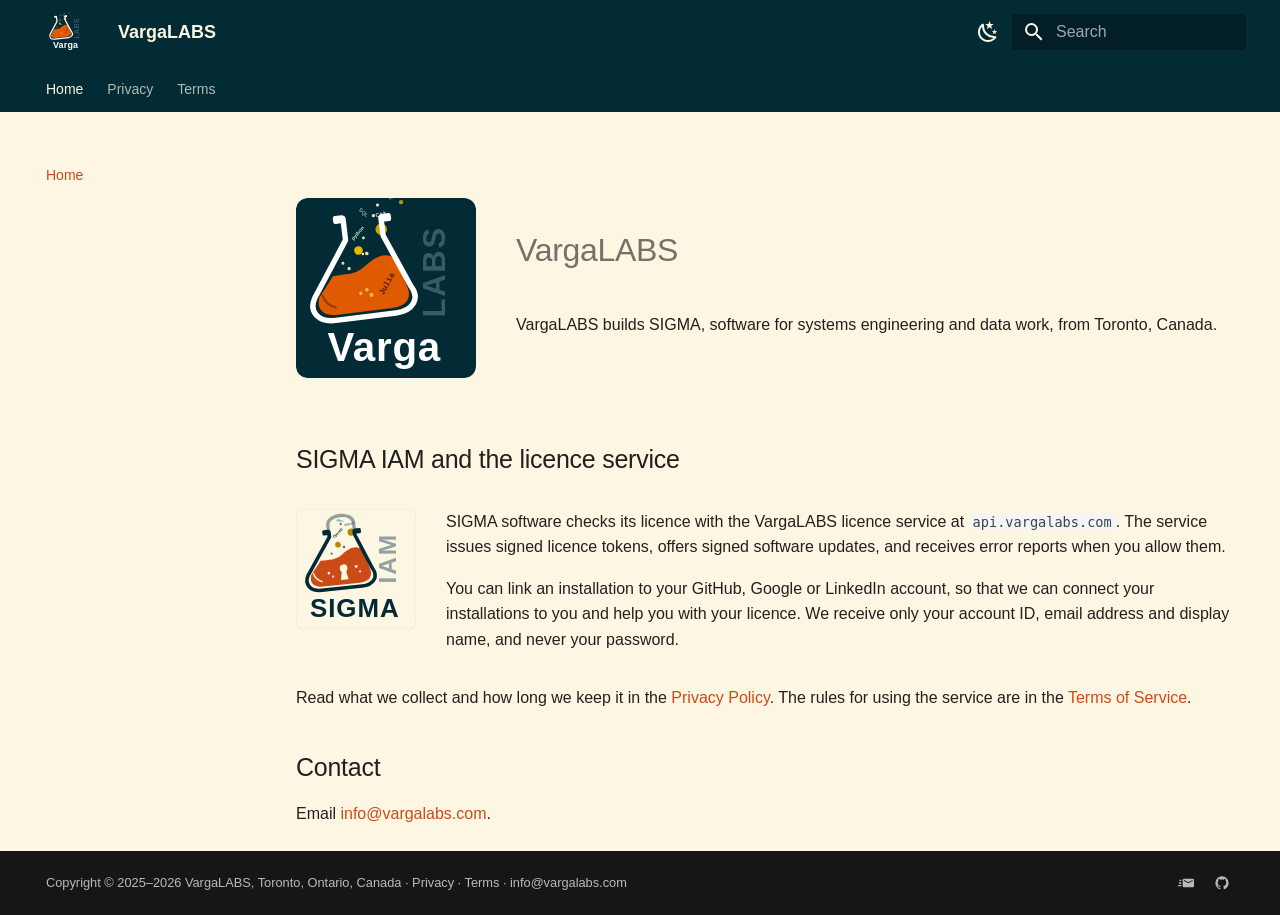
<file: index.html>
<!doctype html>
<html lang="en" class="no-js">
  <head>
    
      <meta charset="utf-8">
      <meta name="viewport" content="width=device-width,initial-scale=1">
      
        <meta name="description" content="SIGMA software and licence service by VargaLABS, Toronto, Canada">
      
      
        <meta name="author" content="VargaLABS">
      
      
        <link rel="canonical" href="https://vargalabs.com/">
      
      
      
        <link rel="next" href="privacy/">
      
      
      <link rel="icon" href="assets/favicon.png">
      <meta name="generator" content="mkdocs-1.6.1, mkdocs-material-9.6.18">
    
    
      
        <title>VargaLABS - VargaLABS</title>
      
    
    
      <link rel="stylesheet" href="assets/stylesheets/main.7e37652d.min.css">
      
        
        <link rel="stylesheet" href="assets/stylesheets/palette.06af60db.min.css">
      
      


    
    
      
    
    
      
    
    
      <link rel="stylesheet" href="styles/site.css">
    
    <script>__md_scope=new URL(".",location),__md_hash=e=>[...e].reduce(((e,_)=>(e<<5)-e+_.charCodeAt(0)),0),__md_get=(e,_=localStorage,t=__md_scope)=>JSON.parse(_.getItem(t.pathname+"."+e)),__md_set=(e,_,t=localStorage,a=__md_scope)=>{try{t.setItem(a.pathname+"."+e,JSON.stringify(_))}catch(e){}}</script>
    
      

    
    
    
  </head>
  
  
    
    
      
    
    
    
    
    <body dir="ltr" data-md-color-scheme="default" data-md-color-primary="custom" data-md-color-accent="custom">
  
    
    <input class="md-toggle" data-md-toggle="drawer" type="checkbox" id="__drawer" autocomplete="off">
    <input class="md-toggle" data-md-toggle="search" type="checkbox" id="__search" autocomplete="off">
    <label class="md-overlay" for="__drawer"></label>
    <div data-md-component="skip">
      
        
        <a href="#vargalabs" class="md-skip">
          Skip to content
        </a>
      
    </div>
    <div data-md-component="announce">
      
    </div>
    
    
      

<header class="md-header" data-md-component="header">
  <nav class="md-header__inner md-grid" aria-label="Header">
    <a href="." title="VargaLABS" class="md-header__button md-logo" aria-label="VargaLABS" data-md-component="logo">
      
  <img src="assets/vargalabs.svg" alt="logo">

    </a>
    <label class="md-header__button md-icon" for="__drawer">
      
      <svg xmlns="http://www.w3.org/2000/svg" viewBox="0 0 24 24"><path d="M3 6h18v2H3zm0 5h18v2H3zm0 5h18v2H3z"/></svg>
    </label>
    <div class="md-header__title" data-md-component="header-title">
      <div class="md-header__ellipsis">
        <div class="md-header__topic">
          <span class="md-ellipsis">
            VargaLABS
          </span>
        </div>
        <div class="md-header__topic" data-md-component="header-topic">
          <span class="md-ellipsis">
            
              VargaLABS
            
          </span>
        </div>
      </div>
    </div>
    
      
        <form class="md-header__option" data-md-component="palette">
  
    
    
    
    <input class="md-option" data-md-color-media="" data-md-color-scheme="default" data-md-color-primary="custom" data-md-color-accent="custom"  aria-label="Switch to dark mode"  type="radio" name="__palette" id="__palette_0">
    
      <label class="md-header__button md-icon" title="Switch to dark mode" for="__palette_1" hidden>
        <svg xmlns="http://www.w3.org/2000/svg" viewBox="0 0 24 24"><path d="m17.75 4.09-2.53 1.94.91 3.06-2.63-1.81-2.63 1.81.91-3.06-2.53-1.94L12.44 4l1.06-3 1.06 3zm3.5 6.91-1.64 1.25.59 1.98-1.7-1.17-1.7 1.17.59-1.98L15.75 11l2.06-.05L18.5 9l.69 1.95zm-2.28 4.95c.83-.08 1.72 1.1 1.19 1.85-.32.45-.66.87-1.08 1.27C15.17 23 8.84 23 4.94 19.07c-3.91-3.9-3.91-10.24 0-14.14.4-.4.82-.76 1.27-1.08.75-.53 1.93.36 1.85 1.19-.27 2.86.69 5.83 2.89 8.02a9.96 9.96 0 0 0 8.02 2.89m-1.64 2.02a12.08 12.08 0 0 1-7.8-3.47c-2.17-2.19-3.33-5-3.49-7.82-2.81 3.14-2.7 7.96.31 10.98 3.02 3.01 7.84 3.12 10.98.31"/></svg>
      </label>
    
  
    
    
    
    <input class="md-option" data-md-color-media="" data-md-color-scheme="slate" data-md-color-primary="custom" data-md-color-accent="custom"  aria-label="Switch to light mode"  type="radio" name="__palette" id="__palette_1">
    
      <label class="md-header__button md-icon" title="Switch to light mode" for="__palette_0" hidden>
        <svg xmlns="http://www.w3.org/2000/svg" viewBox="0 0 24 24"><path d="M12 7a5 5 0 0 1 5 5 5 5 0 0 1-5 5 5 5 0 0 1-5-5 5 5 0 0 1 5-5m0 2a3 3 0 0 0-3 3 3 3 0 0 0 3 3 3 3 0 0 0 3-3 3 3 0 0 0-3-3m0-7 2.39 3.42C13.65 5.15 12.84 5 12 5s-1.65.15-2.39.42zM3.34 7l4.16-.35A7.2 7.2 0 0 0 5.94 8.5c-.44.74-.69 1.5-.83 2.29zm.02 10 1.76-3.77a7.131 7.131 0 0 0 2.38 4.14zM20.65 7l-1.77 3.79a7.02 7.02 0 0 0-2.38-4.15zm-.01 10-4.14.36c.59-.51 1.12-1.14 1.54-1.86.42-.73.69-1.5.83-2.29zM12 22l-2.41-3.44c.74.27 1.55.44 2.41.44.82 0 1.63-.17 2.37-.44z"/></svg>
      </label>
    
  
</form>
      
    
    
      <script>var palette=__md_get("__palette");if(palette&&palette.color){if("(prefers-color-scheme)"===palette.color.media){var media=matchMedia("(prefers-color-scheme: light)"),input=document.querySelector(media.matches?"[data-md-color-media='(prefers-color-scheme: light)']":"[data-md-color-media='(prefers-color-scheme: dark)']");palette.color.media=input.getAttribute("data-md-color-media"),palette.color.scheme=input.getAttribute("data-md-color-scheme"),palette.color.primary=input.getAttribute("data-md-color-primary"),palette.color.accent=input.getAttribute("data-md-color-accent")}for(var[key,value]of Object.entries(palette.color))document.body.setAttribute("data-md-color-"+key,value)}</script>
    
    
    
      
      
        <label class="md-header__button md-icon" for="__search">
          
          <svg xmlns="http://www.w3.org/2000/svg" viewBox="0 0 24 24"><path d="M9.5 3A6.5 6.5 0 0 1 16 9.5c0 1.61-.59 3.09-1.56 4.23l.27.27h.79l5 5-1.5 1.5-5-5v-.79l-.27-.27A6.52 6.52 0 0 1 9.5 16 6.5 6.5 0 0 1 3 9.5 6.5 6.5 0 0 1 9.5 3m0 2C7 5 5 7 5 9.5S7 14 9.5 14 14 12 14 9.5 12 5 9.5 5"/></svg>
        </label>
        <div class="md-search" data-md-component="search" role="dialog">
  <label class="md-search__overlay" for="__search"></label>
  <div class="md-search__inner" role="search">
    <form class="md-search__form" name="search">
      <input type="text" class="md-search__input" name="query" aria-label="Search" placeholder="Search" autocapitalize="off" autocorrect="off" autocomplete="off" spellcheck="false" data-md-component="search-query" required>
      <label class="md-search__icon md-icon" for="__search">
        
        <svg xmlns="http://www.w3.org/2000/svg" viewBox="0 0 24 24"><path d="M9.5 3A6.5 6.5 0 0 1 16 9.5c0 1.61-.59 3.09-1.56 4.23l.27.27h.79l5 5-1.5 1.5-5-5v-.79l-.27-.27A6.52 6.52 0 0 1 9.5 16 6.5 6.5 0 0 1 3 9.5 6.5 6.5 0 0 1 9.5 3m0 2C7 5 5 7 5 9.5S7 14 9.5 14 14 12 14 9.5 12 5 9.5 5"/></svg>
        
        <svg xmlns="http://www.w3.org/2000/svg" viewBox="0 0 24 24"><path d="M20 11v2H8l5.5 5.5-1.42 1.42L4.16 12l7.92-7.92L13.5 5.5 8 11z"/></svg>
      </label>
      <nav class="md-search__options" aria-label="Search">
        
        <button type="reset" class="md-search__icon md-icon" title="Clear" aria-label="Clear" tabindex="-1">
          
          <svg xmlns="http://www.w3.org/2000/svg" viewBox="0 0 24 24"><path d="M19 6.41 17.59 5 12 10.59 6.41 5 5 6.41 10.59 12 5 17.59 6.41 19 12 13.41 17.59 19 19 17.59 13.41 12z"/></svg>
        </button>
      </nav>
      
    </form>
    <div class="md-search__output">
      <div class="md-search__scrollwrap" tabindex="0" data-md-scrollfix>
        <div class="md-search-result" data-md-component="search-result">
          <div class="md-search-result__meta">
            Initializing search
          </div>
          <ol class="md-search-result__list" role="presentation"></ol>
        </div>
      </div>
    </div>
  </div>
</div>
      
    
    
  </nav>
  
</header>
    
    <div class="md-container" data-md-component="container">
      
      
        
          
            
<nav class="md-tabs" aria-label="Tabs" data-md-component="tabs">
  <div class="md-grid">
    <ul class="md-tabs__list">
      
        
  
  
  
    
  
  
    <li class="md-tabs__item md-tabs__item--active">
      <a href="." class="md-tabs__link">
        
  
  
    
  
  Home

      </a>
    </li>
  

      
        
  
  
  
  
    <li class="md-tabs__item">
      <a href="privacy/" class="md-tabs__link">
        
  
  
    
  
  Privacy

      </a>
    </li>
  

      
        
  
  
  
  
    <li class="md-tabs__item">
      <a href="terms/" class="md-tabs__link">
        
  
  
    
  
  Terms

      </a>
    </li>
  

      
    </ul>
  </div>
</nav>
          
        
      
      <main class="md-main" data-md-component="main">
        <div class="md-main__inner md-grid">
          
            
              
                
              
              <div class="md-sidebar md-sidebar--primary" data-md-component="sidebar" data-md-type="navigation" >
                <div class="md-sidebar__scrollwrap">
                  <div class="md-sidebar__inner">
                    


  


<nav class="md-nav md-nav--primary md-nav--lifted" aria-label="Navigation" data-md-level="0">
  <label class="md-nav__title" for="__drawer">
    <a href="." title="VargaLABS" class="md-nav__button md-logo" aria-label="VargaLABS" data-md-component="logo">
      
  <img src="assets/vargalabs.svg" alt="logo">

    </a>
    VargaLABS
  </label>
  
  <ul class="md-nav__list" data-md-scrollfix>
    
      
      
  
  
    
  
  
  
    <li class="md-nav__item md-nav__item--active">
      
      <input class="md-nav__toggle md-toggle" type="checkbox" id="__toc">
      
      
        
      
      
        <label class="md-nav__link md-nav__link--active" for="__toc">
          
  
  
  <span class="md-ellipsis">
    Home
    
  </span>
  

          <span class="md-nav__icon md-icon"></span>
        </label>
      
      <a href="." class="md-nav__link md-nav__link--active">
        
  
  
  <span class="md-ellipsis">
    Home
    
  </span>
  

      </a>
      
        

<nav class="md-nav md-nav--secondary" aria-label="Table of contents">
  
  
  
    
  
  
    <label class="md-nav__title" for="__toc">
      <span class="md-nav__icon md-icon"></span>
      Table of contents
    </label>
    <ul class="md-nav__list" data-md-component="toc" data-md-scrollfix>
      
        <li class="md-nav__item">
  <a href="#sigma-iam-and-the-licence-service" class="md-nav__link">
    <span class="md-ellipsis">
      SIGMA IAM and the licence service
    </span>
  </a>
  
</li>
      
        <li class="md-nav__item">
  <a href="#contact" class="md-nav__link">
    <span class="md-ellipsis">
      Contact
    </span>
  </a>
  
</li>
      
    </ul>
  
</nav>
      
    </li>
  

    
      
      
  
  
  
  
    <li class="md-nav__item">
      <a href="privacy/" class="md-nav__link">
        
  
  
  <span class="md-ellipsis">
    Privacy
    
  </span>
  

      </a>
    </li>
  

    
      
      
  
  
  
  
    <li class="md-nav__item">
      <a href="terms/" class="md-nav__link">
        
  
  
  <span class="md-ellipsis">
    Terms
    
  </span>
  

      </a>
    </li>
  

    
  </ul>
</nav>
                  </div>
                </div>
              </div>
            
            
              
                
              
              <div class="md-sidebar md-sidebar--secondary" data-md-component="sidebar" data-md-type="toc" hidden>
                <div class="md-sidebar__scrollwrap">
                  <div class="md-sidebar__inner">
                    

<nav class="md-nav md-nav--secondary" aria-label="Table of contents">
  
  
  
    
  
  
    <label class="md-nav__title" for="__toc">
      <span class="md-nav__icon md-icon"></span>
      Table of contents
    </label>
    <ul class="md-nav__list" data-md-component="toc" data-md-scrollfix>
      
        <li class="md-nav__item">
  <a href="#sigma-iam-and-the-licence-service" class="md-nav__link">
    <span class="md-ellipsis">
      SIGMA IAM and the licence service
    </span>
  </a>
  
</li>
      
        <li class="md-nav__item">
  <a href="#contact" class="md-nav__link">
    <span class="md-ellipsis">
      Contact
    </span>
  </a>
  
</li>
      
    </ul>
  
</nav>
                  </div>
                </div>
              </div>
            
          
          
            <div class="md-content" data-md-component="content">
              <article class="md-content__inner md-typeset">
                
                  
  




<div class="hero">
<p><img alt="VargaLABS logo" src="assets/vargalabs.svg" /></p>
<div>
<h1 id="vargalabs">VargaLABS</h1>
<p>VargaLABS builds SIGMA, software for systems engineering and data work, from Toronto, Canada.</p>
</div>
</div>
<h2 id="sigma-iam-and-the-licence-service">SIGMA IAM and the licence service</h2>
<div class="product">
<p><img alt="SIGMA IAM logo" class="logo-light" src="assets/sigma-iam-light.svg" />
<img alt="SIGMA IAM logo" class="logo-dark" src="assets/sigma-iam-dark.svg" /></p>
<div>
<p>SIGMA software checks its licence with the VargaLABS licence service at <code>api.vargalabs.com</code>. The service issues
signed licence tokens, offers signed software updates, and receives error reports when you allow them.</p>
<p>You can link an installation to your GitHub, Google or LinkedIn account, so that we can connect your installations
to you and help you with your licence. We receive only your account ID, email address and display name, and never your password.</p>
</div>
</div>
<p>Read what we collect and how long we keep it in the <a href="privacy/">Privacy Policy</a>. The rules for using
the service are in the <a href="terms/">Terms of Service</a>.</p>
<h2 id="contact">Contact</h2>
<p>Email <a href="mailto:info@vargalabs.com">info@vargalabs.com</a>.</p>







  
  




  



                
              </article>
            </div>
          
          
<script>var target=document.getElementById(location.hash.slice(1));target&&target.name&&(target.checked=target.name.startsWith("__tabbed_"))</script>
        </div>
        
      </main>
      
        <footer class="md-footer">
  
  <div class="md-footer-meta md-typeset">
    <div class="md-footer-meta__inner md-grid">
      <div class="md-copyright">
  
    <div class="md-copyright__highlight">
      Copyright &copy; 2025&ndash;2026 VargaLABS, Toronto, Ontario, Canada &middot; <a href="/privacy/">Privacy</a> &middot; <a href="/terms/">Terms</a> &middot; <a href="mailto:info@vargalabs.com">info@vargalabs.com</a>
    </div>
  
  
</div>
      
        
<div class="md-social">
  
    
    
    
    
    <a href="mailto:info@vargalabs.com" target="_blank" rel="noopener" title="" class="md-social__link">
      <svg xmlns="http://www.w3.org/2000/svg" viewBox="0 0 24 24"><path d="M22 5.5H9c-1.1 0-2 .9-2 2v9a2 2 0 0 0 2 2h13c1.11 0 2-.89 2-2v-9a2 2 0 0 0-2-2m0 3.67-6.5 3.33L9 9.17V7.5l6.5 3.31L22 7.5zM5 16.5c0 .17.03.33.05.5H1c-.552 0-1-.45-1-1s.448-1 1-1h4zM3 7h2.05c-.02.17-.05.33-.05.5V9H3c-.55 0-1-.45-1-1s.45-1 1-1m-2 5c0-.55.45-1 1-1h3v2H2c-.55 0-1-.45-1-1"/></svg>
    </a>
  
    
    
    
    
      
      
    
    <a href="https://github.com/vargalabs" target="_blank" rel="noopener" title="github.com" class="md-social__link">
      <svg xmlns="http://www.w3.org/2000/svg" viewBox="0 0 24 24"><path d="M12 2A10 10 0 0 0 2 12c0 4.42 2.87 8.17 6.84 9.5.5.08.66-.23.66-.5v-1.69c-2.77.6-3.36-1.34-3.36-1.34-.46-1.16-1.11-1.47-1.11-1.47-.91-.62.07-.6.07-.6 1 .07 1.53 1.03 1.53 1.03.87 1.52 2.34 1.07 2.91.83.09-.65.35-1.09.63-1.34-2.22-.25-4.55-1.11-4.55-4.92 0-1.11.38-2 1.03-2.71-.1-.25-.45-1.29.1-2.64 0 0 .84-.27 2.75 1.02.79-.22 1.65-.33 2.5-.33s1.71.11 2.5.33c1.91-1.29 2.75-1.02 2.75-1.02.55 1.35.2 2.39.1 2.64.65.71 1.03 1.6 1.03 2.71 0 3.82-2.34 4.66-4.57 4.91.36.31.69.92.69 1.85V21c0 .27.16.59.67.5C19.14 20.16 22 16.42 22 12A10 10 0 0 0 12 2"/></svg>
    </a>
  
</div>
      
    </div>
  </div>
</footer>
      
    </div>
    <div class="md-dialog" data-md-component="dialog">
      <div class="md-dialog__inner md-typeset"></div>
    </div>
    
    
    
      
      <script id="__config" type="application/json">{"base": ".", "features": ["navigation.tabs"], "search": "assets/javascripts/workers/search.973d3a69.min.js", "tags": null, "translations": {"clipboard.copied": "Copied to clipboard", "clipboard.copy": "Copy to clipboard", "search.result.more.one": "1 more on this page", "search.result.more.other": "# more on this page", "search.result.none": "No matching documents", "search.result.one": "1 matching document", "search.result.other": "# matching documents", "search.result.placeholder": "Type to start searching", "search.result.term.missing": "Missing", "select.version": "Select version"}, "version": null}</script>
    
    
      <script src="assets/javascripts/bundle.92b07e13.min.js"></script>
      
    
  </body>
</html>
</file>
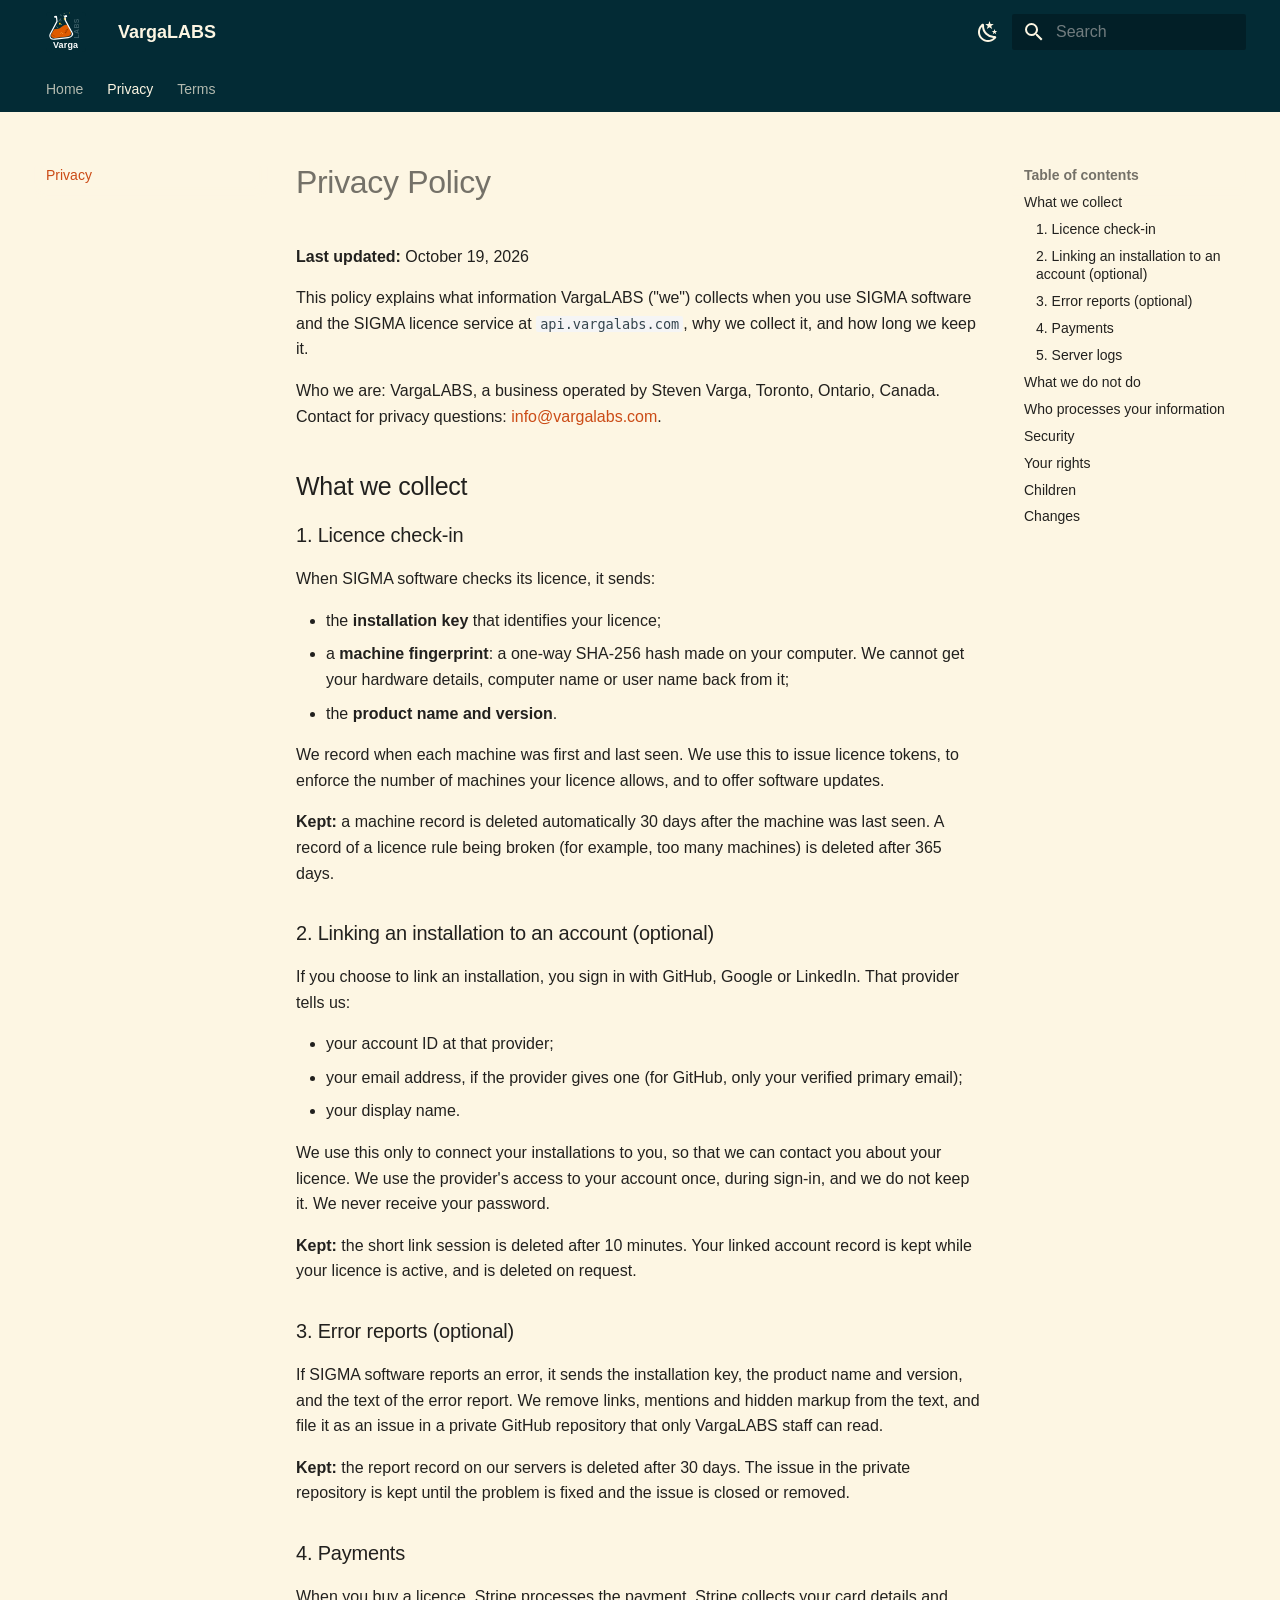
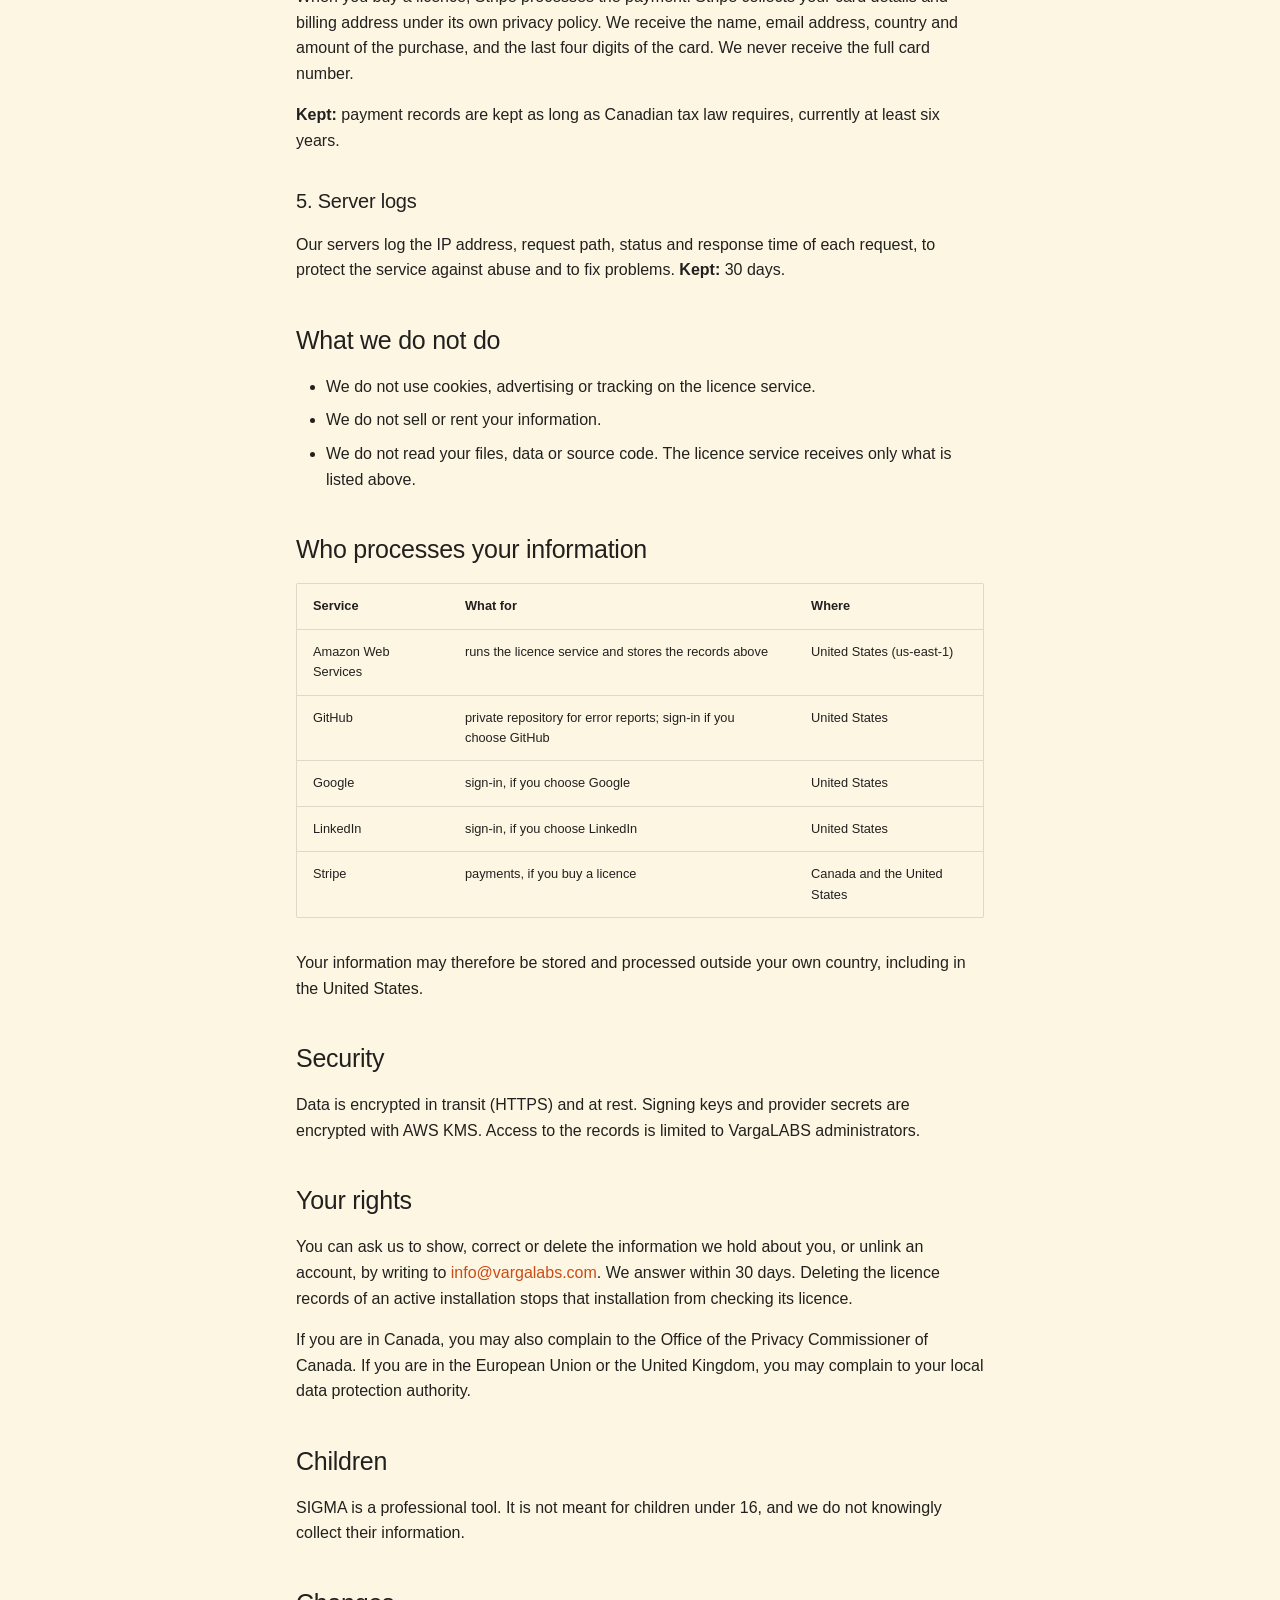
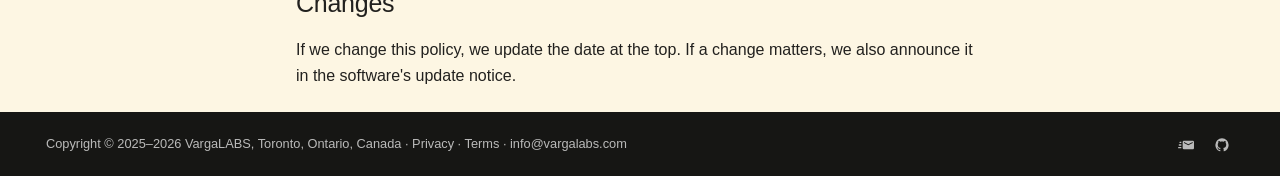
<file: privacy/index.html>
<!doctype html>
<html lang="en" class="no-js">
  <head>
    
      <meta charset="utf-8">
      <meta name="viewport" content="width=device-width,initial-scale=1">
      
        <meta name="description" content="SIGMA software and licence service by VargaLABS, Toronto, Canada">
      
      
        <meta name="author" content="VargaLABS">
      
      
        <link rel="canonical" href="https://vargalabs.com/privacy/">
      
      
        <link rel="prev" href="..">
      
      
        <link rel="next" href="../terms/">
      
      
      <link rel="icon" href="../assets/favicon.png">
      <meta name="generator" content="mkdocs-1.6.1, mkdocs-material-9.6.18">
    
    
      
        <title>Privacy - VargaLABS</title>
      
    
    
      <link rel="stylesheet" href="../assets/stylesheets/main.7e37652d.min.css">
      
        
        <link rel="stylesheet" href="../assets/stylesheets/palette.06af60db.min.css">
      
      


    
    
      
    
    
      
    
    
      <link rel="stylesheet" href="../styles/site.css">
    
    <script>__md_scope=new URL("..",location),__md_hash=e=>[...e].reduce(((e,_)=>(e<<5)-e+_.charCodeAt(0)),0),__md_get=(e,_=localStorage,t=__md_scope)=>JSON.parse(_.getItem(t.pathname+"."+e)),__md_set=(e,_,t=localStorage,a=__md_scope)=>{try{t.setItem(a.pathname+"."+e,JSON.stringify(_))}catch(e){}}</script>
    
      

    
    
    
  </head>
  
  
    
    
      
    
    
    
    
    <body dir="ltr" data-md-color-scheme="default" data-md-color-primary="custom" data-md-color-accent="custom">
  
    
    <input class="md-toggle" data-md-toggle="drawer" type="checkbox" id="__drawer" autocomplete="off">
    <input class="md-toggle" data-md-toggle="search" type="checkbox" id="__search" autocomplete="off">
    <label class="md-overlay" for="__drawer"></label>
    <div data-md-component="skip">
      
        
        <a href="#privacy-policy" class="md-skip">
          Skip to content
        </a>
      
    </div>
    <div data-md-component="announce">
      
    </div>
    
    
      

<header class="md-header" data-md-component="header">
  <nav class="md-header__inner md-grid" aria-label="Header">
    <a href=".." title="VargaLABS" class="md-header__button md-logo" aria-label="VargaLABS" data-md-component="logo">
      
  <img src="../assets/vargalabs.svg" alt="logo">

    </a>
    <label class="md-header__button md-icon" for="__drawer">
      
      <svg xmlns="http://www.w3.org/2000/svg" viewBox="0 0 24 24"><path d="M3 6h18v2H3zm0 5h18v2H3zm0 5h18v2H3z"/></svg>
    </label>
    <div class="md-header__title" data-md-component="header-title">
      <div class="md-header__ellipsis">
        <div class="md-header__topic">
          <span class="md-ellipsis">
            VargaLABS
          </span>
        </div>
        <div class="md-header__topic" data-md-component="header-topic">
          <span class="md-ellipsis">
            
              Privacy
            
          </span>
        </div>
      </div>
    </div>
    
      
        <form class="md-header__option" data-md-component="palette">
  
    
    
    
    <input class="md-option" data-md-color-media="" data-md-color-scheme="default" data-md-color-primary="custom" data-md-color-accent="custom"  aria-label="Switch to dark mode"  type="radio" name="__palette" id="__palette_0">
    
      <label class="md-header__button md-icon" title="Switch to dark mode" for="__palette_1" hidden>
        <svg xmlns="http://www.w3.org/2000/svg" viewBox="0 0 24 24"><path d="m17.75 4.09-2.53 1.94.91 3.06-2.63-1.81-2.63 1.81.91-3.06-2.53-1.94L12.44 4l1.06-3 1.06 3zm3.5 6.91-1.64 1.25.59 1.98-1.7-1.17-1.7 1.17.59-1.98L15.75 11l2.06-.05L18.5 9l.69 1.95zm-2.28 4.95c.83-.08 1.72 1.1 1.19 1.85-.32.45-.66.87-1.08 1.27C15.17 23 8.84 23 4.94 19.07c-3.91-3.9-3.91-10.24 0-14.14.4-.4.82-.76 1.27-1.08.75-.53 1.93.36 1.85 1.19-.27 2.86.69 5.83 2.89 8.02a9.96 9.96 0 0 0 8.02 2.89m-1.64 2.02a12.08 12.08 0 0 1-7.8-3.47c-2.17-2.19-3.33-5-3.49-7.82-2.81 3.14-2.7 7.96.31 10.98 3.02 3.01 7.84 3.12 10.98.31"/></svg>
      </label>
    
  
    
    
    
    <input class="md-option" data-md-color-media="" data-md-color-scheme="slate" data-md-color-primary="custom" data-md-color-accent="custom"  aria-label="Switch to light mode"  type="radio" name="__palette" id="__palette_1">
    
      <label class="md-header__button md-icon" title="Switch to light mode" for="__palette_0" hidden>
        <svg xmlns="http://www.w3.org/2000/svg" viewBox="0 0 24 24"><path d="M12 7a5 5 0 0 1 5 5 5 5 0 0 1-5 5 5 5 0 0 1-5-5 5 5 0 0 1 5-5m0 2a3 3 0 0 0-3 3 3 3 0 0 0 3 3 3 3 0 0 0 3-3 3 3 0 0 0-3-3m0-7 2.39 3.42C13.65 5.15 12.84 5 12 5s-1.65.15-2.39.42zM3.34 7l4.16-.35A7.2 7.2 0 0 0 5.94 8.5c-.44.74-.69 1.5-.83 2.29zm.02 10 1.76-3.77a7.131 7.131 0 0 0 2.38 4.14zM20.65 7l-1.77 3.79a7.02 7.02 0 0 0-2.38-4.15zm-.01 10-4.14.36c.59-.51 1.12-1.14 1.54-1.86.42-.73.69-1.5.83-2.29zM12 22l-2.41-3.44c.74.27 1.55.44 2.41.44.82 0 1.63-.17 2.37-.44z"/></svg>
      </label>
    
  
</form>
      
    
    
      <script>var palette=__md_get("__palette");if(palette&&palette.color){if("(prefers-color-scheme)"===palette.color.media){var media=matchMedia("(prefers-color-scheme: light)"),input=document.querySelector(media.matches?"[data-md-color-media='(prefers-color-scheme: light)']":"[data-md-color-media='(prefers-color-scheme: dark)']");palette.color.media=input.getAttribute("data-md-color-media"),palette.color.scheme=input.getAttribute("data-md-color-scheme"),palette.color.primary=input.getAttribute("data-md-color-primary"),palette.color.accent=input.getAttribute("data-md-color-accent")}for(var[key,value]of Object.entries(palette.color))document.body.setAttribute("data-md-color-"+key,value)}</script>
    
    
    
      
      
        <label class="md-header__button md-icon" for="__search">
          
          <svg xmlns="http://www.w3.org/2000/svg" viewBox="0 0 24 24"><path d="M9.5 3A6.5 6.5 0 0 1 16 9.5c0 1.61-.59 3.09-1.56 4.23l.27.27h.79l5 5-1.5 1.5-5-5v-.79l-.27-.27A6.52 6.52 0 0 1 9.5 16 6.5 6.5 0 0 1 3 9.5 6.5 6.5 0 0 1 9.5 3m0 2C7 5 5 7 5 9.5S7 14 9.5 14 14 12 14 9.5 12 5 9.5 5"/></svg>
        </label>
        <div class="md-search" data-md-component="search" role="dialog">
  <label class="md-search__overlay" for="__search"></label>
  <div class="md-search__inner" role="search">
    <form class="md-search__form" name="search">
      <input type="text" class="md-search__input" name="query" aria-label="Search" placeholder="Search" autocapitalize="off" autocorrect="off" autocomplete="off" spellcheck="false" data-md-component="search-query" required>
      <label class="md-search__icon md-icon" for="__search">
        
        <svg xmlns="http://www.w3.org/2000/svg" viewBox="0 0 24 24"><path d="M9.5 3A6.5 6.5 0 0 1 16 9.5c0 1.61-.59 3.09-1.56 4.23l.27.27h.79l5 5-1.5 1.5-5-5v-.79l-.27-.27A6.52 6.52 0 0 1 9.5 16 6.5 6.5 0 0 1 3 9.5 6.5 6.5 0 0 1 9.5 3m0 2C7 5 5 7 5 9.5S7 14 9.5 14 14 12 14 9.5 12 5 9.5 5"/></svg>
        
        <svg xmlns="http://www.w3.org/2000/svg" viewBox="0 0 24 24"><path d="M20 11v2H8l5.5 5.5-1.42 1.42L4.16 12l7.92-7.92L13.5 5.5 8 11z"/></svg>
      </label>
      <nav class="md-search__options" aria-label="Search">
        
        <button type="reset" class="md-search__icon md-icon" title="Clear" aria-label="Clear" tabindex="-1">
          
          <svg xmlns="http://www.w3.org/2000/svg" viewBox="0 0 24 24"><path d="M19 6.41 17.59 5 12 10.59 6.41 5 5 6.41 10.59 12 5 17.59 6.41 19 12 13.41 17.59 19 19 17.59 13.41 12z"/></svg>
        </button>
      </nav>
      
    </form>
    <div class="md-search__output">
      <div class="md-search__scrollwrap" tabindex="0" data-md-scrollfix>
        <div class="md-search-result" data-md-component="search-result">
          <div class="md-search-result__meta">
            Initializing search
          </div>
          <ol class="md-search-result__list" role="presentation"></ol>
        </div>
      </div>
    </div>
  </div>
</div>
      
    
    
  </nav>
  
</header>
    
    <div class="md-container" data-md-component="container">
      
      
        
          
            
<nav class="md-tabs" aria-label="Tabs" data-md-component="tabs">
  <div class="md-grid">
    <ul class="md-tabs__list">
      
        
  
  
  
  
    <li class="md-tabs__item">
      <a href=".." class="md-tabs__link">
        
  
  
    
  
  Home

      </a>
    </li>
  

      
        
  
  
  
    
  
  
    <li class="md-tabs__item md-tabs__item--active">
      <a href="./" class="md-tabs__link">
        
  
  
    
  
  Privacy

      </a>
    </li>
  

      
        
  
  
  
  
    <li class="md-tabs__item">
      <a href="../terms/" class="md-tabs__link">
        
  
  
    
  
  Terms

      </a>
    </li>
  

      
    </ul>
  </div>
</nav>
          
        
      
      <main class="md-main" data-md-component="main">
        <div class="md-main__inner md-grid">
          
            
              
              <div class="md-sidebar md-sidebar--primary" data-md-component="sidebar" data-md-type="navigation" >
                <div class="md-sidebar__scrollwrap">
                  <div class="md-sidebar__inner">
                    


  


<nav class="md-nav md-nav--primary md-nav--lifted" aria-label="Navigation" data-md-level="0">
  <label class="md-nav__title" for="__drawer">
    <a href=".." title="VargaLABS" class="md-nav__button md-logo" aria-label="VargaLABS" data-md-component="logo">
      
  <img src="../assets/vargalabs.svg" alt="logo">

    </a>
    VargaLABS
  </label>
  
  <ul class="md-nav__list" data-md-scrollfix>
    
      
      
  
  
  
  
    <li class="md-nav__item">
      <a href=".." class="md-nav__link">
        
  
  
  <span class="md-ellipsis">
    Home
    
  </span>
  

      </a>
    </li>
  

    
      
      
  
  
    
  
  
  
    <li class="md-nav__item md-nav__item--active">
      
      <input class="md-nav__toggle md-toggle" type="checkbox" id="__toc">
      
      
        
      
      
        <label class="md-nav__link md-nav__link--active" for="__toc">
          
  
  
  <span class="md-ellipsis">
    Privacy
    
  </span>
  

          <span class="md-nav__icon md-icon"></span>
        </label>
      
      <a href="./" class="md-nav__link md-nav__link--active">
        
  
  
  <span class="md-ellipsis">
    Privacy
    
  </span>
  

      </a>
      
        

<nav class="md-nav md-nav--secondary" aria-label="Table of contents">
  
  
  
    
  
  
    <label class="md-nav__title" for="__toc">
      <span class="md-nav__icon md-icon"></span>
      Table of contents
    </label>
    <ul class="md-nav__list" data-md-component="toc" data-md-scrollfix>
      
        <li class="md-nav__item">
  <a href="#what-we-collect" class="md-nav__link">
    <span class="md-ellipsis">
      What we collect
    </span>
  </a>
  
    <nav class="md-nav" aria-label="What we collect">
      <ul class="md-nav__list">
        
          <li class="md-nav__item">
  <a href="#1-licence-check-in" class="md-nav__link">
    <span class="md-ellipsis">
      1. Licence check-in
    </span>
  </a>
  
</li>
        
          <li class="md-nav__item">
  <a href="#2-linking-an-installation-to-an-account-optional" class="md-nav__link">
    <span class="md-ellipsis">
      2. Linking an installation to an account (optional)
    </span>
  </a>
  
</li>
        
          <li class="md-nav__item">
  <a href="#3-error-reports-optional" class="md-nav__link">
    <span class="md-ellipsis">
      3. Error reports (optional)
    </span>
  </a>
  
</li>
        
          <li class="md-nav__item">
  <a href="#4-payments" class="md-nav__link">
    <span class="md-ellipsis">
      4. Payments
    </span>
  </a>
  
</li>
        
          <li class="md-nav__item">
  <a href="#5-server-logs" class="md-nav__link">
    <span class="md-ellipsis">
      5. Server logs
    </span>
  </a>
  
</li>
        
      </ul>
    </nav>
  
</li>
      
        <li class="md-nav__item">
  <a href="#what-we-do-not-do" class="md-nav__link">
    <span class="md-ellipsis">
      What we do not do
    </span>
  </a>
  
</li>
      
        <li class="md-nav__item">
  <a href="#who-processes-your-information" class="md-nav__link">
    <span class="md-ellipsis">
      Who processes your information
    </span>
  </a>
  
</li>
      
        <li class="md-nav__item">
  <a href="#security" class="md-nav__link">
    <span class="md-ellipsis">
      Security
    </span>
  </a>
  
</li>
      
        <li class="md-nav__item">
  <a href="#your-rights" class="md-nav__link">
    <span class="md-ellipsis">
      Your rights
    </span>
  </a>
  
</li>
      
        <li class="md-nav__item">
  <a href="#children" class="md-nav__link">
    <span class="md-ellipsis">
      Children
    </span>
  </a>
  
</li>
      
        <li class="md-nav__item">
  <a href="#changes" class="md-nav__link">
    <span class="md-ellipsis">
      Changes
    </span>
  </a>
  
</li>
      
    </ul>
  
</nav>
      
    </li>
  

    
      
      
  
  
  
  
    <li class="md-nav__item">
      <a href="../terms/" class="md-nav__link">
        
  
  
  <span class="md-ellipsis">
    Terms
    
  </span>
  

      </a>
    </li>
  

    
  </ul>
</nav>
                  </div>
                </div>
              </div>
            
            
              
              <div class="md-sidebar md-sidebar--secondary" data-md-component="sidebar" data-md-type="toc" >
                <div class="md-sidebar__scrollwrap">
                  <div class="md-sidebar__inner">
                    

<nav class="md-nav md-nav--secondary" aria-label="Table of contents">
  
  
  
    
  
  
    <label class="md-nav__title" for="__toc">
      <span class="md-nav__icon md-icon"></span>
      Table of contents
    </label>
    <ul class="md-nav__list" data-md-component="toc" data-md-scrollfix>
      
        <li class="md-nav__item">
  <a href="#what-we-collect" class="md-nav__link">
    <span class="md-ellipsis">
      What we collect
    </span>
  </a>
  
    <nav class="md-nav" aria-label="What we collect">
      <ul class="md-nav__list">
        
          <li class="md-nav__item">
  <a href="#1-licence-check-in" class="md-nav__link">
    <span class="md-ellipsis">
      1. Licence check-in
    </span>
  </a>
  
</li>
        
          <li class="md-nav__item">
  <a href="#2-linking-an-installation-to-an-account-optional" class="md-nav__link">
    <span class="md-ellipsis">
      2. Linking an installation to an account (optional)
    </span>
  </a>
  
</li>
        
          <li class="md-nav__item">
  <a href="#3-error-reports-optional" class="md-nav__link">
    <span class="md-ellipsis">
      3. Error reports (optional)
    </span>
  </a>
  
</li>
        
          <li class="md-nav__item">
  <a href="#4-payments" class="md-nav__link">
    <span class="md-ellipsis">
      4. Payments
    </span>
  </a>
  
</li>
        
          <li class="md-nav__item">
  <a href="#5-server-logs" class="md-nav__link">
    <span class="md-ellipsis">
      5. Server logs
    </span>
  </a>
  
</li>
        
      </ul>
    </nav>
  
</li>
      
        <li class="md-nav__item">
  <a href="#what-we-do-not-do" class="md-nav__link">
    <span class="md-ellipsis">
      What we do not do
    </span>
  </a>
  
</li>
      
        <li class="md-nav__item">
  <a href="#who-processes-your-information" class="md-nav__link">
    <span class="md-ellipsis">
      Who processes your information
    </span>
  </a>
  
</li>
      
        <li class="md-nav__item">
  <a href="#security" class="md-nav__link">
    <span class="md-ellipsis">
      Security
    </span>
  </a>
  
</li>
      
        <li class="md-nav__item">
  <a href="#your-rights" class="md-nav__link">
    <span class="md-ellipsis">
      Your rights
    </span>
  </a>
  
</li>
      
        <li class="md-nav__item">
  <a href="#children" class="md-nav__link">
    <span class="md-ellipsis">
      Children
    </span>
  </a>
  
</li>
      
        <li class="md-nav__item">
  <a href="#changes" class="md-nav__link">
    <span class="md-ellipsis">
      Changes
    </span>
  </a>
  
</li>
      
    </ul>
  
</nav>
                  </div>
                </div>
              </div>
            
          
          
            <div class="md-content" data-md-component="content">
              <article class="md-content__inner md-typeset">
                
                  



<h1 id="privacy-policy">Privacy Policy</h1>
<p><strong>Last updated:</strong> October 19, 2026</p>
<p>This policy explains what information VargaLABS ("we") collects when you use SIGMA software and the SIGMA licence
service at <code>api.vargalabs.com</code>, why we collect it, and how long we keep it.</p>
<p>Who we are: VargaLABS, a business operated by Steven Varga, Toronto, Ontario, Canada.
Contact for privacy questions: <a href="mailto:info@vargalabs.com">info@vargalabs.com</a>.</p>
<h2 id="what-we-collect">What we collect</h2>
<h3 id="1-licence-check-in">1. Licence check-in</h3>
<p>When SIGMA software checks its licence, it sends:</p>
<ul>
<li>the <strong>installation key</strong> that identifies your licence;</li>
<li>a <strong>machine fingerprint</strong>: a one-way SHA-256 hash made on your computer. We cannot get your hardware details,
  computer name or user name back from it;</li>
<li>the <strong>product name and version</strong>.</li>
</ul>
<p>We record when each machine was first and last seen. We use this to issue licence tokens, to enforce the number
of machines your licence allows, and to offer software updates.</p>
<p><strong>Kept:</strong> a machine record is deleted automatically 30 days after the machine was last seen. A record of a
licence rule being broken (for example, too many machines) is deleted after 365 days.</p>
<h3 id="2-linking-an-installation-to-an-account-optional">2. Linking an installation to an account (optional)</h3>
<p>If you choose to link an installation, you sign in with GitHub, Google or LinkedIn. That provider tells us:</p>
<ul>
<li>your account ID at that provider;</li>
<li>your email address, if the provider gives one (for GitHub, only your verified primary email);</li>
<li>your display name.</li>
</ul>
<p>We use this only to connect your installations to you, so that we can contact you about
your licence. We use the provider's access to your account once, during sign-in, and we do not keep it.
We never receive your password.</p>
<p><strong>Kept:</strong> the short link session is deleted after 10 minutes. Your linked account record is kept while your
licence is active, and is deleted on request.</p>
<h3 id="3-error-reports-optional">3. Error reports (optional)</h3>
<p>If SIGMA software reports an error, it sends the installation key, the product name and version, and the text
of the error report. We remove links, mentions and hidden markup from the text, and file it as an issue in a
private GitHub repository that only VargaLABS staff can read.</p>
<p><strong>Kept:</strong> the report record on our servers is deleted after 30 days. The issue in the private repository is kept
until the problem is fixed and the issue is closed or removed.</p>
<h3 id="4-payments">4. Payments</h3>
<p>When you buy a licence, Stripe processes the payment. Stripe collects your card details and billing address under
its own privacy policy. We receive the name, email address, country and amount of the purchase, and the last four
digits of the card. We never receive the full card number.</p>
<p><strong>Kept:</strong> payment records are kept as long as Canadian tax law requires, currently at least six years.</p>
<h3 id="5-server-logs">5. Server logs</h3>
<p>Our servers log the IP address, request path, status and response time of each request, to protect the service
against abuse and to fix problems. <strong>Kept:</strong> 30 days.</p>
<h2 id="what-we-do-not-do">What we do not do</h2>
<ul>
<li>We do not use cookies, advertising or tracking on the licence service.</li>
<li>We do not sell or rent your information.</li>
<li>We do not read your files, data or source code. The licence service receives only what is listed above.</li>
</ul>
<h2 id="who-processes-your-information">Who processes your information</h2>
<table>
<thead>
<tr>
<th>Service</th>
<th>What for</th>
<th>Where</th>
</tr>
</thead>
<tbody>
<tr>
<td>Amazon Web Services</td>
<td>runs the licence service and stores the records above</td>
<td>United States (us-east-1)</td>
</tr>
<tr>
<td>GitHub</td>
<td>private repository for error reports; sign-in if you choose GitHub</td>
<td>United States</td>
</tr>
<tr>
<td>Google</td>
<td>sign-in, if you choose Google</td>
<td>United States</td>
</tr>
<tr>
<td>LinkedIn</td>
<td>sign-in, if you choose LinkedIn</td>
<td>United States</td>
</tr>
<tr>
<td>Stripe</td>
<td>payments, if you buy a licence</td>
<td>Canada and the United States</td>
</tr>
</tbody>
</table>
<p>Your information may therefore be stored and processed outside your own country, including in the United States.</p>
<h2 id="security">Security</h2>
<p>Data is encrypted in transit (HTTPS) and at rest. Signing keys and provider secrets are encrypted with AWS KMS.
Access to the records is limited to VargaLABS administrators.</p>
<h2 id="your-rights">Your rights</h2>
<p>You can ask us to show, correct or delete the information we hold about you, or unlink an account, by writing to
<a href="mailto:info@vargalabs.com">info@vargalabs.com</a>. We answer within 30 days. Deleting the licence records of an active installation stops
that installation from checking its licence.</p>
<p>If you are in Canada, you may also complain to the Office of the Privacy Commissioner of Canada. If you are in the
European Union or the United Kingdom, you may complain to your local data protection authority.</p>
<h2 id="children">Children</h2>
<p>SIGMA is a professional tool. It is not meant for children under 16, and we do not knowingly collect their
information.</p>
<h2 id="changes">Changes</h2>
<p>If we change this policy, we update the date at the top. If a change matters, we also announce it in the
software's update notice.</p>












                
              </article>
            </div>
          
          
<script>var target=document.getElementById(location.hash.slice(1));target&&target.name&&(target.checked=target.name.startsWith("__tabbed_"))</script>
        </div>
        
      </main>
      
        <footer class="md-footer">
  
  <div class="md-footer-meta md-typeset">
    <div class="md-footer-meta__inner md-grid">
      <div class="md-copyright">
  
    <div class="md-copyright__highlight">
      Copyright &copy; 2025&ndash;2026 VargaLABS, Toronto, Ontario, Canada &middot; <a href="/privacy/">Privacy</a> &middot; <a href="/terms/">Terms</a> &middot; <a href="mailto:info@vargalabs.com">info@vargalabs.com</a>
    </div>
  
  
</div>
      
        
<div class="md-social">
  
    
    
    
    
    <a href="mailto:info@vargalabs.com" target="_blank" rel="noopener" title="" class="md-social__link">
      <svg xmlns="http://www.w3.org/2000/svg" viewBox="0 0 24 24"><path d="M22 5.5H9c-1.1 0-2 .9-2 2v9a2 2 0 0 0 2 2h13c1.11 0 2-.89 2-2v-9a2 2 0 0 0-2-2m0 3.67-6.5 3.33L9 9.17V7.5l6.5 3.31L22 7.5zM5 16.5c0 .17.03.33.05.5H1c-.552 0-1-.45-1-1s.448-1 1-1h4zM3 7h2.05c-.02.17-.05.33-.05.5V9H3c-.55 0-1-.45-1-1s.45-1 1-1m-2 5c0-.55.45-1 1-1h3v2H2c-.55 0-1-.45-1-1"/></svg>
    </a>
  
    
    
    
    
      
      
    
    <a href="https://github.com/vargalabs" target="_blank" rel="noopener" title="github.com" class="md-social__link">
      <svg xmlns="http://www.w3.org/2000/svg" viewBox="0 0 24 24"><path d="M12 2A10 10 0 0 0 2 12c0 4.42 2.87 8.17 6.84 9.5.5.08.66-.23.66-.5v-1.69c-2.77.6-3.36-1.34-3.36-1.34-.46-1.16-1.11-1.47-1.11-1.47-.91-.62.07-.6.07-.6 1 .07 1.53 1.03 1.53 1.03.87 1.52 2.34 1.07 2.91.83.09-.65.35-1.09.63-1.34-2.22-.25-4.55-1.11-4.55-4.92 0-1.11.38-2 1.03-2.71-.1-.25-.45-1.29.1-2.64 0 0 .84-.27 2.75 1.02.79-.22 1.65-.33 2.5-.33s1.71.11 2.5.33c1.91-1.29 2.75-1.02 2.75-1.02.55 1.35.2 2.39.1 2.64.65.71 1.03 1.6 1.03 2.71 0 3.82-2.34 4.66-4.57 4.91.36.31.69.92.69 1.85V21c0 .27.16.59.67.5C19.14 20.16 22 16.42 22 12A10 10 0 0 0 12 2"/></svg>
    </a>
  
</div>
      
    </div>
  </div>
</footer>
      
    </div>
    <div class="md-dialog" data-md-component="dialog">
      <div class="md-dialog__inner md-typeset"></div>
    </div>
    
    
    
      
      <script id="__config" type="application/json">{"base": "..", "features": ["navigation.tabs"], "search": "../assets/javascripts/workers/search.973d3a69.min.js", "tags": null, "translations": {"clipboard.copied": "Copied to clipboard", "clipboard.copy": "Copy to clipboard", "search.result.more.one": "1 more on this page", "search.result.more.other": "# more on this page", "search.result.none": "No matching documents", "search.result.one": "1 matching document", "search.result.other": "# matching documents", "search.result.placeholder": "Type to start searching", "search.result.term.missing": "Missing", "select.version": "Select version"}, "version": null}</script>
    
    
      <script src="../assets/javascripts/bundle.92b07e13.min.js"></script>
      
    
  </body>
</html>
</file>
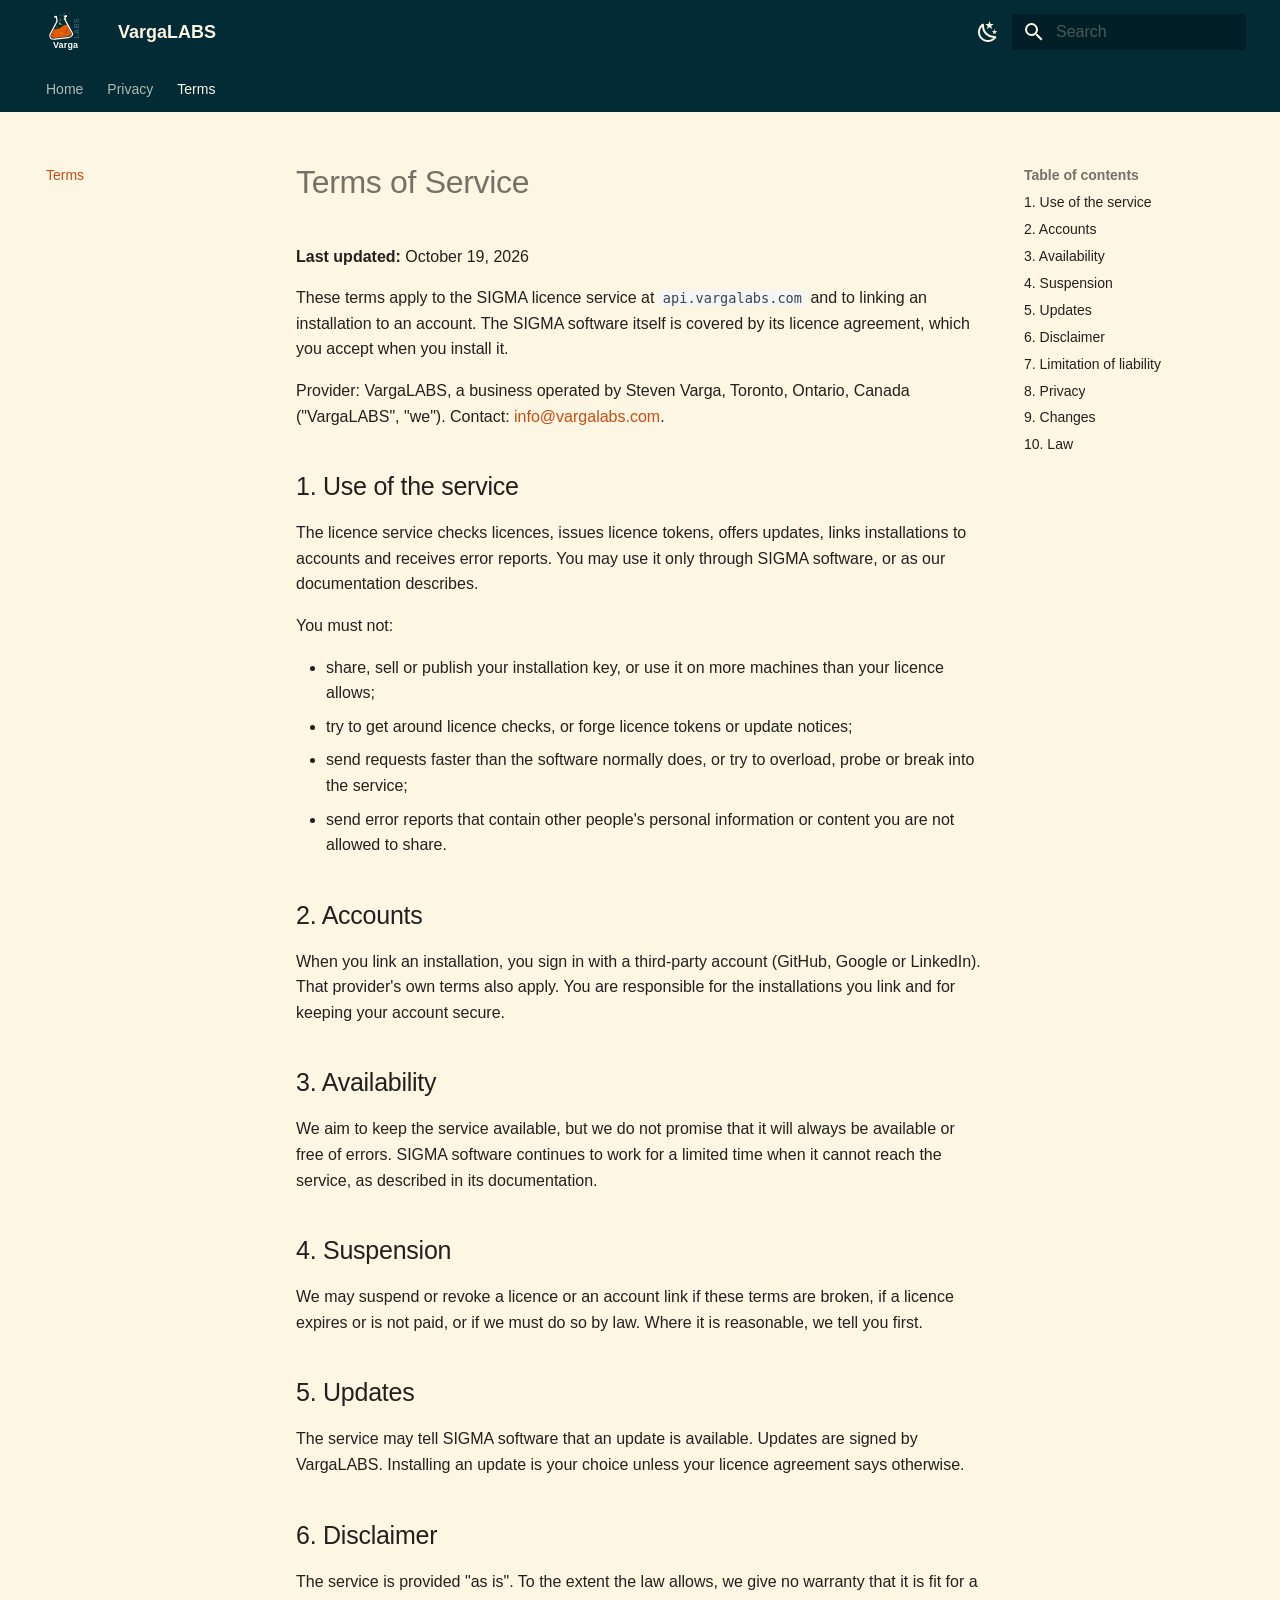
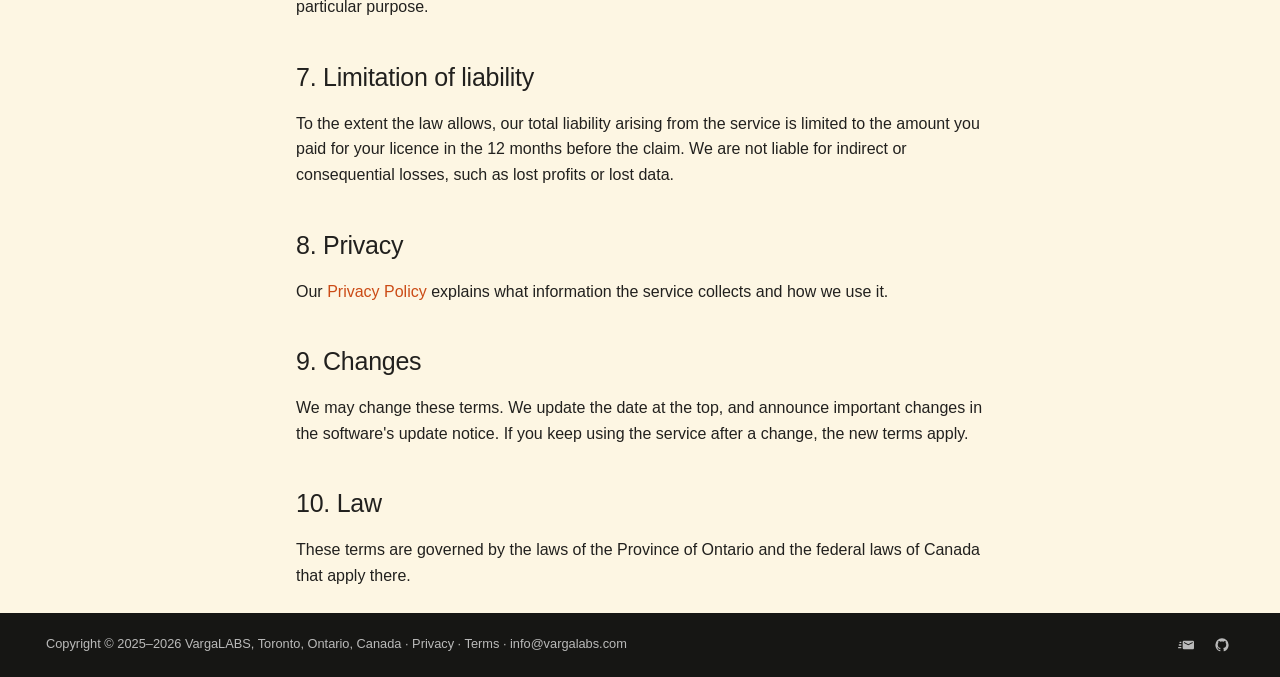
<file: terms/index.html>
<!doctype html>
<html lang="en" class="no-js">
  <head>
    
      <meta charset="utf-8">
      <meta name="viewport" content="width=device-width,initial-scale=1">
      
        <meta name="description" content="SIGMA software and licence service by VargaLABS, Toronto, Canada">
      
      
        <meta name="author" content="VargaLABS">
      
      
        <link rel="canonical" href="https://vargalabs.com/terms/">
      
      
        <link rel="prev" href="../privacy/">
      
      
      
      <link rel="icon" href="../assets/favicon.png">
      <meta name="generator" content="mkdocs-1.6.1, mkdocs-material-9.6.18">
    
    
      
        <title>Terms - VargaLABS</title>
      
    
    
      <link rel="stylesheet" href="../assets/stylesheets/main.7e37652d.min.css">
      
        
        <link rel="stylesheet" href="../assets/stylesheets/palette.06af60db.min.css">
      
      


    
    
      
    
    
      
    
    
      <link rel="stylesheet" href="../styles/site.css">
    
    <script>__md_scope=new URL("..",location),__md_hash=e=>[...e].reduce(((e,_)=>(e<<5)-e+_.charCodeAt(0)),0),__md_get=(e,_=localStorage,t=__md_scope)=>JSON.parse(_.getItem(t.pathname+"."+e)),__md_set=(e,_,t=localStorage,a=__md_scope)=>{try{t.setItem(a.pathname+"."+e,JSON.stringify(_))}catch(e){}}</script>
    
      

    
    
    
  </head>
  
  
    
    
      
    
    
    
    
    <body dir="ltr" data-md-color-scheme="default" data-md-color-primary="custom" data-md-color-accent="custom">
  
    
    <input class="md-toggle" data-md-toggle="drawer" type="checkbox" id="__drawer" autocomplete="off">
    <input class="md-toggle" data-md-toggle="search" type="checkbox" id="__search" autocomplete="off">
    <label class="md-overlay" for="__drawer"></label>
    <div data-md-component="skip">
      
        
        <a href="#terms-of-service" class="md-skip">
          Skip to content
        </a>
      
    </div>
    <div data-md-component="announce">
      
    </div>
    
    
      

<header class="md-header" data-md-component="header">
  <nav class="md-header__inner md-grid" aria-label="Header">
    <a href=".." title="VargaLABS" class="md-header__button md-logo" aria-label="VargaLABS" data-md-component="logo">
      
  <img src="../assets/vargalabs.svg" alt="logo">

    </a>
    <label class="md-header__button md-icon" for="__drawer">
      
      <svg xmlns="http://www.w3.org/2000/svg" viewBox="0 0 24 24"><path d="M3 6h18v2H3zm0 5h18v2H3zm0 5h18v2H3z"/></svg>
    </label>
    <div class="md-header__title" data-md-component="header-title">
      <div class="md-header__ellipsis">
        <div class="md-header__topic">
          <span class="md-ellipsis">
            VargaLABS
          </span>
        </div>
        <div class="md-header__topic" data-md-component="header-topic">
          <span class="md-ellipsis">
            
              Terms
            
          </span>
        </div>
      </div>
    </div>
    
      
        <form class="md-header__option" data-md-component="palette">
  
    
    
    
    <input class="md-option" data-md-color-media="" data-md-color-scheme="default" data-md-color-primary="custom" data-md-color-accent="custom"  aria-label="Switch to dark mode"  type="radio" name="__palette" id="__palette_0">
    
      <label class="md-header__button md-icon" title="Switch to dark mode" for="__palette_1" hidden>
        <svg xmlns="http://www.w3.org/2000/svg" viewBox="0 0 24 24"><path d="m17.75 4.09-2.53 1.94.91 3.06-2.63-1.81-2.63 1.81.91-3.06-2.53-1.94L12.44 4l1.06-3 1.06 3zm3.5 6.91-1.64 1.25.59 1.98-1.7-1.17-1.7 1.17.59-1.98L15.75 11l2.06-.05L18.5 9l.69 1.95zm-2.28 4.95c.83-.08 1.72 1.1 1.19 1.85-.32.45-.66.87-1.08 1.27C15.17 23 8.84 23 4.94 19.07c-3.91-3.9-3.91-10.24 0-14.14.4-.4.82-.76 1.27-1.08.75-.53 1.93.36 1.85 1.19-.27 2.86.69 5.83 2.89 8.02a9.96 9.96 0 0 0 8.02 2.89m-1.64 2.02a12.08 12.08 0 0 1-7.8-3.47c-2.17-2.19-3.33-5-3.49-7.82-2.81 3.14-2.7 7.96.31 10.98 3.02 3.01 7.84 3.12 10.98.31"/></svg>
      </label>
    
  
    
    
    
    <input class="md-option" data-md-color-media="" data-md-color-scheme="slate" data-md-color-primary="custom" data-md-color-accent="custom"  aria-label="Switch to light mode"  type="radio" name="__palette" id="__palette_1">
    
      <label class="md-header__button md-icon" title="Switch to light mode" for="__palette_0" hidden>
        <svg xmlns="http://www.w3.org/2000/svg" viewBox="0 0 24 24"><path d="M12 7a5 5 0 0 1 5 5 5 5 0 0 1-5 5 5 5 0 0 1-5-5 5 5 0 0 1 5-5m0 2a3 3 0 0 0-3 3 3 3 0 0 0 3 3 3 3 0 0 0 3-3 3 3 0 0 0-3-3m0-7 2.39 3.42C13.65 5.15 12.84 5 12 5s-1.65.15-2.39.42zM3.34 7l4.16-.35A7.2 7.2 0 0 0 5.94 8.5c-.44.74-.69 1.5-.83 2.29zm.02 10 1.76-3.77a7.131 7.131 0 0 0 2.38 4.14zM20.65 7l-1.77 3.79a7.02 7.02 0 0 0-2.38-4.15zm-.01 10-4.14.36c.59-.51 1.12-1.14 1.54-1.86.42-.73.69-1.5.83-2.29zM12 22l-2.41-3.44c.74.27 1.55.44 2.41.44.82 0 1.63-.17 2.37-.44z"/></svg>
      </label>
    
  
</form>
      
    
    
      <script>var palette=__md_get("__palette");if(palette&&palette.color){if("(prefers-color-scheme)"===palette.color.media){var media=matchMedia("(prefers-color-scheme: light)"),input=document.querySelector(media.matches?"[data-md-color-media='(prefers-color-scheme: light)']":"[data-md-color-media='(prefers-color-scheme: dark)']");palette.color.media=input.getAttribute("data-md-color-media"),palette.color.scheme=input.getAttribute("data-md-color-scheme"),palette.color.primary=input.getAttribute("data-md-color-primary"),palette.color.accent=input.getAttribute("data-md-color-accent")}for(var[key,value]of Object.entries(palette.color))document.body.setAttribute("data-md-color-"+key,value)}</script>
    
    
    
      
      
        <label class="md-header__button md-icon" for="__search">
          
          <svg xmlns="http://www.w3.org/2000/svg" viewBox="0 0 24 24"><path d="M9.5 3A6.5 6.5 0 0 1 16 9.5c0 1.61-.59 3.09-1.56 4.23l.27.27h.79l5 5-1.5 1.5-5-5v-.79l-.27-.27A6.52 6.52 0 0 1 9.5 16 6.5 6.5 0 0 1 3 9.5 6.5 6.5 0 0 1 9.5 3m0 2C7 5 5 7 5 9.5S7 14 9.5 14 14 12 14 9.5 12 5 9.5 5"/></svg>
        </label>
        <div class="md-search" data-md-component="search" role="dialog">
  <label class="md-search__overlay" for="__search"></label>
  <div class="md-search__inner" role="search">
    <form class="md-search__form" name="search">
      <input type="text" class="md-search__input" name="query" aria-label="Search" placeholder="Search" autocapitalize="off" autocorrect="off" autocomplete="off" spellcheck="false" data-md-component="search-query" required>
      <label class="md-search__icon md-icon" for="__search">
        
        <svg xmlns="http://www.w3.org/2000/svg" viewBox="0 0 24 24"><path d="M9.5 3A6.5 6.5 0 0 1 16 9.5c0 1.61-.59 3.09-1.56 4.23l.27.27h.79l5 5-1.5 1.5-5-5v-.79l-.27-.27A6.52 6.52 0 0 1 9.5 16 6.5 6.5 0 0 1 3 9.5 6.5 6.5 0 0 1 9.5 3m0 2C7 5 5 7 5 9.5S7 14 9.5 14 14 12 14 9.5 12 5 9.5 5"/></svg>
        
        <svg xmlns="http://www.w3.org/2000/svg" viewBox="0 0 24 24"><path d="M20 11v2H8l5.5 5.5-1.42 1.42L4.16 12l7.92-7.92L13.5 5.5 8 11z"/></svg>
      </label>
      <nav class="md-search__options" aria-label="Search">
        
        <button type="reset" class="md-search__icon md-icon" title="Clear" aria-label="Clear" tabindex="-1">
          
          <svg xmlns="http://www.w3.org/2000/svg" viewBox="0 0 24 24"><path d="M19 6.41 17.59 5 12 10.59 6.41 5 5 6.41 10.59 12 5 17.59 6.41 19 12 13.41 17.59 19 19 17.59 13.41 12z"/></svg>
        </button>
      </nav>
      
    </form>
    <div class="md-search__output">
      <div class="md-search__scrollwrap" tabindex="0" data-md-scrollfix>
        <div class="md-search-result" data-md-component="search-result">
          <div class="md-search-result__meta">
            Initializing search
          </div>
          <ol class="md-search-result__list" role="presentation"></ol>
        </div>
      </div>
    </div>
  </div>
</div>
      
    
    
  </nav>
  
</header>
    
    <div class="md-container" data-md-component="container">
      
      
        
          
            
<nav class="md-tabs" aria-label="Tabs" data-md-component="tabs">
  <div class="md-grid">
    <ul class="md-tabs__list">
      
        
  
  
  
  
    <li class="md-tabs__item">
      <a href=".." class="md-tabs__link">
        
  
  
    
  
  Home

      </a>
    </li>
  

      
        
  
  
  
  
    <li class="md-tabs__item">
      <a href="../privacy/" class="md-tabs__link">
        
  
  
    
  
  Privacy

      </a>
    </li>
  

      
        
  
  
  
    
  
  
    <li class="md-tabs__item md-tabs__item--active">
      <a href="./" class="md-tabs__link">
        
  
  
    
  
  Terms

      </a>
    </li>
  

      
    </ul>
  </div>
</nav>
          
        
      
      <main class="md-main" data-md-component="main">
        <div class="md-main__inner md-grid">
          
            
              
              <div class="md-sidebar md-sidebar--primary" data-md-component="sidebar" data-md-type="navigation" >
                <div class="md-sidebar__scrollwrap">
                  <div class="md-sidebar__inner">
                    


  


<nav class="md-nav md-nav--primary md-nav--lifted" aria-label="Navigation" data-md-level="0">
  <label class="md-nav__title" for="__drawer">
    <a href=".." title="VargaLABS" class="md-nav__button md-logo" aria-label="VargaLABS" data-md-component="logo">
      
  <img src="../assets/vargalabs.svg" alt="logo">

    </a>
    VargaLABS
  </label>
  
  <ul class="md-nav__list" data-md-scrollfix>
    
      
      
  
  
  
  
    <li class="md-nav__item">
      <a href=".." class="md-nav__link">
        
  
  
  <span class="md-ellipsis">
    Home
    
  </span>
  

      </a>
    </li>
  

    
      
      
  
  
  
  
    <li class="md-nav__item">
      <a href="../privacy/" class="md-nav__link">
        
  
  
  <span class="md-ellipsis">
    Privacy
    
  </span>
  

      </a>
    </li>
  

    
      
      
  
  
    
  
  
  
    <li class="md-nav__item md-nav__item--active">
      
      <input class="md-nav__toggle md-toggle" type="checkbox" id="__toc">
      
      
        
      
      
        <label class="md-nav__link md-nav__link--active" for="__toc">
          
  
  
  <span class="md-ellipsis">
    Terms
    
  </span>
  

          <span class="md-nav__icon md-icon"></span>
        </label>
      
      <a href="./" class="md-nav__link md-nav__link--active">
        
  
  
  <span class="md-ellipsis">
    Terms
    
  </span>
  

      </a>
      
        

<nav class="md-nav md-nav--secondary" aria-label="Table of contents">
  
  
  
    
  
  
    <label class="md-nav__title" for="__toc">
      <span class="md-nav__icon md-icon"></span>
      Table of contents
    </label>
    <ul class="md-nav__list" data-md-component="toc" data-md-scrollfix>
      
        <li class="md-nav__item">
  <a href="#1-use-of-the-service" class="md-nav__link">
    <span class="md-ellipsis">
      1. Use of the service
    </span>
  </a>
  
</li>
      
        <li class="md-nav__item">
  <a href="#2-accounts" class="md-nav__link">
    <span class="md-ellipsis">
      2. Accounts
    </span>
  </a>
  
</li>
      
        <li class="md-nav__item">
  <a href="#3-availability" class="md-nav__link">
    <span class="md-ellipsis">
      3. Availability
    </span>
  </a>
  
</li>
      
        <li class="md-nav__item">
  <a href="#4-suspension" class="md-nav__link">
    <span class="md-ellipsis">
      4. Suspension
    </span>
  </a>
  
</li>
      
        <li class="md-nav__item">
  <a href="#5-updates" class="md-nav__link">
    <span class="md-ellipsis">
      5. Updates
    </span>
  </a>
  
</li>
      
        <li class="md-nav__item">
  <a href="#6-disclaimer" class="md-nav__link">
    <span class="md-ellipsis">
      6. Disclaimer
    </span>
  </a>
  
</li>
      
        <li class="md-nav__item">
  <a href="#7-limitation-of-liability" class="md-nav__link">
    <span class="md-ellipsis">
      7. Limitation of liability
    </span>
  </a>
  
</li>
      
        <li class="md-nav__item">
  <a href="#8-privacy" class="md-nav__link">
    <span class="md-ellipsis">
      8. Privacy
    </span>
  </a>
  
</li>
      
        <li class="md-nav__item">
  <a href="#9-changes" class="md-nav__link">
    <span class="md-ellipsis">
      9. Changes
    </span>
  </a>
  
</li>
      
        <li class="md-nav__item">
  <a href="#10-law" class="md-nav__link">
    <span class="md-ellipsis">
      10. Law
    </span>
  </a>
  
</li>
      
    </ul>
  
</nav>
      
    </li>
  

    
  </ul>
</nav>
                  </div>
                </div>
              </div>
            
            
              
              <div class="md-sidebar md-sidebar--secondary" data-md-component="sidebar" data-md-type="toc" >
                <div class="md-sidebar__scrollwrap">
                  <div class="md-sidebar__inner">
                    

<nav class="md-nav md-nav--secondary" aria-label="Table of contents">
  
  
  
    
  
  
    <label class="md-nav__title" for="__toc">
      <span class="md-nav__icon md-icon"></span>
      Table of contents
    </label>
    <ul class="md-nav__list" data-md-component="toc" data-md-scrollfix>
      
        <li class="md-nav__item">
  <a href="#1-use-of-the-service" class="md-nav__link">
    <span class="md-ellipsis">
      1. Use of the service
    </span>
  </a>
  
</li>
      
        <li class="md-nav__item">
  <a href="#2-accounts" class="md-nav__link">
    <span class="md-ellipsis">
      2. Accounts
    </span>
  </a>
  
</li>
      
        <li class="md-nav__item">
  <a href="#3-availability" class="md-nav__link">
    <span class="md-ellipsis">
      3. Availability
    </span>
  </a>
  
</li>
      
        <li class="md-nav__item">
  <a href="#4-suspension" class="md-nav__link">
    <span class="md-ellipsis">
      4. Suspension
    </span>
  </a>
  
</li>
      
        <li class="md-nav__item">
  <a href="#5-updates" class="md-nav__link">
    <span class="md-ellipsis">
      5. Updates
    </span>
  </a>
  
</li>
      
        <li class="md-nav__item">
  <a href="#6-disclaimer" class="md-nav__link">
    <span class="md-ellipsis">
      6. Disclaimer
    </span>
  </a>
  
</li>
      
        <li class="md-nav__item">
  <a href="#7-limitation-of-liability" class="md-nav__link">
    <span class="md-ellipsis">
      7. Limitation of liability
    </span>
  </a>
  
</li>
      
        <li class="md-nav__item">
  <a href="#8-privacy" class="md-nav__link">
    <span class="md-ellipsis">
      8. Privacy
    </span>
  </a>
  
</li>
      
        <li class="md-nav__item">
  <a href="#9-changes" class="md-nav__link">
    <span class="md-ellipsis">
      9. Changes
    </span>
  </a>
  
</li>
      
        <li class="md-nav__item">
  <a href="#10-law" class="md-nav__link">
    <span class="md-ellipsis">
      10. Law
    </span>
  </a>
  
</li>
      
    </ul>
  
</nav>
                  </div>
                </div>
              </div>
            
          
          
            <div class="md-content" data-md-component="content">
              <article class="md-content__inner md-typeset">
                
                  



<h1 id="terms-of-service">Terms of Service</h1>
<p><strong>Last updated:</strong> October 19, 2026</p>
<p>These terms apply to the SIGMA licence service at <code>api.vargalabs.com</code> and to linking an installation to an
account. The SIGMA software itself is covered by its licence agreement, which you accept when you install it.</p>
<p>Provider: VargaLABS, a business operated by Steven Varga, Toronto, Ontario, Canada ("VargaLABS", "we").
Contact: <a href="mailto:info@vargalabs.com">info@vargalabs.com</a>.</p>
<h2 id="1-use-of-the-service">1. Use of the service</h2>
<p>The licence service checks licences, issues licence tokens, offers updates, links installations to accounts and
receives error reports. You may use it only through SIGMA software, or as our documentation describes.</p>
<p>You must not:</p>
<ul>
<li>share, sell or publish your installation key, or use it on more machines than your licence allows;</li>
<li>try to get around licence checks, or forge licence tokens or update notices;</li>
<li>send requests faster than the software normally does, or try to overload, probe or break into the service;</li>
<li>send error reports that contain other people's personal information or content you are not allowed to share.</li>
</ul>
<h2 id="2-accounts">2. Accounts</h2>
<p>When you link an installation, you sign in with a third-party account (GitHub, Google or LinkedIn). That provider's
own terms also apply. You are responsible for the installations you link and for keeping your account secure.</p>
<h2 id="3-availability">3. Availability</h2>
<p>We aim to keep the service available, but we do not promise that it will always be available or free of errors.
SIGMA software continues to work for a limited time when it cannot reach the service, as described in its
documentation.</p>
<h2 id="4-suspension">4. Suspension</h2>
<p>We may suspend or revoke a licence or an account link if these terms are broken, if a licence expires or is not
paid, or if we must do so by law. Where it is reasonable, we tell you first.</p>
<h2 id="5-updates">5. Updates</h2>
<p>The service may tell SIGMA software that an update is available. Updates are signed by VargaLABS. Installing an
update is your choice unless your licence agreement says otherwise.</p>
<h2 id="6-disclaimer">6. Disclaimer</h2>
<p>The service is provided "as is". To the extent the law allows, we give no warranty that it is fit for a particular
purpose.</p>
<h2 id="7-limitation-of-liability">7. Limitation of liability</h2>
<p>To the extent the law allows, our total liability arising from the service is limited to the amount you paid for
your licence in the 12 months before the claim. We are not liable for indirect or consequential losses, such as
lost profits or lost data.</p>
<h2 id="8-privacy">8. Privacy</h2>
<p>Our <a href="../privacy/">Privacy Policy</a> explains what information the service collects and how we use it.</p>
<h2 id="9-changes">9. Changes</h2>
<p>We may change these terms. We update the date at the top, and announce important changes in the software's update
notice. If you keep using the service after a change, the new terms apply.</p>
<h2 id="10-law">10. Law</h2>
<p>These terms are governed by the laws of the Province of Ontario and the federal laws of Canada that apply there.</p>












                
              </article>
            </div>
          
          
<script>var target=document.getElementById(location.hash.slice(1));target&&target.name&&(target.checked=target.name.startsWith("__tabbed_"))</script>
        </div>
        
      </main>
      
        <footer class="md-footer">
  
  <div class="md-footer-meta md-typeset">
    <div class="md-footer-meta__inner md-grid">
      <div class="md-copyright">
  
    <div class="md-copyright__highlight">
      Copyright &copy; 2025&ndash;2026 VargaLABS, Toronto, Ontario, Canada &middot; <a href="/privacy/">Privacy</a> &middot; <a href="/terms/">Terms</a> &middot; <a href="mailto:info@vargalabs.com">info@vargalabs.com</a>
    </div>
  
  
</div>
      
        
<div class="md-social">
  
    
    
    
    
    <a href="mailto:info@vargalabs.com" target="_blank" rel="noopener" title="" class="md-social__link">
      <svg xmlns="http://www.w3.org/2000/svg" viewBox="0 0 24 24"><path d="M22 5.5H9c-1.1 0-2 .9-2 2v9a2 2 0 0 0 2 2h13c1.11 0 2-.89 2-2v-9a2 2 0 0 0-2-2m0 3.67-6.5 3.33L9 9.17V7.5l6.5 3.31L22 7.5zM5 16.5c0 .17.03.33.05.5H1c-.552 0-1-.45-1-1s.448-1 1-1h4zM3 7h2.05c-.02.17-.05.33-.05.5V9H3c-.55 0-1-.45-1-1s.45-1 1-1m-2 5c0-.55.45-1 1-1h3v2H2c-.55 0-1-.45-1-1"/></svg>
    </a>
  
    
    
    
    
      
      
    
    <a href="https://github.com/vargalabs" target="_blank" rel="noopener" title="github.com" class="md-social__link">
      <svg xmlns="http://www.w3.org/2000/svg" viewBox="0 0 24 24"><path d="M12 2A10 10 0 0 0 2 12c0 4.42 2.87 8.17 6.84 9.5.5.08.66-.23.66-.5v-1.69c-2.77.6-3.36-1.34-3.36-1.34-.46-1.16-1.11-1.47-1.11-1.47-.91-.62.07-.6.07-.6 1 .07 1.53 1.03 1.53 1.03.87 1.52 2.34 1.07 2.91.83.09-.65.35-1.09.63-1.34-2.22-.25-4.55-1.11-4.55-4.92 0-1.11.38-2 1.03-2.71-.1-.25-.45-1.29.1-2.64 0 0 .84-.27 2.75 1.02.79-.22 1.65-.33 2.5-.33s1.71.11 2.5.33c1.91-1.29 2.75-1.02 2.75-1.02.55 1.35.2 2.39.1 2.64.65.71 1.03 1.6 1.03 2.71 0 3.82-2.34 4.66-4.57 4.91.36.31.69.92.69 1.85V21c0 .27.16.59.67.5C19.14 20.16 22 16.42 22 12A10 10 0 0 0 12 2"/></svg>
    </a>
  
</div>
      
    </div>
  </div>
</footer>
      
    </div>
    <div class="md-dialog" data-md-component="dialog">
      <div class="md-dialog__inner md-typeset"></div>
    </div>
    
    
    
      
      <script id="__config" type="application/json">{"base": "..", "features": ["navigation.tabs"], "search": "../assets/javascripts/workers/search.973d3a69.min.js", "tags": null, "translations": {"clipboard.copied": "Copied to clipboard", "clipboard.copy": "Copy to clipboard", "search.result.more.one": "1 more on this page", "search.result.more.other": "# more on this page", "search.result.none": "No matching documents", "search.result.one": "1 matching document", "search.result.other": "# matching documents", "search.result.placeholder": "Type to start searching", "search.result.term.missing": "Missing", "select.version": "Select version"}, "version": null}</script>
    
    
      <script src="../assets/javascripts/bundle.92b07e13.min.js"></script>
      
    
  </body>
</html>
</file>
<file: styles/site.css>
/* Solarized colours, matching the VargaLABS and SIGMA IAM logos. No web fonts, no external requests. */
:root {
  --md-text-font: "Montserrat", "Helvetica Neue", Arial, sans-serif;
  --md-code-font: "DejaVu Sans Mono", Consolas, monospace;
}
[data-md-color-scheme="default"] {
  --md-primary-fg-color: #032b35;
  --md-primary-bg-color: #fdf6e3;
  --md-accent-fg-color: #cb4b16;
  --md-default-bg-color: #fdf6e3;
  --md-typeset-a-color: #cb4b16;
}
[data-md-color-scheme="slate"] {
  --md-primary-fg-color: #032b35;
  --md-primary-bg-color: #fdf6e3;
  --md-accent-fg-color: #cb4b16;
  --md-default-bg-color: #002b36;
  --md-default-fg-color: #eee8d5;
  --md-typeset-a-color: #cb4b16;
}
.md-header__button.md-logo img { height: 2rem; border-radius: 4px; }

.hero { display: flex; gap: 2rem; align-items: center; flex-wrap: wrap; margin: 1rem 0 2rem; }
.hero img { width: 180px; height: 180px; border-radius: 12px; }
.hero div { flex: 1 1 18rem; }

.product { display: flex; gap: 1.5rem; align-items: flex-start; flex-wrap: wrap; }
.product img { width: 120px; height: 120px; }
.product div { flex: 1 1 18rem; }
[data-md-color-scheme="default"] .logo-dark,
[data-md-color-scheme="slate"] .logo-light { display: none; }
</file>
<file: assets/stylesheets/main.7e37652d.min.css>
@charset "UTF-8";html{-webkit-text-size-adjust:none;-moz-text-size-adjust:none;text-size-adjust:none;box-sizing:border-box}*,:after,:before{box-sizing:inherit}@media (prefers-reduced-motion){*,:after,:before{transition:none!important}}body{margin:0}a,button,input,label{-webkit-tap-highlight-color:transparent}a{color:inherit;text-decoration:none}hr{border:0;box-sizing:initial;display:block;height:.05rem;overflow:visible;padding:0}small{font-size:80%}sub,sup{line-height:1em}img{border-style:none}table{border-collapse:initial;border-spacing:0}td,th{font-weight:400;vertical-align:top}button{background:#0000;border:0;font-family:inherit;font-size:inherit;margin:0;padding:0}input{border:0;outline:none}:root{--md-primary-fg-color:#4051b5;--md-primary-fg-color--light:#5d6cc0;--md-primary-fg-color--dark:#303fa1;--md-primary-bg-color:#fff;--md-primary-bg-color--light:#ffffffb3;--md-accent-fg-color:#526cfe;--md-accent-fg-color--transparent:#526cfe1a;--md-accent-bg-color:#fff;--md-accent-bg-color--light:#ffffffb3}[data-md-color-scheme=default]{color-scheme:light}[data-md-color-scheme=default] img[src$="#gh-dark-mode-only"],[data-md-color-scheme=default] img[src$="#only-dark"]{display:none}:root,[data-md-color-scheme=default]{--md-hue:225deg;--md-default-fg-color:#000000de;--md-default-fg-color--light:#0000008a;--md-default-fg-color--lighter:#00000052;--md-default-fg-color--lightest:#00000012;--md-default-bg-color:#fff;--md-default-bg-color--light:#ffffffb3;--md-default-bg-color--lighter:#ffffff4d;--md-default-bg-color--lightest:#ffffff1f;--md-code-fg-color:#36464e;--md-code-bg-color:#f5f5f5;--md-code-hl-color:#4287ff;--md-code-hl-color--light:#4287ff1a;--md-code-hl-number-color:#d52a2a;--md-code-hl-special-color:#db1457;--md-code-hl-function-color:#a846b9;--md-code-hl-constant-color:#6e59d9;--md-code-hl-keyword-color:#3f6ec6;--md-code-hl-string-color:#1c7d4d;--md-code-hl-name-color:var(--md-code-fg-color);--md-code-hl-operator-color:var(--md-default-fg-color--light);--md-code-hl-punctuation-color:var(--md-default-fg-color--light);--md-code-hl-comment-color:var(--md-default-fg-color--light);--md-code-hl-generic-color:var(--md-default-fg-color--light);--md-code-hl-variable-color:var(--md-default-fg-color--light);--md-typeset-color:var(--md-default-fg-color);--md-typeset-a-color:var(--md-primary-fg-color);--md-typeset-del-color:#f5503d26;--md-typeset-ins-color:#0bd57026;--md-typeset-kbd-color:#fafafa;--md-typeset-kbd-accent-color:#fff;--md-typeset-kbd-border-color:#b8b8b8;--md-typeset-mark-color:#ffff0080;--md-typeset-table-color:#0000001f;--md-typeset-table-color--light:rgba(0,0,0,.035);--md-admonition-fg-color:var(--md-default-fg-color);--md-admonition-bg-color:var(--md-default-bg-color);--md-warning-fg-color:#000000de;--md-warning-bg-color:#ff9;--md-footer-fg-color:#fff;--md-footer-fg-color--light:#ffffffb3;--md-footer-fg-color--lighter:#ffffff73;--md-footer-bg-color:#000000de;--md-footer-bg-color--dark:#00000052;--md-shadow-z1:0 0.2rem 0.5rem #0000000d,0 0 0.05rem #0000001a;--md-shadow-z2:0 0.2rem 0.5rem #0000001a,0 0 0.05rem #00000040;--md-shadow-z3:0 0.2rem 0.5rem #0003,0 0 0.05rem #00000059}.md-icon svg{fill:currentcolor;display:block;height:1.2rem;width:1.2rem}body{-webkit-font-smoothing:antialiased;-moz-osx-font-smoothing:grayscale;--md-text-font-family:var(--md-text-font,_),-apple-system,BlinkMacSystemFont,Helvetica,Arial,sans-serif;--md-code-font-family:var(--md-code-font,_),SFMono-Regular,Consolas,Menlo,monospace}aside,body,input{font-feature-settings:"kern","liga";color:var(--md-typeset-color);font-family:var(--md-text-font-family)}code,kbd,pre{font-feature-settings:"kern";font-family:var(--md-code-font-family)}:root{--md-typeset-table-sort-icon:url('data:image/svg+xml;charset=utf-8,<svg xmlns="http://www.w3.org/2000/svg" viewBox="0 0 24 24"><path d="m18 21-4-4h3V7h-3l4-4 4 4h-3v10h3M2 19v-2h10v2M2 13v-2h7v2M2 7V5h4v2z"/></svg>');--md-typeset-table-sort-icon--asc:url('data:image/svg+xml;charset=utf-8,<svg xmlns="http://www.w3.org/2000/svg" viewBox="0 0 24 24"><path d="M19 17h3l-4 4-4-4h3V3h2M2 17h10v2H2M6 5v2H2V5m0 6h7v2H2z"/></svg>');--md-typeset-table-sort-icon--desc:url('data:image/svg+xml;charset=utf-8,<svg xmlns="http://www.w3.org/2000/svg" viewBox="0 0 24 24"><path d="M19 7h3l-4-4-4 4h3v14h2M2 17h10v2H2M6 5v2H2V5m0 6h7v2H2z"/></svg>')}.md-typeset{-webkit-print-color-adjust:exact;color-adjust:exact;font-size:.8rem;line-height:1.6;overflow-wrap:break-word}@media print{.md-typeset{font-size:.68rem}}.md-typeset blockquote,.md-typeset dl,.md-typeset figure,.md-typeset ol,.md-typeset pre,.md-typeset ul{margin-bottom:1em;margin-top:1em}.md-typeset h1{color:var(--md-default-fg-color--light);font-size:2em;line-height:1.3;margin:0 0 1.25em}.md-typeset h1,.md-typeset h2{font-weight:300;letter-spacing:-.01em}.md-typeset h2{font-size:1.5625em;line-height:1.4;margin:1.6em 0 .64em}.md-typeset h3{font-size:1.25em;font-weight:400;letter-spacing:-.01em;line-height:1.5;margin:1.6em 0 .8em}.md-typeset h2+h3{margin-top:.8em}.md-typeset h4{font-weight:700;letter-spacing:-.01em;margin:1em 0}.md-typeset h5,.md-typeset h6{color:var(--md-default-fg-color--light);font-size:.8em;font-weight:700;letter-spacing:-.01em;margin:1.25em 0}.md-typeset h5{text-transform:uppercase}.md-typeset h5 code{text-transform:none}.md-typeset hr{border-bottom:.05rem solid var(--md-default-fg-color--lightest);display:flow-root;margin:1.5em 0}.md-typeset a{color:var(--md-typeset-a-color);word-break:break-word}.md-typeset a,.md-typeset a:before{transition:color 125ms}.md-typeset a:focus,.md-typeset a:hover{color:var(--md-accent-fg-color)}.md-typeset a:focus code,.md-typeset a:hover code{background-color:var(--md-accent-fg-color--transparent)}.md-typeset a code{color:currentcolor;transition:background-color 125ms}.md-typeset a.focus-visible{outline-color:var(--md-accent-fg-color);outline-offset:.2rem}.md-typeset code,.md-typeset kbd,.md-typeset pre{color:var(--md-code-fg-color);direction:ltr;font-variant-ligatures:none}@media print{.md-typeset code,.md-typeset kbd,.md-typeset pre{white-space:pre-wrap}}.md-typeset code{background-color:var(--md-code-bg-color);border-radius:.1rem;-webkit-box-decoration-break:clone;box-decoration-break:clone;font-size:.85em;padding:0 .2941176471em;word-break:break-word}.md-typeset code:not(.focus-visible){-webkit-tap-highlight-color:transparent;outline:none}.md-typeset pre{display:flow-root;line-height:1.4;position:relative}.md-typeset pre>code{-webkit-box-decoration-break:slice;box-decoration-break:slice;box-shadow:none;display:block;margin:0;outline-color:var(--md-accent-fg-color);overflow:auto;padding:.7720588235em 1.1764705882em;scrollbar-color:var(--md-default-fg-color--lighter) #0000;scrollbar-width:thin;touch-action:auto;word-break:normal}.md-typeset pre>code:hover{scrollbar-color:var(--md-accent-fg-color) #0000}.md-typeset pre>code::-webkit-scrollbar{height:.2rem;width:.2rem}.md-typeset pre>code::-webkit-scrollbar-thumb{background-color:var(--md-default-fg-color--lighter)}.md-typeset pre>code::-webkit-scrollbar-thumb:hover{background-color:var(--md-accent-fg-color)}.md-typeset kbd{background-color:var(--md-typeset-kbd-color);border-radius:.1rem;box-shadow:0 .1rem 0 .05rem var(--md-typeset-kbd-border-color),0 .1rem 0 var(--md-typeset-kbd-border-color),0 -.1rem .2rem var(--md-typeset-kbd-accent-color) inset;color:var(--md-default-fg-color);display:inline-block;font-size:.75em;padding:0 .6666666667em;vertical-align:text-top;word-break:break-word}.md-typeset mark{background-color:var(--md-typeset-mark-color);-webkit-box-decoration-break:clone;box-decoration-break:clone;color:inherit;word-break:break-word}.md-typeset abbr{border-bottom:.05rem dotted var(--md-default-fg-color--light);cursor:help;text-decoration:none}.md-typeset small{opacity:.75}[dir=ltr] .md-typeset sub,[dir=ltr] .md-typeset sup{margin-left:.078125em}[dir=rtl] .md-typeset sub,[dir=rtl] .md-typeset sup{margin-right:.078125em}[dir=ltr] .md-typeset blockquote{padding-left:.6rem}[dir=rtl] .md-typeset blockquote{padding-right:.6rem}[dir=ltr] .md-typeset blockquote{border-left:.2rem solid var(--md-default-fg-color--lighter)}[dir=rtl] .md-typeset blockquote{border-right:.2rem solid var(--md-default-fg-color--lighter)}.md-typeset blockquote{color:var(--md-default-fg-color--light);margin-left:0;margin-right:0}.md-typeset ul{list-style-type:disc}.md-typeset ul[type]{list-style-type:revert-layer}[dir=ltr] .md-typeset ol,[dir=ltr] .md-typeset ul{margin-left:.625em}[dir=rtl] .md-typeset ol,[dir=rtl] .md-typeset ul{margin-right:.625em}.md-typeset ol,.md-typeset ul{padding:0}.md-typeset ol:not([hidden]),.md-typeset ul:not([hidden]){display:flow-root}.md-typeset ol ol,.md-typeset ul ol{list-style-type:lower-alpha}.md-typeset ol ol ol,.md-typeset ul ol ol{list-style-type:lower-roman}.md-typeset ol ol ol ol,.md-typeset ul ol ol ol{list-style-type:upper-alpha}.md-typeset ol ol ol ol ol,.md-typeset ul ol ol ol ol{list-style-type:upper-roman}.md-typeset ol[type],.md-typeset ul[type]{list-style-type:revert-layer}[dir=ltr] .md-typeset ol li,[dir=ltr] .md-typeset ul li{margin-left:1.25em}[dir=rtl] .md-typeset ol li,[dir=rtl] .md-typeset ul li{margin-right:1.25em}.md-typeset ol li,.md-typeset ul li{margin-bottom:.5em}.md-typeset ol li blockquote,.md-typeset ol li p,.md-typeset ul li blockquote,.md-typeset ul li p{margin:.5em 0}.md-typeset ol li:last-child,.md-typeset ul li:last-child{margin-bottom:0}[dir=ltr] .md-typeset ol li ol,[dir=ltr] .md-typeset ol li ul,[dir=ltr] .md-typeset ul li ol,[dir=ltr] .md-typeset ul li ul{margin-left:.625em}[dir=rtl] .md-typeset ol li ol,[dir=rtl] .md-typeset ol li ul,[dir=rtl] .md-typeset ul li ol,[dir=rtl] .md-typeset ul li ul{margin-right:.625em}.md-typeset ol li ol,.md-typeset ol li ul,.md-typeset ul li ol,.md-typeset ul li ul{margin-bottom:.5em;margin-top:.5em}[dir=ltr] .md-typeset dd{margin-left:1.875em}[dir=rtl] .md-typeset dd{margin-right:1.875em}.md-typeset dd{margin-bottom:1.5em;margin-top:1em}.md-typeset img,.md-typeset svg,.md-typeset video{height:auto;max-width:100%}.md-typeset img[align=left]{margin:1em 1em 1em 0}.md-typeset img[align=right]{margin:1em 0 1em 1em}.md-typeset img[align]:only-child{margin-top:0}.md-typeset figure{display:flow-root;margin:1em auto;max-width:100%;text-align:center;width:-moz-fit-content;width:fit-content}.md-typeset figure img{display:block;margin:0 auto}.md-typeset figcaption{font-style:italic;margin:1em auto;max-width:24rem}.md-typeset iframe{max-width:100%}.md-typeset table:not([class]){background-color:var(--md-default-bg-color);border:.05rem solid var(--md-typeset-table-color);border-radius:.1rem;display:inline-block;font-size:.64rem;max-width:100%;overflow:auto;touch-action:auto}@media print{.md-typeset table:not([class]){display:table}}.md-typeset table:not([class])+*{margin-top:1.5em}.md-typeset table:not([class]) td>:first-child,.md-typeset table:not([class]) th>:first-child{margin-top:0}.md-typeset table:not([class]) td>:last-child,.md-typeset table:not([class]) th>:last-child{margin-bottom:0}.md-typeset table:not([class]) td:not([align]),.md-typeset table:not([class]) th:not([align]){text-align:left}[dir=rtl] .md-typeset table:not([class]) td:not([align]),[dir=rtl] .md-typeset table:not([class]) th:not([align]){text-align:right}.md-typeset table:not([class]) th{font-weight:700;min-width:5rem;padding:.9375em 1.25em;vertical-align:top}.md-typeset table:not([class]) td{border-top:.05rem solid var(--md-typeset-table-color);padding:.9375em 1.25em;vertical-align:top}.md-typeset table:not([class]) tbody tr{transition:background-color 125ms}.md-typeset table:not([class]) tbody tr:hover{background-color:var(--md-typeset-table-color--light);box-shadow:0 .05rem 0 var(--md-default-bg-color) inset}.md-typeset table:not([class]) a{word-break:normal}.md-typeset table th[role=columnheader]{cursor:pointer}[dir=ltr] .md-typeset table th[role=columnheader]:after{margin-left:.5em}[dir=rtl] .md-typeset table th[role=columnheader]:after{margin-right:.5em}.md-typeset table th[role=columnheader]:after{content:"";display:inline-block;height:1.2em;-webkit-mask-image:var(--md-typeset-table-sort-icon);mask-image:var(--md-typeset-table-sort-icon);-webkit-mask-repeat:no-repeat;mask-repeat:no-repeat;-webkit-mask-size:contain;mask-size:contain;transition:background-color 125ms;vertical-align:text-bottom;width:1.2em}.md-typeset table th[role=columnheader]:hover:after{background-color:var(--md-default-fg-color--lighter)}.md-typeset table th[role=columnheader][aria-sort=ascending]:after{background-color:var(--md-default-fg-color--light);-webkit-mask-image:var(--md-typeset-table-sort-icon--asc);mask-image:var(--md-typeset-table-sort-icon--asc)}.md-typeset table th[role=columnheader][aria-sort=descending]:after{background-color:var(--md-default-fg-color--light);-webkit-mask-image:var(--md-typeset-table-sort-icon--desc);mask-image:var(--md-typeset-table-sort-icon--desc)}.md-typeset__scrollwrap{margin:1em -.8rem;overflow-x:auto;touch-action:auto}.md-typeset__table{display:inline-block;margin-bottom:.5em;padding:0 .8rem}@media print{.md-typeset__table{display:block}}html .md-typeset__table table{display:table;margin:0;overflow:hidden;width:100%}@media screen and (max-width:44.984375em){.md-content__inner>pre{margin:1em -.8rem}.md-content__inner>pre code{border-radius:0}}.md-typeset .md-author{border-radius:100%;display:block;flex-shrink:0;height:1.6rem;overflow:hidden;position:relative;transition:color 125ms,transform 125ms;width:1.6rem}.md-typeset .md-author img{display:block}.md-typeset .md-author--more{background:var(--md-default-fg-color--lightest);color:var(--md-default-fg-color--lighter);font-size:.6rem;font-weight:700;line-height:1.6rem;text-align:center}.md-typeset .md-author--long{height:2.4rem;width:2.4rem}.md-typeset a.md-author{transform:scale(1)}.md-typeset a.md-author img{border-radius:100%;filter:grayscale(100%) opacity(75%);transition:filter 125ms}.md-typeset a.md-author:focus,.md-typeset a.md-author:hover{transform:scale(1.1);z-index:1}.md-typeset a.md-author:focus img,.md-typeset a.md-author:hover img{filter:grayscale(0)}.md-banner{background-color:var(--md-footer-bg-color);color:var(--md-footer-fg-color);overflow:auto}@media print{.md-banner{display:none}}.md-banner--warning{background-color:var(--md-warning-bg-color);color:var(--md-warning-fg-color)}.md-banner__inner{font-size:.7rem;margin:.6rem auto;padding:0 .8rem}[dir=ltr] .md-banner__button{float:right}[dir=rtl] .md-banner__button{float:left}.md-banner__button{color:inherit;cursor:pointer;transition:opacity .25s}.no-js .md-banner__button{display:none}.md-banner__button:hover{opacity:.7}html{font-size:125%;height:100%;overflow-x:hidden}@media screen and (min-width:100em){html{font-size:137.5%}}@media screen and (min-width:125em){html{font-size:150%}}body{background-color:var(--md-default-bg-color);display:flex;flex-direction:column;font-size:.5rem;min-height:100%;position:relative;width:100%}@media print{body{display:block}}@media screen and (max-width:59.984375em){body[data-md-scrolllock]{position:fixed}}.md-grid{margin-left:auto;margin-right:auto;max-width:61rem}.md-container{display:flex;flex-direction:column;flex-grow:1}@media print{.md-container{display:block}}.md-main{flex-grow:1}.md-main__inner{display:flex;height:100%;margin-top:1.5rem}.md-ellipsis{overflow:hidden;text-overflow:ellipsis}.md-toggle{display:none}.md-option{height:0;opacity:0;position:absolute;width:0}.md-option:checked+label:not([hidden]){display:block}.md-option.focus-visible+label{outline-color:var(--md-accent-fg-color);outline-style:auto}.md-skip{background-color:var(--md-default-fg-color);border-radius:.1rem;color:var(--md-default-bg-color);font-size:.64rem;margin:.5rem;opacity:0;outline-color:var(--md-accent-fg-color);padding:.3rem .5rem;position:fixed;transform:translateY(.4rem);z-index:-1}.md-skip:focus{opacity:1;transform:translateY(0);transition:transform .25s cubic-bezier(.4,0,.2,1),opacity 175ms 75ms;z-index:10}@page{margin:25mm}:root{--md-clipboard-icon:url('data:image/svg+xml;charset=utf-8,<svg xmlns="http://www.w3.org/2000/svg" viewBox="0 0 24 24"><path d="M19 21H8V7h11m0-2H8a2 2 0 0 0-2 2v14a2 2 0 0 0 2 2h11a2 2 0 0 0 2-2V7a2 2 0 0 0-2-2m-3-4H4a2 2 0 0 0-2 2v14h2V3h12z"/></svg>')}.md-clipboard{border-radius:.1rem;color:var(--md-default-fg-color--lightest);cursor:pointer;height:1.5em;outline-color:var(--md-accent-fg-color);outline-offset:.1rem;position:absolute;right:.5em;top:.5em;transition:color .25s;width:1.5em;z-index:1}@media print{.md-clipboard{display:none}}.md-clipboard:not(.focus-visible){-webkit-tap-highlight-color:transparent;outline:none}:hover>.md-clipboard{color:var(--md-default-fg-color--light)}.md-clipboard:focus,.md-clipboard:hover{color:var(--md-accent-fg-color)}.md-clipboard:after{background-color:currentcolor;content:"";display:block;height:1.125em;margin:0 auto;-webkit-mask-image:var(--md-clipboard-icon);mask-image:var(--md-clipboard-icon);-webkit-mask-position:center;mask-position:center;-webkit-mask-repeat:no-repeat;mask-repeat:no-repeat;-webkit-mask-size:contain;mask-size:contain;width:1.125em}.md-clipboard--inline{cursor:pointer}.md-clipboard--inline code{transition:color .25s,background-color .25s}.md-clipboard--inline:focus code,.md-clipboard--inline:hover code{background-color:var(--md-accent-fg-color--transparent);color:var(--md-accent-fg-color)}.md-typeset .md-code__content{display:grid}@keyframes consent{0%{opacity:0;transform:translateY(100%)}to{opacity:1;transform:translateY(0)}}@keyframes overlay{0%{opacity:0}to{opacity:1}}.md-consent__overlay{animation:overlay .25s both;-webkit-backdrop-filter:blur(.1rem);backdrop-filter:blur(.1rem);background-color:#0000008a;height:100%;opacity:1;position:fixed;top:0;width:100%;z-index:5}.md-consent__inner{animation:consent .5s cubic-bezier(.1,.7,.1,1) both;background-color:var(--md-default-bg-color);border:0;border-radius:.1rem;bottom:0;box-shadow:0 0 .2rem #0000001a,0 .2rem .4rem #0003;max-height:100%;overflow:auto;padding:0;position:fixed;width:100%;z-index:5}.md-consent__form{padding:.8rem}.md-consent__settings{display:none;margin:1em 0}input:checked+.md-consent__settings{display:block}.md-consent__controls{margin-bottom:.8rem}.md-typeset .md-consent__controls .md-button{display:inline}@media screen and (max-width:44.984375em){.md-typeset .md-consent__controls .md-button{display:block;margin-top:.4rem;text-align:center;width:100%}}.md-consent label{cursor:pointer}.md-content{flex-grow:1;min-width:0}.md-content__inner{margin:0 .8rem 1.2rem;padding-top:.6rem}@media screen and (min-width:76.25em){[dir=ltr] .md-sidebar--primary:not([hidden])~.md-content>.md-content__inner{margin-left:1.2rem}[dir=ltr] .md-sidebar--secondary:not([hidden])~.md-content>.md-content__inner,[dir=rtl] .md-sidebar--primary:not([hidden])~.md-content>.md-content__inner{margin-right:1.2rem}[dir=rtl] .md-sidebar--secondary:not([hidden])~.md-content>.md-content__inner{margin-left:1.2rem}}.md-content__inner:before{content:"";display:block;height:.4rem}.md-content__inner>:last-child{margin-bottom:0}[dir=ltr] .md-content__button{float:right}[dir=rtl] .md-content__button{float:left}[dir=ltr] .md-content__button{margin-left:.4rem}[dir=rtl] .md-content__button{margin-right:.4rem}.md-content__button{margin:.4rem 0;padding:0}@media print{.md-content__button{display:none}}.md-typeset .md-content__button{color:var(--md-default-fg-color--lighter)}.md-content__button svg{display:inline;vertical-align:top}[dir=rtl] .md-content__button svg{transform:scaleX(-1)}[dir=ltr] .md-dialog{right:.8rem}[dir=rtl] .md-dialog{left:.8rem}.md-dialog{background-color:var(--md-default-fg-color);border-radius:.1rem;bottom:.8rem;box-shadow:var(--md-shadow-z3);min-width:11.1rem;opacity:0;padding:.4rem .6rem;pointer-events:none;position:fixed;transform:translateY(100%);transition:transform 0ms .4s,opacity .4s;z-index:4}@media print{.md-dialog{display:none}}.md-dialog--active{opacity:1;pointer-events:auto;transform:translateY(0);transition:transform .4s cubic-bezier(.075,.85,.175,1),opacity .4s}.md-dialog__inner{color:var(--md-default-bg-color);font-size:.7rem}.md-feedback{margin:2em 0 1em;text-align:center}.md-feedback fieldset{border:none;margin:0;padding:0}.md-feedback__title{font-weight:700;margin:1em auto}.md-feedback__inner{position:relative}.md-feedback__list{display:flex;flex-wrap:wrap;place-content:baseline center;position:relative}.md-feedback__list:hover .md-icon:not(:disabled){color:var(--md-default-fg-color--lighter)}:disabled .md-feedback__list{min-height:1.8rem}.md-feedback__icon{color:var(--md-default-fg-color--light);cursor:pointer;flex-shrink:0;margin:0 .1rem;transition:color 125ms}.md-feedback__icon:not(:disabled).md-icon:hover{color:var(--md-accent-fg-color)}.md-feedback__icon:disabled{color:var(--md-default-fg-color--lightest);pointer-events:none}.md-feedback__note{opacity:0;position:relative;transform:translateY(.4rem);transition:transform .4s cubic-bezier(.1,.7,.1,1),opacity .15s}.md-feedback__note>*{margin:0 auto;max-width:16rem}:disabled .md-feedback__note{opacity:1;transform:translateY(0)}@media print{.md-feedback{display:none}}.md-footer{background-color:var(--md-footer-bg-color);color:var(--md-footer-fg-color)}@media print{.md-footer{display:none}}.md-footer__inner{justify-content:space-between;overflow:auto;padding:.2rem}.md-footer__inner:not([hidden]){display:flex}.md-footer__link{align-items:end;display:flex;flex-grow:0.01;margin-bottom:.4rem;margin-top:1rem;max-width:100%;outline-color:var(--md-accent-fg-color);overflow:hidden;transition:opacity .25s}.md-footer__link:focus,.md-footer__link:hover{opacity:.7}[dir=rtl] .md-footer__link svg{transform:scaleX(-1)}@media screen and (max-width:44.984375em){.md-footer__link--prev{flex-shrink:0}.md-footer__link--prev .md-footer__title{display:none}}[dir=ltr] .md-footer__link--next{margin-left:auto}[dir=rtl] .md-footer__link--next{margin-right:auto}.md-footer__link--next{text-align:right}[dir=rtl] .md-footer__link--next{text-align:left}.md-footer__title{flex-grow:1;font-size:.9rem;margin-bottom:.7rem;max-width:calc(100% - 2.4rem);padding:0 1rem;white-space:nowrap}.md-footer__button{margin:.2rem;padding:.4rem}.md-footer__direction{font-size:.64rem;opacity:.7}.md-footer-meta{background-color:var(--md-footer-bg-color--dark)}.md-footer-meta__inner{display:flex;flex-wrap:wrap;justify-content:space-between;padding:.2rem}html .md-footer-meta.md-typeset a{color:var(--md-footer-fg-color--light)}html .md-footer-meta.md-typeset a:focus,html .md-footer-meta.md-typeset a:hover{color:var(--md-footer-fg-color)}.md-copyright{color:var(--md-footer-fg-color--lighter);font-size:.64rem;margin:auto .6rem;padding:.4rem 0;width:100%}@media screen and (min-width:45em){.md-copyright{width:auto}}.md-copyright__highlight{color:var(--md-footer-fg-color--light)}.md-social{display:inline-flex;gap:.2rem;margin:0 .4rem;padding:.2rem 0 .6rem}@media screen and (min-width:45em){.md-social{padding:.6rem 0}}.md-social__link{display:inline-block;height:1.6rem;text-align:center;width:1.6rem}.md-social__link:before{line-height:1.9}.md-social__link svg{fill:currentcolor;max-height:.8rem;vertical-align:-25%}.md-typeset .md-button{border:.1rem solid;border-radius:.1rem;color:var(--md-primary-fg-color);cursor:pointer;display:inline-block;font-weight:700;padding:.625em 2em;transition:color 125ms,background-color 125ms,border-color 125ms}.md-typeset .md-button--primary{background-color:var(--md-primary-fg-color);border-color:var(--md-primary-fg-color);color:var(--md-primary-bg-color)}.md-typeset .md-button:focus,.md-typeset .md-button:hover{background-color:var(--md-accent-fg-color);border-color:var(--md-accent-fg-color);color:var(--md-accent-bg-color)}[dir=ltr] .md-typeset .md-input{border-top-left-radius:.1rem}[dir=ltr] .md-typeset .md-input,[dir=rtl] .md-typeset .md-input{border-top-right-radius:.1rem}[dir=rtl] .md-typeset .md-input{border-top-left-radius:.1rem}.md-typeset .md-input{border-bottom:.1rem solid var(--md-default-fg-color--lighter);box-shadow:var(--md-shadow-z1);font-size:.8rem;height:1.8rem;padding:0 .6rem;transition:border .25s,box-shadow .25s}.md-typeset .md-input:focus,.md-typeset .md-input:hover{border-bottom-color:var(--md-accent-fg-color);box-shadow:var(--md-shadow-z2)}.md-typeset .md-input--stretch{width:100%}.md-header{background-color:var(--md-primary-fg-color);box-shadow:0 0 .2rem #0000,0 .2rem .4rem #0000;color:var(--md-primary-bg-color);display:block;left:0;position:sticky;right:0;top:0;z-index:4}@media print{.md-header{display:none}}.md-header[hidden]{transform:translateY(-100%);transition:transform .25s cubic-bezier(.8,0,.6,1),box-shadow .25s}.md-header--shadow{box-shadow:0 0 .2rem #0000001a,0 .2rem .4rem #0003;transition:transform .25s cubic-bezier(.1,.7,.1,1),box-shadow .25s}.md-header__inner{align-items:center;display:flex;padding:0 .2rem}.md-header__button{color:currentcolor;cursor:pointer;margin:.2rem;outline-color:var(--md-accent-fg-color);padding:.4rem;position:relative;transition:opacity .25s;vertical-align:middle;z-index:1}.md-header__button:hover{opacity:.7}.md-header__button:not([hidden]){display:inline-block}.md-header__button:not(.focus-visible){-webkit-tap-highlight-color:transparent;outline:none}.md-header__button.md-logo{margin:.2rem;padding:.4rem}@media screen and (max-width:76.234375em){.md-header__button.md-logo{display:none}}.md-header__button.md-logo img,.md-header__button.md-logo svg{fill:currentcolor;display:block;height:1.2rem;width:auto}@media screen and (min-width:60em){.md-header__button[for=__search]{display:none}}.no-js .md-header__button[for=__search]{display:none}[dir=rtl] .md-header__button[for=__search] svg{transform:scaleX(-1)}@media screen and (min-width:76.25em){.md-header__button[for=__drawer]{display:none}}.md-header__topic{display:flex;max-width:100%;position:absolute;transition:transform .4s cubic-bezier(.1,.7,.1,1),opacity .15s;white-space:nowrap}.md-header__topic+.md-header__topic{opacity:0;pointer-events:none;transform:translateX(1.25rem);transition:transform .4s cubic-bezier(1,.7,.1,.1),opacity .15s;z-index:-1}[dir=rtl] .md-header__topic+.md-header__topic{transform:translateX(-1.25rem)}.md-header__topic:first-child{font-weight:700}[dir=ltr] .md-header__title{margin-left:1rem;margin-right:.4rem}[dir=rtl] .md-header__title{margin-left:.4rem;margin-right:1rem}.md-header__title{flex-grow:1;font-size:.9rem;height:2.4rem;line-height:2.4rem}.md-header__title--active .md-header__topic{opacity:0;pointer-events:none;transform:translateX(-1.25rem);transition:transform .4s cubic-bezier(1,.7,.1,.1),opacity .15s;z-index:-1}[dir=rtl] .md-header__title--active .md-header__topic{transform:translateX(1.25rem)}.md-header__title--active .md-header__topic+.md-header__topic{opacity:1;pointer-events:auto;transform:translateX(0);transition:transform .4s cubic-bezier(.1,.7,.1,1),opacity .15s;z-index:0}.md-header__title>.md-header__ellipsis{height:100%;position:relative;width:100%}.md-header__option{display:flex;flex-shrink:0;max-width:100%;transition:max-width 0ms .25s,opacity .25s .25s;white-space:nowrap}[data-md-toggle=search]:checked~.md-header .md-header__option{max-width:0;opacity:0;transition:max-width 0ms,opacity 0ms}.md-header__option>input{bottom:0}.md-header__source{display:none}@media screen and (min-width:60em){[dir=ltr] .md-header__source{margin-left:1rem}[dir=rtl] .md-header__source{margin-right:1rem}.md-header__source{display:block;max-width:11.7rem;width:11.7rem}}@media screen and (min-width:76.25em){[dir=ltr] .md-header__source{margin-left:1.4rem}[dir=rtl] .md-header__source{margin-right:1.4rem}}.md-meta{color:var(--md-default-fg-color--light);font-size:.7rem;line-height:1.3}.md-meta__list{display:inline-flex;flex-wrap:wrap;list-style:none;margin:0;padding:0}.md-meta__item:not(:last-child):after{content:"·";margin-left:.2rem;margin-right:.2rem}.md-meta__link{color:var(--md-typeset-a-color)}.md-meta__link:focus,.md-meta__link:hover{color:var(--md-accent-fg-color)}.md-draft{background-color:#ff1744;border-radius:.125em;color:#fff;display:inline-block;font-weight:700;padding-left:.5714285714em;padding-right:.5714285714em}:root{--md-nav-icon--prev:url('data:image/svg+xml;charset=utf-8,<svg xmlns="http://www.w3.org/2000/svg" viewBox="0 0 24 24"><path d="M20 11v2H8l5.5 5.5-1.42 1.42L4.16 12l7.92-7.92L13.5 5.5 8 11z"/></svg>');--md-nav-icon--next:url('data:image/svg+xml;charset=utf-8,<svg xmlns="http://www.w3.org/2000/svg" viewBox="0 0 24 24"><path d="M8.59 16.58 13.17 12 8.59 7.41 10 6l6 6-6 6z"/></svg>');--md-toc-icon:url('data:image/svg+xml;charset=utf-8,<svg xmlns="http://www.w3.org/2000/svg" viewBox="0 0 24 24"><path d="M3 9h14V7H3zm0 4h14v-2H3zm0 4h14v-2H3zm16 0h2v-2h-2zm0-10v2h2V7zm0 6h2v-2h-2z"/></svg>')}.md-nav{font-size:.7rem;line-height:1.3}.md-nav__title{color:var(--md-default-fg-color--light);display:block;font-weight:700;overflow:hidden;padding:0 .6rem;text-overflow:ellipsis}.md-nav__title .md-nav__button{display:none}.md-nav__title .md-nav__button img{height:100%;width:auto}.md-nav__title .md-nav__button.md-logo img,.md-nav__title .md-nav__button.md-logo svg{fill:currentcolor;display:block;height:2.4rem;max-width:100%;object-fit:contain;width:auto}.md-nav__list{list-style:none;margin:0;padding:0}.md-nav__link{align-items:flex-start;display:flex;gap:.4rem;margin-top:.625em;scroll-snap-align:start;transition:color 125ms}.md-nav__link--passed{color:var(--md-default-fg-color--light)}.md-nav__item .md-nav__link--active,.md-nav__item .md-nav__link--active code{color:var(--md-typeset-a-color)}.md-nav__link .md-ellipsis{position:relative}[dir=ltr] .md-nav__link .md-icon:last-child{margin-left:auto}[dir=rtl] .md-nav__link .md-icon:last-child{margin-right:auto}.md-nav__link svg{fill:currentcolor;flex-shrink:0;height:1.3em;position:relative}.md-nav__link[for]:focus,.md-nav__link[for]:hover,.md-nav__link[href]:focus,.md-nav__link[href]:hover{color:var(--md-accent-fg-color);cursor:pointer}.md-nav__link.focus-visible{outline-color:var(--md-accent-fg-color);outline-offset:.2rem}.md-nav--primary .md-nav__link[for=__toc]{display:none}.md-nav--primary .md-nav__link[for=__toc] .md-icon:after{background-color:currentcolor;display:block;height:100%;-webkit-mask-image:var(--md-toc-icon);mask-image:var(--md-toc-icon);width:100%}.md-nav--primary .md-nav__link[for=__toc]~.md-nav{display:none}.md-nav__container>.md-nav__link{margin-top:0}.md-nav__container>.md-nav__link:first-child{flex-grow:1;min-width:0}.md-nav__icon{flex-shrink:0}.md-nav__source{display:none}@media screen and (max-width:76.234375em){.md-nav--primary,.md-nav--primary .md-nav{background-color:var(--md-default-bg-color);display:flex;flex-direction:column;height:100%;left:0;position:absolute;right:0;top:0;z-index:1}.md-nav--primary .md-nav__item,.md-nav--primary .md-nav__title{font-size:.8rem;line-height:1.5}.md-nav--primary .md-nav__title{background-color:var(--md-default-fg-color--lightest);color:var(--md-default-fg-color--light);cursor:pointer;height:5.6rem;line-height:2.4rem;padding:3rem .8rem .2rem;position:relative;white-space:nowrap}[dir=ltr] .md-nav--primary .md-nav__title .md-nav__icon{left:.4rem}[dir=rtl] .md-nav--primary .md-nav__title .md-nav__icon{right:.4rem}.md-nav--primary .md-nav__title .md-nav__icon{display:block;height:1.2rem;margin:.2rem;position:absolute;top:.4rem;width:1.2rem}.md-nav--primary .md-nav__title .md-nav__icon:after{background-color:currentcolor;content:"";display:block;height:100%;-webkit-mask-image:var(--md-nav-icon--prev);mask-image:var(--md-nav-icon--prev);-webkit-mask-position:center;mask-position:center;-webkit-mask-repeat:no-repeat;mask-repeat:no-repeat;-webkit-mask-size:contain;mask-size:contain;width:100%}.md-nav--primary .md-nav__title~.md-nav__list{background-color:var(--md-default-bg-color);box-shadow:0 .05rem 0 var(--md-default-fg-color--lightest) inset;overflow-y:auto;scroll-snap-type:y mandatory;touch-action:pan-y}.md-nav--primary .md-nav__title~.md-nav__list>:first-child{border-top:0}.md-nav--primary .md-nav__title[for=__drawer]{background-color:var(--md-primary-fg-color);color:var(--md-primary-bg-color);font-weight:700}.md-nav--primary .md-nav__title .md-logo{display:block;left:.2rem;margin:.2rem;padding:.4rem;position:absolute;right:.2rem;top:.2rem}.md-nav--primary .md-nav__list{flex:1}.md-nav--primary .md-nav__item{border-top:.05rem solid var(--md-default-fg-color--lightest)}.md-nav--primary .md-nav__item--active>.md-nav__link{color:var(--md-typeset-a-color)}.md-nav--primary .md-nav__item--active>.md-nav__link:focus,.md-nav--primary .md-nav__item--active>.md-nav__link:hover{color:var(--md-accent-fg-color)}.md-nav--primary .md-nav__link{margin-top:0;padding:.6rem .8rem}.md-nav--primary .md-nav__link svg{margin-top:.1em}.md-nav--primary .md-nav__link>.md-nav__link{padding:0}[dir=ltr] .md-nav--primary .md-nav__link .md-nav__icon{margin-right:-.2rem}[dir=rtl] .md-nav--primary .md-nav__link .md-nav__icon{margin-left:-.2rem}.md-nav--primary .md-nav__link .md-nav__icon{font-size:1.2rem;height:1.2rem;width:1.2rem}.md-nav--primary .md-nav__link .md-nav__icon:after{background-color:currentcolor;content:"";display:block;height:100%;-webkit-mask-image:var(--md-nav-icon--next);mask-image:var(--md-nav-icon--next);-webkit-mask-position:center;mask-position:center;-webkit-mask-repeat:no-repeat;mask-repeat:no-repeat;-webkit-mask-size:contain;mask-size:contain;width:100%}[dir=rtl] .md-nav--primary .md-nav__icon:after{transform:scale(-1)}.md-nav--primary .md-nav--secondary .md-nav{background-color:initial;position:static}[dir=ltr] .md-nav--primary .md-nav--secondary .md-nav .md-nav__link{padding-left:1.4rem}[dir=rtl] .md-nav--primary .md-nav--secondary .md-nav .md-nav__link{padding-right:1.4rem}[dir=ltr] .md-nav--primary .md-nav--secondary .md-nav .md-nav .md-nav__link{padding-left:2rem}[dir=rtl] .md-nav--primary .md-nav--secondary .md-nav .md-nav .md-nav__link{padding-right:2rem}[dir=ltr] .md-nav--primary .md-nav--secondary .md-nav .md-nav .md-nav .md-nav__link{padding-left:2.6rem}[dir=rtl] .md-nav--primary .md-nav--secondary .md-nav .md-nav .md-nav .md-nav__link{padding-right:2.6rem}[dir=ltr] .md-nav--primary .md-nav--secondary .md-nav .md-nav .md-nav .md-nav .md-nav__link{padding-left:3.2rem}[dir=rtl] .md-nav--primary .md-nav--secondary .md-nav .md-nav .md-nav .md-nav .md-nav__link{padding-right:3.2rem}.md-nav--secondary{background-color:initial}.md-nav__toggle~.md-nav{display:flex;opacity:0;transform:translateX(100%);transition:transform .25s cubic-bezier(.8,0,.6,1),opacity 125ms 50ms}[dir=rtl] .md-nav__toggle~.md-nav{transform:translateX(-100%)}.md-nav__toggle:checked~.md-nav{opacity:1;transform:translateX(0);transition:transform .25s cubic-bezier(.4,0,.2,1),opacity 125ms 125ms}.md-nav__toggle:checked~.md-nav>.md-nav__list{-webkit-backface-visibility:hidden;backface-visibility:hidden}}@media screen and (max-width:59.984375em){.md-nav--primary .md-nav__link[for=__toc]{display:flex}.md-nav--primary .md-nav__link[for=__toc] .md-icon:after{content:""}.md-nav--primary .md-nav__link[for=__toc]+.md-nav__link{display:none}.md-nav--primary .md-nav__link[for=__toc]~.md-nav{display:flex}.md-nav__source{background-color:var(--md-primary-fg-color--dark);color:var(--md-primary-bg-color);display:block;padding:0 .2rem}}@media screen and (min-width:60em) and (max-width:76.234375em){.md-nav--integrated .md-nav__link[for=__toc]{display:flex}.md-nav--integrated .md-nav__link[for=__toc] .md-icon:after{content:""}.md-nav--integrated .md-nav__link[for=__toc]+.md-nav__link{display:none}.md-nav--integrated .md-nav__link[for=__toc]~.md-nav{display:flex}}@media screen and (min-width:60em){.md-nav{margin-bottom:-.4rem}.md-nav--secondary .md-nav__title{background:var(--md-default-bg-color);box-shadow:0 0 .4rem .4rem var(--md-default-bg-color);position:sticky;top:0;z-index:1}.md-nav--secondary .md-nav__title[for=__toc]{scroll-snap-align:start}.md-nav--secondary .md-nav__title .md-nav__icon{display:none}[dir=ltr] .md-nav--secondary .md-nav__list{padding-left:.6rem}[dir=rtl] .md-nav--secondary .md-nav__list{padding-right:.6rem}.md-nav--secondary .md-nav__list{padding-bottom:.4rem}[dir=ltr] .md-nav--secondary .md-nav__item>.md-nav__link{margin-right:.4rem}[dir=rtl] .md-nav--secondary .md-nav__item>.md-nav__link{margin-left:.4rem}}@media screen and (min-width:76.25em){.md-nav{margin-bottom:-.4rem;transition:max-height .25s cubic-bezier(.86,0,.07,1)}.md-nav--primary .md-nav__title{background:var(--md-default-bg-color);box-shadow:0 0 .4rem .4rem var(--md-default-bg-color);position:sticky;top:0;z-index:1}.md-nav--primary .md-nav__title[for=__drawer]{scroll-snap-align:start}.md-nav--primary .md-nav__title .md-nav__icon{display:none}[dir=ltr] .md-nav--primary .md-nav__list{padding-left:.6rem}[dir=rtl] .md-nav--primary .md-nav__list{padding-right:.6rem}.md-nav--primary .md-nav__list{padding-bottom:.4rem}[dir=ltr] .md-nav--primary .md-nav__item>.md-nav__link{margin-right:.4rem}[dir=rtl] .md-nav--primary .md-nav__item>.md-nav__link{margin-left:.4rem}.md-nav__toggle~.md-nav{display:grid;grid-template-rows:minmax(.4rem,0fr);opacity:0;transition:grid-template-rows .25s cubic-bezier(.86,0,.07,1),opacity .25s,visibility 0ms .25s;visibility:collapse}.md-nav__toggle~.md-nav>.md-nav__list{overflow:hidden}.md-nav__toggle.md-toggle--indeterminate~.md-nav,.md-nav__toggle:checked~.md-nav{grid-template-rows:minmax(.4rem,1fr);opacity:1;transition:grid-template-rows .25s cubic-bezier(.86,0,.07,1),opacity .15s .1s,visibility 0ms;visibility:visible}.md-nav__toggle.md-toggle--indeterminate~.md-nav{transition:none}.md-nav__item--nested>.md-nav>.md-nav__title{display:none}.md-nav__item--section{display:block;margin:1.25em 0}.md-nav__item--section:last-child{margin-bottom:0}.md-nav__item--section>.md-nav__link{font-weight:700}.md-nav__item--section>.md-nav__link[for]{color:var(--md-default-fg-color--light)}.md-nav__item--section>.md-nav__link:not(.md-nav__container){pointer-events:none}.md-nav__item--section>.md-nav__link .md-icon,.md-nav__item--section>.md-nav__link>[for]{display:none}[dir=ltr] .md-nav__item--section>.md-nav{margin-left:-.6rem}[dir=rtl] .md-nav__item--section>.md-nav{margin-right:-.6rem}.md-nav__item--section>.md-nav{display:block;opacity:1;visibility:visible}.md-nav__item--section>.md-nav>.md-nav__list>.md-nav__item{padding:0}.md-nav__icon{border-radius:100%;height:.9rem;transition:background-color .25s;width:.9rem}.md-nav__icon:hover{background-color:var(--md-accent-fg-color--transparent)}.md-nav__icon:after{background-color:currentcolor;border-radius:100%;content:"";display:inline-block;height:100%;-webkit-mask-image:var(--md-nav-icon--next);mask-image:var(--md-nav-icon--next);-webkit-mask-position:center;mask-position:center;-webkit-mask-repeat:no-repeat;mask-repeat:no-repeat;-webkit-mask-size:contain;mask-size:contain;transition:transform .25s;vertical-align:-.1rem;width:100%}[dir=rtl] .md-nav__icon:after{transform:rotate(180deg)}.md-nav__item--nested .md-nav__toggle:checked~.md-nav__link .md-nav__icon:after,.md-nav__item--nested .md-toggle--indeterminate~.md-nav__link .md-nav__icon:after{transform:rotate(90deg)}.md-nav--lifted>.md-nav__list>.md-nav__item,.md-nav--lifted>.md-nav__title{display:none}.md-nav--lifted>.md-nav__list>.md-nav__item--active{display:block}.md-nav--lifted>.md-nav__list>.md-nav__item--active>.md-nav__link{background:var(--md-default-bg-color);box-shadow:0 0 .4rem .4rem var(--md-default-bg-color);margin-top:0;position:sticky;top:0;z-index:1}.md-nav--lifted>.md-nav__list>.md-nav__item--active>.md-nav__link:not(.md-nav__container){pointer-events:none}.md-nav--lifted>.md-nav__list>.md-nav__item--active.md-nav__item--section{margin:0}[dir=ltr] .md-nav--lifted>.md-nav__list>.md-nav__item>.md-nav:not(.md-nav--secondary){margin-left:-.6rem}[dir=rtl] .md-nav--lifted>.md-nav__list>.md-nav__item>.md-nav:not(.md-nav--secondary){margin-right:-.6rem}.md-nav--lifted>.md-nav__list>.md-nav__item>[for]{color:var(--md-default-fg-color--light)}.md-nav--lifted .md-nav[data-md-level="1"]{grid-template-rows:minmax(.4rem,1fr);opacity:1;visibility:visible}[dir=ltr] .md-nav--integrated>.md-nav__list>.md-nav__item--active .md-nav--secondary{border-left:.05rem solid var(--md-primary-fg-color)}[dir=rtl] .md-nav--integrated>.md-nav__list>.md-nav__item--active .md-nav--secondary{border-right:.05rem solid var(--md-primary-fg-color)}.md-nav--integrated>.md-nav__list>.md-nav__item--active .md-nav--secondary{display:block;margin-bottom:1.25em;opacity:1;visibility:visible}.md-nav--integrated>.md-nav__list>.md-nav__item--active .md-nav--secondary>.md-nav__list{overflow:visible;padding-bottom:0}.md-nav--integrated>.md-nav__list>.md-nav__item--active .md-nav--secondary>.md-nav__title{display:none}}.md-pagination{font-size:.8rem;font-weight:700;gap:.4rem}.md-pagination,.md-pagination>*{align-items:center;display:flex;justify-content:center}.md-pagination>*{border-radius:.2rem;height:1.8rem;min-width:1.8rem;text-align:center}.md-pagination__current{background-color:var(--md-default-fg-color--lightest);color:var(--md-default-fg-color--light)}.md-pagination__link{transition:color 125ms,background-color 125ms}.md-pagination__link:focus,.md-pagination__link:hover{background-color:var(--md-accent-fg-color--transparent);color:var(--md-accent-fg-color)}.md-pagination__link:focus svg,.md-pagination__link:hover svg{color:var(--md-accent-fg-color)}.md-pagination__link.focus-visible{outline-color:var(--md-accent-fg-color);outline-offset:.2rem}.md-pagination__link svg{fill:currentcolor;color:var(--md-default-fg-color--lighter);display:block;max-height:100%;width:1.2rem}.md-post__back{border-bottom:.05rem solid var(--md-default-fg-color--lightest);margin-bottom:1.2rem;padding-bottom:1.2rem}@media screen and (max-width:76.234375em){.md-post__back{display:none}}[dir=rtl] .md-post__back svg{transform:scaleX(-1)}.md-post__authors{display:flex;flex-direction:column;gap:.6rem;margin:0 .6rem 1.2rem}.md-post .md-post__meta a{transition:color 125ms}.md-post .md-post__meta a:focus,.md-post .md-post__meta a:hover{color:var(--md-accent-fg-color)}.md-post__title{color:var(--md-default-fg-color--light);font-weight:700}.md-post--excerpt{margin-bottom:3.2rem}.md-post--excerpt .md-post__header{align-items:center;display:flex;gap:.6rem;min-height:1.6rem}.md-post--excerpt .md-post__authors{align-items:center;display:inline-flex;flex-direction:row;gap:.2rem;margin:0;min-height:2.4rem}[dir=ltr] .md-post--excerpt .md-post__meta .md-meta__list{margin-right:.4rem}[dir=rtl] .md-post--excerpt .md-post__meta .md-meta__list{margin-left:.4rem}.md-post--excerpt .md-post__content>:first-child{--md-scroll-margin:6rem;margin-top:0}.md-post>.md-nav--secondary{margin:1em 0}.md-profile{align-items:center;display:flex;font-size:.7rem;gap:.6rem;line-height:1.4;width:100%}.md-profile__description{flex-grow:1}.md-content--post{display:flex}@media screen and (max-width:76.234375em){.md-content--post{flex-flow:column-reverse}}.md-content--post>.md-content__inner{flex-grow:1;min-width:0}@media screen and (min-width:76.25em){[dir=ltr] .md-content--post>.md-content__inner{margin-left:1.2rem}[dir=rtl] .md-content--post>.md-content__inner{margin-right:1.2rem}}@media screen and (max-width:76.234375em){.md-sidebar.md-sidebar--post{padding:0;position:static;width:100%}.md-sidebar.md-sidebar--post .md-sidebar__scrollwrap{overflow:visible}.md-sidebar.md-sidebar--post .md-sidebar__inner{padding:0}.md-sidebar.md-sidebar--post .md-post__meta{margin-left:.6rem;margin-right:.6rem}.md-sidebar.md-sidebar--post .md-nav__item{border:none;display:inline}.md-sidebar.md-sidebar--post .md-nav__list{display:inline-flex;flex-wrap:wrap;gap:.6rem;padding-bottom:.6rem;padding-top:.6rem}.md-sidebar.md-sidebar--post .md-nav__link{padding:0}.md-sidebar.md-sidebar--post .md-nav{height:auto;margin-bottom:0;position:static}}:root{--md-progress-value:0;--md-progress-delay:400ms}.md-progress{background:var(--md-primary-bg-color);height:.075rem;opacity:min(clamp(0,var(--md-progress-value),1),clamp(0,100 - var(--md-progress-value),1));position:fixed;top:0;transform:scaleX(calc(var(--md-progress-value)*1%));transform-origin:left;transition:transform .5s cubic-bezier(.19,1,.22,1),opacity .25s var(--md-progress-delay);width:100%;z-index:4}:root{--md-search-result-icon:url('data:image/svg+xml;charset=utf-8,<svg xmlns="http://www.w3.org/2000/svg" viewBox="0 0 24 24"><path d="M14 2H6a2 2 0 0 0-2 2v16a2 2 0 0 0 2 2h7c-.41-.25-.8-.56-1.14-.9-.33-.33-.61-.7-.86-1.1H6V4h7v5h5v1.18c.71.16 1.39.43 2 .82V8zm6.31 16.9c1.33-2.11.69-4.9-1.4-6.22-2.11-1.33-4.91-.68-6.22 1.4-1.34 2.11-.69 4.89 1.4 6.22 1.46.93 3.32.93 4.79.02L22 23.39 23.39 22zm-3.81.1a2.5 2.5 0 0 1-2.5-2.5 2.5 2.5 0 0 1 2.5-2.5 2.5 2.5 0 0 1 2.5 2.5 2.5 2.5 0 0 1-2.5 2.5"/></svg>')}.md-search{position:relative}@media screen and (min-width:60em){.md-search{padding:.2rem 0}}.no-js .md-search{display:none}.md-search__overlay{opacity:0;z-index:1}@media screen and (max-width:59.984375em){[dir=ltr] .md-search__overlay{left:-2.2rem}[dir=rtl] .md-search__overlay{right:-2.2rem}.md-search__overlay{background-color:var(--md-default-bg-color);border-radius:1rem;height:2rem;overflow:hidden;pointer-events:none;position:absolute;top:-1rem;transform-origin:center;transition:transform .3s .1s,opacity .2s .2s;width:2rem}[data-md-toggle=search]:checked~.md-header .md-search__overlay{opacity:1;transition:transform .4s,opacity .1s}}@media screen and (min-width:60em){[dir=ltr] .md-search__overlay{left:0}[dir=rtl] .md-search__overlay{right:0}.md-search__overlay{background-color:#0000008a;cursor:pointer;height:0;position:fixed;top:0;transition:width 0ms .25s,height 0ms .25s,opacity .25s;width:0}[data-md-toggle=search]:checked~.md-header .md-search__overlay{height:200vh;opacity:1;transition:width 0ms,height 0ms,opacity .25s;width:100%}}@media screen and (max-width:29.984375em){[data-md-toggle=search]:checked~.md-header .md-search__overlay{transform:scale(45)}}@media screen and (min-width:30em) and (max-width:44.984375em){[data-md-toggle=search]:checked~.md-header .md-search__overlay{transform:scale(60)}}@media screen and (min-width:45em) and (max-width:59.984375em){[data-md-toggle=search]:checked~.md-header .md-search__overlay{transform:scale(75)}}.md-search__inner{-webkit-backface-visibility:hidden;backface-visibility:hidden}@media screen and (max-width:59.984375em){[dir=ltr] .md-search__inner{left:0}[dir=rtl] .md-search__inner{right:0}.md-search__inner{height:0;opacity:0;overflow:hidden;position:fixed;top:0;transform:translateX(5%);transition:width 0ms .3s,height 0ms .3s,transform .15s cubic-bezier(.4,0,.2,1) .15s,opacity .15s .15s;width:0;z-index:2}[dir=rtl] .md-search__inner{transform:translateX(-5%)}[data-md-toggle=search]:checked~.md-header .md-search__inner{height:100%;opacity:1;transform:translateX(0);transition:width 0ms 0ms,height 0ms 0ms,transform .15s cubic-bezier(.1,.7,.1,1) .15s,opacity .15s .15s;width:100%}}@media screen and (min-width:60em){[dir=ltr] .md-search__inner{float:right}[dir=rtl] .md-search__inner{float:left}.md-search__inner{padding:.1rem 0;position:relative;transition:width .25s cubic-bezier(.1,.7,.1,1);width:11.7rem}}@media screen and (min-width:60em) and (max-width:76.234375em){[data-md-toggle=search]:checked~.md-header .md-search__inner{width:23.4rem}}@media screen and (min-width:76.25em){[data-md-toggle=search]:checked~.md-header .md-search__inner{width:34.4rem}}.md-search__form{background-color:var(--md-default-bg-color);box-shadow:0 0 .6rem #0000;height:2.4rem;position:relative;transition:color .25s,background-color .25s;z-index:2}@media screen and (min-width:60em){.md-search__form{background-color:#00000042;border-radius:.1rem;height:1.8rem}.md-search__form:hover{background-color:#ffffff1f}}[data-md-toggle=search]:checked~.md-header .md-search__form{background-color:var(--md-default-bg-color);border-radius:.1rem .1rem 0 0;box-shadow:0 0 .6rem #00000012;color:var(--md-default-fg-color)}[dir=ltr] .md-search__input{padding-left:3.6rem;padding-right:2.2rem}[dir=rtl] .md-search__input{padding-left:2.2rem;padding-right:3.6rem}.md-search__input{background:#0000;font-size:.9rem;height:100%;position:relative;text-overflow:ellipsis;width:100%;z-index:2}.md-search__input::placeholder{transition:color .25s}.md-search__input::placeholder,.md-search__input~.md-search__icon{color:var(--md-default-fg-color--light)}.md-search__input::-ms-clear{display:none}@media screen and (max-width:59.984375em){.md-search__input{font-size:.9rem;height:2.4rem;width:100%}}@media screen and (min-width:60em){[dir=ltr] .md-search__input{padding-left:2.2rem}[dir=rtl] .md-search__input{padding-right:2.2rem}.md-search__input{color:inherit;font-size:.8rem}.md-search__input::placeholder{color:var(--md-primary-bg-color--light)}.md-search__input+.md-search__icon{color:var(--md-primary-bg-color)}[data-md-toggle=search]:checked~.md-header .md-search__input{text-overflow:clip}[data-md-toggle=search]:checked~.md-header .md-search__input+.md-search__icon{color:var(--md-default-fg-color--light)}[data-md-toggle=search]:checked~.md-header .md-search__input::placeholder{color:#0000}}.md-search__icon{cursor:pointer;display:inline-block;height:1.2rem;transition:color .25s,opacity .25s;width:1.2rem}.md-search__icon:hover{opacity:.7}[dir=ltr] .md-search__icon[for=__search]{left:.5rem}[dir=rtl] .md-search__icon[for=__search]{right:.5rem}.md-search__icon[for=__search]{position:absolute;top:.3rem;z-index:2}[dir=rtl] .md-search__icon[for=__search] svg{transform:scaleX(-1)}@media screen and (max-width:59.984375em){[dir=ltr] .md-search__icon[for=__search]{left:.8rem}[dir=rtl] .md-search__icon[for=__search]{right:.8rem}.md-search__icon[for=__search]{top:.6rem}.md-search__icon[for=__search] svg:first-child{display:none}}@media screen and (min-width:60em){.md-search__icon[for=__search]{pointer-events:none}.md-search__icon[for=__search] svg:last-child{display:none}}[dir=ltr] .md-search__options{right:.5rem}[dir=rtl] .md-search__options{left:.5rem}.md-search__options{pointer-events:none;position:absolute;top:.3rem;z-index:2}@media screen and (max-width:59.984375em){[dir=ltr] .md-search__options{right:.8rem}[dir=rtl] .md-search__options{left:.8rem}.md-search__options{top:.6rem}}[dir=ltr] .md-search__options>.md-icon{margin-left:.2rem}[dir=rtl] .md-search__options>.md-icon{margin-right:.2rem}.md-search__options>.md-icon{color:var(--md-default-fg-color--light);opacity:0;transform:scale(.75);transition:transform .15s cubic-bezier(.1,.7,.1,1),opacity .15s}.md-search__options>.md-icon:not(.focus-visible){-webkit-tap-highlight-color:transparent;outline:none}[data-md-toggle=search]:checked~.md-header .md-search__input:valid~.md-search__options>.md-icon{opacity:1;pointer-events:auto;transform:scale(1)}[data-md-toggle=search]:checked~.md-header .md-search__input:valid~.md-search__options>.md-icon:hover{opacity:.7}[dir=ltr] .md-search__suggest{padding-left:3.6rem;padding-right:2.2rem}[dir=rtl] .md-search__suggest{padding-left:2.2rem;padding-right:3.6rem}.md-search__suggest{align-items:center;color:var(--md-default-fg-color--lighter);display:flex;font-size:.9rem;height:100%;opacity:0;position:absolute;top:0;transition:opacity 50ms;white-space:nowrap;width:100%}@media screen and (min-width:60em){[dir=ltr] .md-search__suggest{padding-left:2.2rem}[dir=rtl] .md-search__suggest{padding-right:2.2rem}.md-search__suggest{font-size:.8rem}}[data-md-toggle=search]:checked~.md-header .md-search__suggest{opacity:1;transition:opacity .3s .1s}[dir=ltr] .md-search__output{border-bottom-left-radius:.1rem}[dir=ltr] .md-search__output,[dir=rtl] .md-search__output{border-bottom-right-radius:.1rem}[dir=rtl] .md-search__output{border-bottom-left-radius:.1rem}.md-search__output{overflow:hidden;position:absolute;width:100%;z-index:1}@media screen and (max-width:59.984375em){.md-search__output{bottom:0;top:2.4rem}}@media screen and (min-width:60em){.md-search__output{opacity:0;top:1.9rem;transition:opacity .4s}[data-md-toggle=search]:checked~.md-header .md-search__output{box-shadow:var(--md-shadow-z3);opacity:1}}.md-search__scrollwrap{-webkit-backface-visibility:hidden;backface-visibility:hidden;background-color:var(--md-default-bg-color);height:100%;overflow-y:auto;touch-action:pan-y}@media (-webkit-max-device-pixel-ratio:1),(max-resolution:1dppx){.md-search__scrollwrap{transform:translateZ(0)}}@media screen and (min-width:60em) and (max-width:76.234375em){.md-search__scrollwrap{width:23.4rem}}@media screen and (min-width:76.25em){.md-search__scrollwrap{width:34.4rem}}@media screen and (min-width:60em){.md-search__scrollwrap{max-height:0;scrollbar-color:var(--md-default-fg-color--lighter) #0000;scrollbar-width:thin}[data-md-toggle=search]:checked~.md-header .md-search__scrollwrap{max-height:75vh}.md-search__scrollwrap:hover{scrollbar-color:var(--md-accent-fg-color) #0000}.md-search__scrollwrap::-webkit-scrollbar{height:.2rem;width:.2rem}.md-search__scrollwrap::-webkit-scrollbar-thumb{background-color:var(--md-default-fg-color--lighter)}.md-search__scrollwrap::-webkit-scrollbar-thumb:hover{background-color:var(--md-accent-fg-color)}}.md-search-result{color:var(--md-default-fg-color);word-break:break-word}.md-search-result__meta{background-color:var(--md-default-fg-color--lightest);color:var(--md-default-fg-color--light);font-size:.64rem;line-height:1.8rem;padding:0 .8rem;scroll-snap-align:start}@media screen and (min-width:60em){[dir=ltr] .md-search-result__meta{padding-left:2.2rem}[dir=rtl] .md-search-result__meta{padding-right:2.2rem}}.md-search-result__list{list-style:none;margin:0;padding:0;-webkit-user-select:none;user-select:none}.md-search-result__item{box-shadow:0 -.05rem var(--md-default-fg-color--lightest)}.md-search-result__item:first-child{box-shadow:none}.md-search-result__link{display:block;outline:none;scroll-snap-align:start;transition:background-color .25s}.md-search-result__link:focus,.md-search-result__link:hover{background-color:var(--md-accent-fg-color--transparent)}.md-search-result__link:last-child p:last-child{margin-bottom:.6rem}.md-search-result__more>summary{cursor:pointer;display:block;outline:none;position:sticky;scroll-snap-align:start;top:0;z-index:1}.md-search-result__more>summary::marker{display:none}.md-search-result__more>summary::-webkit-details-marker{display:none}.md-search-result__more>summary>div{color:var(--md-typeset-a-color);font-size:.64rem;padding:.75em .8rem;transition:color .25s,background-color .25s}@media screen and (min-width:60em){[dir=ltr] .md-search-result__more>summary>div{padding-left:2.2rem}[dir=rtl] .md-search-result__more>summary>div{padding-right:2.2rem}}.md-search-result__more>summary:focus>div,.md-search-result__more>summary:hover>div{background-color:var(--md-accent-fg-color--transparent);color:var(--md-accent-fg-color)}.md-search-result__more[open]>summary{background-color:var(--md-default-bg-color)}.md-search-result__article{overflow:hidden;padding:0 .8rem;position:relative}@media screen and (min-width:60em){[dir=ltr] .md-search-result__article{padding-left:2.2rem}[dir=rtl] .md-search-result__article{padding-right:2.2rem}}[dir=ltr] .md-search-result__icon{left:0}[dir=rtl] .md-search-result__icon{right:0}.md-search-result__icon{color:var(--md-default-fg-color--light);height:1.2rem;margin:.5rem;position:absolute;width:1.2rem}@media screen and (max-width:59.984375em){.md-search-result__icon{display:none}}.md-search-result__icon:after{background-color:currentcolor;content:"";display:inline-block;height:100%;-webkit-mask-image:var(--md-search-result-icon);mask-image:var(--md-search-result-icon);-webkit-mask-position:center;mask-position:center;-webkit-mask-repeat:no-repeat;mask-repeat:no-repeat;-webkit-mask-size:contain;mask-size:contain;width:100%}[dir=rtl] .md-search-result__icon:after{transform:scaleX(-1)}.md-search-result .md-typeset{color:var(--md-default-fg-color--light);font-size:.64rem;line-height:1.6}.md-search-result .md-typeset h1{color:var(--md-default-fg-color);font-size:.8rem;font-weight:400;line-height:1.4;margin:.55rem 0}.md-search-result .md-typeset h1 mark{text-decoration:none}.md-search-result .md-typeset h2{color:var(--md-default-fg-color);font-size:.64rem;font-weight:700;line-height:1.6;margin:.5em 0}.md-search-result .md-typeset h2 mark{text-decoration:none}.md-search-result__terms{color:var(--md-default-fg-color);display:block;font-size:.64rem;font-style:italic;margin:.5em 0}.md-search-result mark{background-color:initial;color:var(--md-accent-fg-color);text-decoration:underline}.md-select{position:relative;z-index:1}.md-select__inner{background-color:var(--md-default-bg-color);border-radius:.1rem;box-shadow:var(--md-shadow-z2);color:var(--md-default-fg-color);left:50%;margin-top:.2rem;max-height:0;opacity:0;position:absolute;top:calc(100% - .2rem);transform:translate3d(-50%,.3rem,0);transition:transform .25s 375ms,opacity .25s .25s,max-height 0ms .5s}.md-select:focus-within .md-select__inner,.md-select:hover .md-select__inner{max-height:10rem;opacity:1;transform:translate3d(-50%,0,0);transition:transform .25s cubic-bezier(.1,.7,.1,1),opacity .25s,max-height 0ms}.md-select__inner:after{border-bottom:.2rem solid #0000;border-bottom-color:var(--md-default-bg-color);border-left:.2rem solid #0000;border-right:.2rem solid #0000;border-top:0;content:"";height:0;left:50%;margin-left:-.2rem;margin-top:-.2rem;position:absolute;top:0;width:0}.md-select__list{border-radius:.1rem;font-size:.8rem;list-style-type:none;margin:0;max-height:inherit;overflow:auto;padding:0}.md-select__item{line-height:1.8rem}[dir=ltr] .md-select__link{padding-left:.6rem;padding-right:1.2rem}[dir=rtl] .md-select__link{padding-left:1.2rem;padding-right:.6rem}.md-select__link{cursor:pointer;display:block;outline:none;scroll-snap-align:start;transition:background-color .25s,color .25s;width:100%}.md-select__link:focus,.md-select__link:hover{color:var(--md-accent-fg-color)}.md-select__link:focus{background-color:var(--md-default-fg-color--lightest)}.md-sidebar{align-self:flex-start;flex-shrink:0;padding:1.2rem 0;position:sticky;top:2.4rem;width:12.1rem}@media print{.md-sidebar{display:none}}@media screen and (max-width:76.234375em){[dir=ltr] .md-sidebar--primary{left:-12.1rem}[dir=rtl] .md-sidebar--primary{right:-12.1rem}.md-sidebar--primary{background-color:var(--md-default-bg-color);display:block;height:100%;position:fixed;top:0;transform:translateX(0);transition:transform .25s cubic-bezier(.4,0,.2,1),box-shadow .25s;width:12.1rem;z-index:5}[data-md-toggle=drawer]:checked~.md-container .md-sidebar--primary{box-shadow:var(--md-shadow-z3);transform:translateX(12.1rem)}[dir=rtl] [data-md-toggle=drawer]:checked~.md-container .md-sidebar--primary{transform:translateX(-12.1rem)}.md-sidebar--primary .md-sidebar__scrollwrap{bottom:0;left:0;margin:0;overflow:hidden;position:absolute;right:0;scroll-snap-type:none;top:0}}@media screen and (min-width:76.25em){.md-sidebar{height:0}.no-js .md-sidebar{height:auto}.md-header--lifted~.md-container .md-sidebar{top:4.8rem}}.md-sidebar--secondary{display:none;order:2}@media screen and (min-width:60em){.md-sidebar--secondary{height:0}.no-js .md-sidebar--secondary{height:auto}.md-sidebar--secondary:not([hidden]){display:block}.md-sidebar--secondary .md-sidebar__scrollwrap{touch-action:pan-y}}.md-sidebar__scrollwrap{-webkit-backface-visibility:hidden;backface-visibility:hidden;margin:0 .2rem;overflow-y:auto;scrollbar-color:var(--md-default-fg-color--lighter) #0000}@media screen and (min-width:60em){.md-sidebar__scrollwrap{scrollbar-gutter:stable;scrollbar-width:thin}}.md-sidebar__scrollwrap::-webkit-scrollbar{height:.2rem;width:.2rem}.md-sidebar__scrollwrap:focus-within,.md-sidebar__scrollwrap:hover{scrollbar-color:var(--md-accent-fg-color) #0000}.md-sidebar__scrollwrap:focus-within::-webkit-scrollbar-thumb,.md-sidebar__scrollwrap:hover::-webkit-scrollbar-thumb{background-color:var(--md-default-fg-color--lighter)}.md-sidebar__scrollwrap:focus-within::-webkit-scrollbar-thumb:hover,.md-sidebar__scrollwrap:hover::-webkit-scrollbar-thumb:hover{background-color:var(--md-accent-fg-color)}@supports selector(::-webkit-scrollbar){.md-sidebar__scrollwrap{scrollbar-gutter:auto}[dir=ltr] .md-sidebar__inner{padding-right:calc(100% - 11.5rem)}[dir=rtl] .md-sidebar__inner{padding-left:calc(100% - 11.5rem)}}@media screen and (max-width:76.234375em){.md-overlay{background-color:#0000008a;height:0;opacity:0;position:fixed;top:0;transition:width 0ms .25s,height 0ms .25s,opacity .25s;width:0;z-index:5}[data-md-toggle=drawer]:checked~.md-overlay{height:100%;opacity:1;transition:width 0ms,height 0ms,opacity .25s;width:100%}}@keyframes facts{0%{height:0}to{height:.65rem}}@keyframes fact{0%{opacity:0;transform:translateY(100%)}50%{opacity:0}to{opacity:1;transform:translateY(0)}}:root{--md-source-forks-icon:url('data:image/svg+xml;charset=utf-8,<svg xmlns="http://www.w3.org/2000/svg" viewBox="0 0 16 16"><path d="M5 5.372v.878c0 .414.336.75.75.75h4.5a.75.75 0 0 0 .75-.75v-.878a2.25 2.25 0 1 1 1.5 0v.878a2.25 2.25 0 0 1-2.25 2.25h-1.5v2.128a2.251 2.251 0 1 1-1.5 0V8.5h-1.5A2.25 2.25 0 0 1 3.5 6.25v-.878a2.25 2.25 0 1 1 1.5 0M5 3.25a.75.75 0 1 0-1.5 0 .75.75 0 0 0 1.5 0m6.75.75a.75.75 0 1 0 0-1.5.75.75 0 0 0 0 1.5m-3 8.75a.75.75 0 1 0-1.5 0 .75.75 0 0 0 1.5 0"/></svg>');--md-source-repositories-icon:url('data:image/svg+xml;charset=utf-8,<svg xmlns="http://www.w3.org/2000/svg" viewBox="0 0 16 16"><path d="M2 2.5A2.5 2.5 0 0 1 4.5 0h8.75a.75.75 0 0 1 .75.75v12.5a.75.75 0 0 1-.75.75h-2.5a.75.75 0 0 1 0-1.5h1.75v-2h-8a1 1 0 0 0-.714 1.7.75.75 0 1 1-1.072 1.05A2.5 2.5 0 0 1 2 11.5Zm10.5-1h-8a1 1 0 0 0-1 1v6.708A2.5 2.5 0 0 1 4.5 9h8ZM5 12.25a.25.25 0 0 1 .25-.25h3.5a.25.25 0 0 1 .25.25v3.25a.25.25 0 0 1-.4.2l-1.45-1.087a.25.25 0 0 0-.3 0L5.4 15.7a.25.25 0 0 1-.4-.2Z"/></svg>');--md-source-stars-icon:url('data:image/svg+xml;charset=utf-8,<svg xmlns="http://www.w3.org/2000/svg" viewBox="0 0 16 16"><path d="M8 .25a.75.75 0 0 1 .673.418l1.882 3.815 4.21.612a.75.75 0 0 1 .416 1.279l-3.046 2.97.719 4.192a.751.751 0 0 1-1.088.791L8 12.347l-3.766 1.98a.75.75 0 0 1-1.088-.79l.72-4.194L.818 6.374a.75.75 0 0 1 .416-1.28l4.21-.611L7.327.668A.75.75 0 0 1 8 .25m0 2.445L6.615 5.5a.75.75 0 0 1-.564.41l-3.097.45 2.24 2.184a.75.75 0 0 1 .216.664l-.528 3.084 2.769-1.456a.75.75 0 0 1 .698 0l2.77 1.456-.53-3.084a.75.75 0 0 1 .216-.664l2.24-2.183-3.096-.45a.75.75 0 0 1-.564-.41z"/></svg>');--md-source-version-icon:url('data:image/svg+xml;charset=utf-8,<svg xmlns="http://www.w3.org/2000/svg" viewBox="0 0 16 16"><path d="M1 7.775V2.75C1 1.784 1.784 1 2.75 1h5.025c.464 0 .91.184 1.238.513l6.25 6.25a1.75 1.75 0 0 1 0 2.474l-5.026 5.026a1.75 1.75 0 0 1-2.474 0l-6.25-6.25A1.75 1.75 0 0 1 1 7.775m1.5 0c0 .066.026.13.073.177l6.25 6.25a.25.25 0 0 0 .354 0l5.025-5.025a.25.25 0 0 0 0-.354l-6.25-6.25a.25.25 0 0 0-.177-.073H2.75a.25.25 0 0 0-.25.25ZM6 5a1 1 0 1 1 0 2 1 1 0 0 1 0-2"/></svg>')}.md-source{-webkit-backface-visibility:hidden;backface-visibility:hidden;display:block;font-size:.65rem;line-height:1.2;outline-color:var(--md-accent-fg-color);transition:opacity .25s;white-space:nowrap}.md-source:hover{opacity:.7}.md-source__icon{display:inline-block;height:2.4rem;vertical-align:middle;width:2rem}[dir=ltr] .md-source__icon svg{margin-left:.6rem}[dir=rtl] .md-source__icon svg{margin-right:.6rem}.md-source__icon svg{margin-top:.6rem}[dir=ltr] .md-source__icon+.md-source__repository{padding-left:2rem}[dir=rtl] .md-source__icon+.md-source__repository{padding-right:2rem}[dir=ltr] .md-source__icon+.md-source__repository{margin-left:-2rem}[dir=rtl] .md-source__icon+.md-source__repository{margin-right:-2rem}[dir=ltr] .md-source__repository{margin-left:.6rem}[dir=rtl] .md-source__repository{margin-right:.6rem}.md-source__repository{display:inline-block;max-width:calc(100% - 1.2rem);overflow:hidden;text-overflow:ellipsis;vertical-align:middle}.md-source__facts{display:flex;font-size:.55rem;gap:.4rem;list-style-type:none;margin:.1rem 0 0;opacity:.75;overflow:hidden;padding:0;width:100%}.md-source__repository--active .md-source__facts{animation:facts .25s ease-in}.md-source__fact{overflow:hidden;text-overflow:ellipsis}.md-source__repository--active .md-source__fact{animation:fact .4s ease-out}[dir=ltr] .md-source__fact:before{margin-right:.1rem}[dir=rtl] .md-source__fact:before{margin-left:.1rem}.md-source__fact:before{background-color:currentcolor;content:"";display:inline-block;height:.6rem;-webkit-mask-position:center;mask-position:center;-webkit-mask-repeat:no-repeat;mask-repeat:no-repeat;-webkit-mask-size:contain;mask-size:contain;vertical-align:text-top;width:.6rem}.md-source__fact:nth-child(1n+2){flex-shrink:0}.md-source__fact--version:before{-webkit-mask-image:var(--md-source-version-icon);mask-image:var(--md-source-version-icon)}.md-source__fact--stars:before{-webkit-mask-image:var(--md-source-stars-icon);mask-image:var(--md-source-stars-icon)}.md-source__fact--forks:before{-webkit-mask-image:var(--md-source-forks-icon);mask-image:var(--md-source-forks-icon)}.md-source__fact--repositories:before{-webkit-mask-image:var(--md-source-repositories-icon);mask-image:var(--md-source-repositories-icon)}.md-source-file{margin:1em 0}[dir=ltr] .md-source-file__fact{margin-right:.6rem}[dir=rtl] .md-source-file__fact{margin-left:.6rem}.md-source-file__fact{align-items:center;color:var(--md-default-fg-color--light);display:inline-flex;font-size:.68rem;gap:.3rem}.md-source-file__fact .md-icon{flex-shrink:0;margin-bottom:.05rem}[dir=ltr] .md-source-file__fact .md-author{float:left}[dir=rtl] .md-source-file__fact .md-author{float:right}.md-source-file__fact .md-author{margin-right:.2rem}.md-source-file__fact svg{width:.9rem}:root{--md-status:url('data:image/svg+xml;charset=utf-8,<svg xmlns="http://www.w3.org/2000/svg" viewBox="0 0 24 24"><path d="M11 9h2V7h-2m1 13c-4.41 0-8-3.59-8-8s3.59-8 8-8 8 3.59 8 8-3.59 8-8 8m0-18A10 10 0 0 0 2 12a10 10 0 0 0 10 10 10 10 0 0 0 10-10A10 10 0 0 0 12 2m-1 15h2v-6h-2z"/></svg>');--md-status--new:url('data:image/svg+xml;charset=utf-8,<svg xmlns="http://www.w3.org/2000/svg" viewBox="0 0 24 24"><path d="m23 12-2.44-2.78.34-3.68-3.61-.82-1.89-3.18L12 3 8.6 1.54 6.71 4.72l-3.61.81.34 3.68L1 12l2.44 2.78-.34 3.69 3.61.82 1.89 3.18L12 21l3.4 1.46 1.89-3.18 3.61-.82-.34-3.68zm-10 5h-2v-2h2zm0-4h-2V7h2z"/></svg>');--md-status--deprecated:url('data:image/svg+xml;charset=utf-8,<svg xmlns="http://www.w3.org/2000/svg" viewBox="0 0 24 24"><path d="M9 3v1H4v2h1v13a2 2 0 0 0 2 2h10a2 2 0 0 0 2-2V6h1V4h-5V3zm0 5h2v9H9zm4 0h2v9h-2z"/></svg>');--md-status--encrypted:url('data:image/svg+xml;charset=utf-8,<svg xmlns="http://www.w3.org/2000/svg" viewBox="0 0 24 24"><path d="M12 1 3 5v6c0 5.55 3.84 10.74 9 12 5.16-1.26 9-6.45 9-12V5zm0 6c1.4 0 2.8 1.1 2.8 2.5V11c.6 0 1.2.6 1.2 1.3v3.5c0 .6-.6 1.2-1.3 1.2H9.2c-.6 0-1.2-.6-1.2-1.3v-3.5c0-.6.6-1.2 1.2-1.2V9.5C9.2 8.1 10.6 7 12 7m0 1.2c-.8 0-1.5.5-1.5 1.3V11h3V9.5c0-.8-.7-1.3-1.5-1.3"/></svg>')}.md-status:after{background-color:var(--md-default-fg-color--light);content:"";display:inline-block;height:1.125em;-webkit-mask-image:var(--md-status);mask-image:var(--md-status);-webkit-mask-position:center;mask-position:center;-webkit-mask-repeat:no-repeat;mask-repeat:no-repeat;-webkit-mask-size:contain;mask-size:contain;vertical-align:text-bottom;width:1.125em}.md-status:hover:after{background-color:currentcolor}.md-status--new:after{-webkit-mask-image:var(--md-status--new);mask-image:var(--md-status--new)}.md-status--deprecated:after{-webkit-mask-image:var(--md-status--deprecated);mask-image:var(--md-status--deprecated)}.md-status--encrypted:after{-webkit-mask-image:var(--md-status--encrypted);mask-image:var(--md-status--encrypted)}.md-tabs{background-color:var(--md-primary-fg-color);color:var(--md-primary-bg-color);display:block;line-height:1.3;overflow:auto;width:100%;z-index:3}@media print{.md-tabs{display:none}}@media screen and (max-width:76.234375em){.md-tabs{display:none}}.md-tabs[hidden]{pointer-events:none}[dir=ltr] .md-tabs__list{margin-left:.2rem}[dir=rtl] .md-tabs__list{margin-right:.2rem}.md-tabs__list{contain:content;display:flex;list-style:none;margin:0;overflow:auto;padding:0;scrollbar-width:none;white-space:nowrap}.md-tabs__list::-webkit-scrollbar{display:none}.md-tabs__item{height:2.4rem;padding-left:.6rem;padding-right:.6rem}.md-tabs__item--active .md-tabs__link{color:inherit;opacity:1}.md-tabs__link{-webkit-backface-visibility:hidden;backface-visibility:hidden;display:flex;font-size:.7rem;margin-top:.8rem;opacity:.7;outline-color:var(--md-accent-fg-color);outline-offset:.2rem;transition:transform .4s cubic-bezier(.1,.7,.1,1),opacity .25s}.md-tabs__link:focus,.md-tabs__link:hover{color:inherit;opacity:1}[dir=ltr] .md-tabs__link svg{margin-right:.4rem}[dir=rtl] .md-tabs__link svg{margin-left:.4rem}.md-tabs__link svg{fill:currentcolor;height:1.3em}.md-tabs__item:nth-child(2) .md-tabs__link{transition-delay:20ms}.md-tabs__item:nth-child(3) .md-tabs__link{transition-delay:40ms}.md-tabs__item:nth-child(4) .md-tabs__link{transition-delay:60ms}.md-tabs__item:nth-child(5) .md-tabs__link{transition-delay:80ms}.md-tabs__item:nth-child(6) .md-tabs__link{transition-delay:.1s}.md-tabs__item:nth-child(7) .md-tabs__link{transition-delay:.12s}.md-tabs__item:nth-child(8) .md-tabs__link{transition-delay:.14s}.md-tabs__item:nth-child(9) .md-tabs__link{transition-delay:.16s}.md-tabs__item:nth-child(10) .md-tabs__link{transition-delay:.18s}.md-tabs__item:nth-child(11) .md-tabs__link{transition-delay:.2s}.md-tabs__item:nth-child(12) .md-tabs__link{transition-delay:.22s}.md-tabs__item:nth-child(13) .md-tabs__link{transition-delay:.24s}.md-tabs__item:nth-child(14) .md-tabs__link{transition-delay:.26s}.md-tabs__item:nth-child(15) .md-tabs__link{transition-delay:.28s}.md-tabs__item:nth-child(16) .md-tabs__link{transition-delay:.3s}.md-tabs[hidden] .md-tabs__link{opacity:0;transform:translateY(50%);transition:transform 0ms .1s,opacity .1s}:root{--md-tag-icon:url('data:image/svg+xml;charset=utf-8,<svg xmlns="http://www.w3.org/2000/svg" viewBox="0 0 24 24"><path d="m5.41 21 .71-4h-4l.35-2h4l1.06-6h-4l.35-2h4l.71-4h2l-.71 4h6l.71-4h2l-.71 4h4l-.35 2h-4l-1.06 6h4l-.35 2h-4l-.71 4h-2l.71-4h-6l-.71 4zM9.53 9l-1.06 6h6l1.06-6z"/></svg>')}.md-typeset .md-tags:not([hidden]){display:inline-flex;flex-wrap:wrap;gap:.5em;margin-bottom:.75em;margin-top:-.125em}.md-typeset .md-tag{align-items:center;background:var(--md-default-fg-color--lightest);border-radius:2.4rem;display:inline-flex;font-size:.64rem;font-size:min(.8em,.64rem);font-weight:700;gap:.5em;letter-spacing:normal;line-height:1.6;padding:.3125em .78125em}.md-typeset .md-tag[href]{-webkit-tap-highlight-color:transparent;color:inherit;outline:none;transition:color 125ms,background-color 125ms}.md-typeset .md-tag[href]:focus,.md-typeset .md-tag[href]:hover{background-color:var(--md-accent-fg-color);color:var(--md-accent-bg-color)}[id]>.md-typeset .md-tag{vertical-align:text-top}.md-typeset .md-tag-icon:before{background-color:var(--md-default-fg-color--lighter);content:"";display:inline-block;height:1.2em;-webkit-mask-image:var(--md-tag-icon);mask-image:var(--md-tag-icon);-webkit-mask-position:center;mask-position:center;-webkit-mask-repeat:no-repeat;mask-repeat:no-repeat;-webkit-mask-size:contain;mask-size:contain;transition:background-color 125ms;vertical-align:text-bottom;width:1.2em}.md-typeset .md-tag-icon[href]:focus:before,.md-typeset .md-tag-icon[href]:hover:before{background-color:var(--md-accent-bg-color)}@keyframes pulse{0%{transform:scale(.95)}75%{transform:scale(1)}to{transform:scale(.95)}}:root{--md-annotation-bg-icon:url('data:image/svg+xml;charset=utf-8,<svg xmlns="http://www.w3.org/2000/svg" viewBox="0 0 24 24"><path d="M12 2A10 10 0 0 0 2 12a10 10 0 0 0 10 10 10 10 0 0 0 10-10A10 10 0 0 0 12 2"/></svg>');--md-annotation-icon:url('data:image/svg+xml;charset=utf-8,<svg xmlns="http://www.w3.org/2000/svg" viewBox="0 0 24 24"><path d="M17 13h-4v4h-2v-4H7v-2h4V7h2v4h4m-5-9A10 10 0 0 0 2 12a10 10 0 0 0 10 10 10 10 0 0 0 10-10A10 10 0 0 0 12 2"/></svg>')}.md-tooltip{-webkit-backface-visibility:hidden;backface-visibility:hidden;background-color:var(--md-default-bg-color);border-radius:.1rem;box-shadow:var(--md-shadow-z2);color:var(--md-default-fg-color);font-family:var(--md-text-font-family);left:clamp(var(--md-tooltip-0,0rem) + .8rem,var(--md-tooltip-x),100vw + var(--md-tooltip-0,0rem) + .8rem - var(--md-tooltip-width) - 2 * .8rem);max-width:calc(100vw - 1.6rem);opacity:0;position:absolute;top:var(--md-tooltip-y);transform:translateY(-.4rem);transition:transform 0ms .25s,opacity .25s,z-index .25s;width:var(--md-tooltip-width);z-index:0}.md-tooltip--active{opacity:1;transform:translateY(0);transition:transform .25s cubic-bezier(.1,.7,.1,1),opacity .25s,z-index 0ms;z-index:2}.md-tooltip--inline{font-weight:700;-webkit-user-select:none;user-select:none;width:auto}.md-tooltip--inline:not(.md-tooltip--active){transform:translateY(.2rem) scale(.9)}.md-tooltip--inline .md-tooltip__inner{font-size:.5rem;padding:.2rem .4rem}[hidden]+.md-tooltip--inline{display:none}.focus-visible>.md-tooltip,.md-tooltip:target{outline:var(--md-accent-fg-color) auto}.md-tooltip__inner{font-size:.64rem;padding:.8rem}.md-tooltip__inner.md-typeset>:first-child{margin-top:0}.md-tooltip__inner.md-typeset>:last-child{margin-bottom:0}.md-annotation{font-style:normal;font-weight:400;outline:none;text-align:initial;vertical-align:text-bottom;white-space:normal}[dir=rtl] .md-annotation{direction:rtl}code .md-annotation{font-family:var(--md-code-font-family);font-size:inherit}.md-annotation:not([hidden]){display:inline-block;line-height:1.25}.md-annotation__index{border-radius:.01px;cursor:pointer;display:inline-block;margin-left:.4ch;margin-right:.4ch;outline:none;overflow:hidden;position:relative;-webkit-user-select:none;user-select:none;vertical-align:text-top;z-index:0}.md-annotation .md-annotation__index{transition:z-index .25s}@media screen{.md-annotation__index{width:2.2ch}[data-md-visible]>.md-annotation__index{animation:pulse 2s infinite}.md-annotation__index:before{background:var(--md-default-bg-color);-webkit-mask-image:var(--md-annotation-bg-icon);mask-image:var(--md-annotation-bg-icon)}.md-annotation__index:after,.md-annotation__index:before{content:"";height:2.2ch;-webkit-mask-position:center;mask-position:center;-webkit-mask-repeat:no-repeat;mask-repeat:no-repeat;-webkit-mask-size:contain;mask-size:contain;position:absolute;top:-.1ch;width:2.2ch;z-index:-1}.md-annotation__index:after{background-color:var(--md-default-fg-color--lighter);-webkit-mask-image:var(--md-annotation-icon);mask-image:var(--md-annotation-icon);transform:scale(1.0001);transition:background-color .25s,transform .25s}.md-tooltip--active+.md-annotation__index:after{transform:rotate(45deg)}.md-tooltip--active+.md-annotation__index:after,:hover>.md-annotation__index:after{background-color:var(--md-accent-fg-color)}}.md-tooltip--active+.md-annotation__index{animation-play-state:paused;transition-duration:0ms;z-index:2}.md-annotation__index [data-md-annotation-id]{display:inline-block}@media print{.md-annotation__index [data-md-annotation-id]{background:var(--md-default-fg-color--lighter);border-radius:2ch;color:var(--md-default-bg-color);font-weight:700;padding:0 .6ch;white-space:nowrap}.md-annotation__index [data-md-annotation-id]:after{content:attr(data-md-annotation-id)}}.md-typeset .md-annotation-list{counter-reset:annotation;list-style:none!important}.md-typeset .md-annotation-list li{position:relative}[dir=ltr] .md-typeset .md-annotation-list li:before{left:-2.125em}[dir=rtl] .md-typeset .md-annotation-list li:before{right:-2.125em}.md-typeset .md-annotation-list li:before{background:var(--md-default-fg-color--lighter);border-radius:2ch;color:var(--md-default-bg-color);content:counter(annotation);counter-increment:annotation;font-size:.8875em;font-weight:700;height:2ch;line-height:1.25;min-width:2ch;padding:0 .6ch;position:absolute;text-align:center;top:.25em}:root{--md-tooltip-width:20rem;--md-tooltip-tail:0.3rem}.md-tooltip2{-webkit-backface-visibility:hidden;backface-visibility:hidden;color:var(--md-default-fg-color);font-family:var(--md-text-font-family);opacity:0;pointer-events:none;position:absolute;top:calc(var(--md-tooltip-host-y) + var(--md-tooltip-y));transform:translateY(-.4rem);transform-origin:calc(var(--md-tooltip-host-x) + var(--md-tooltip-x)) 0;transition:transform 0ms .25s,opacity .25s,z-index .25s;width:100%;z-index:0}.md-tooltip2:before{border-left:var(--md-tooltip-tail) solid #0000;border-right:var(--md-tooltip-tail) solid #0000;content:"";display:block;left:clamp(1.5 * .8rem,var(--md-tooltip-host-x) + var(--md-tooltip-x) - var(--md-tooltip-tail),100vw - 2 * var(--md-tooltip-tail) - 1.5 * .8rem);position:absolute;z-index:1}.md-tooltip2--top:before{border-top:var(--md-tooltip-tail) solid var(--md-default-bg-color);bottom:calc(var(--md-tooltip-tail)*-1 + .025rem);filter:drop-shadow(0 1px 0 hsla(0,0%,0%,.05))}.md-tooltip2--bottom:before{border-bottom:var(--md-tooltip-tail) solid var(--md-default-bg-color);filter:drop-shadow(0 -1px 0 hsla(0,0%,0%,.05));top:calc(var(--md-tooltip-tail)*-1 + .025rem)}.md-tooltip2--active{opacity:1;transform:translateY(0);transition:transform .4s cubic-bezier(0,1,.5,1),opacity .25s,z-index 0ms;z-index:2}.md-tooltip2__inner{scrollbar-gutter:stable;background-color:var(--md-default-bg-color);border-radius:.1rem;box-shadow:var(--md-shadow-z2);left:clamp(.8rem,var(--md-tooltip-host-x) - .8rem,100vw - var(--md-tooltip-width) - .8rem);max-height:40vh;max-width:calc(100vw - 1.6rem);position:relative;scrollbar-width:thin}.md-tooltip2__inner::-webkit-scrollbar{height:.2rem;width:.2rem}.md-tooltip2__inner::-webkit-scrollbar-thumb{background-color:var(--md-default-fg-color--lighter)}.md-tooltip2__inner::-webkit-scrollbar-thumb:hover{background-color:var(--md-accent-fg-color)}[role=tooltip]>.md-tooltip2__inner{font-size:.5rem;font-weight:700;left:clamp(.8rem,var(--md-tooltip-host-x) + var(--md-tooltip-x) - var(--md-tooltip-width)/2,100vw - var(--md-tooltip-width) - .8rem);max-width:min(100vw - 2 * .8rem,400px);padding:.2rem .4rem;-webkit-user-select:none;user-select:none;width:-moz-fit-content;width:fit-content}.md-tooltip2__inner.md-typeset>:first-child{margin-top:0}.md-tooltip2__inner.md-typeset>:last-child{margin-bottom:0}[dir=ltr] .md-top{margin-left:50%}[dir=rtl] .md-top{margin-right:50%}.md-top{background-color:var(--md-default-bg-color);border-radius:1.6rem;box-shadow:var(--md-shadow-z2);color:var(--md-default-fg-color--light);cursor:pointer;display:block;font-size:.7rem;outline:none;padding:.4rem .8rem;position:fixed;top:3.2rem;transform:translate(-50%);transition:color 125ms,background-color 125ms,transform 125ms cubic-bezier(.4,0,.2,1),opacity 125ms;z-index:2}@media print{.md-top{display:none}}[dir=rtl] .md-top{transform:translate(50%)}.md-top[hidden]{opacity:0;pointer-events:none;transform:translate(-50%,.2rem);transition-duration:0ms}[dir=rtl] .md-top[hidden]{transform:translate(50%,.2rem)}.md-top:focus,.md-top:hover{background-color:var(--md-accent-fg-color);color:var(--md-accent-bg-color)}.md-top svg{display:inline-block;vertical-align:-.5em}@keyframes hoverfix{0%{pointer-events:none}}:root{--md-version-icon:url('data:image/svg+xml;charset=utf-8,<svg xmlns="http://www.w3.org/2000/svg" viewBox="0 0 384 512"><!--! Font Awesome Free 7.0.0 by @fontawesome - https://fontawesome.com License - https://fontawesome.com/license/free (Icons: CC BY 4.0, Fonts: SIL OFL 1.1, Code: MIT License) Copyright 2025 Fonticons, Inc.--><path fill="currentColor" d="M352 160c12.9 0 24.6 7.8 29.6 19.8s2.2 25.7-6.9 34.9l-160 160c-12.5 12.5-32.8 12.5-45.3 0l-160-160c-9.2-9.2-11.9-22.9-6.9-34.9S19.1 160 32 160z"/></svg>')}.md-version{flex-shrink:0;font-size:.8rem;height:2.4rem}[dir=ltr] .md-version__current{margin-left:1.4rem;margin-right:.4rem}[dir=rtl] .md-version__current{margin-left:.4rem;margin-right:1.4rem}.md-version__current{color:inherit;cursor:pointer;outline:none;position:relative;top:.05rem}[dir=ltr] .md-version__current:after{margin-left:.4rem}[dir=rtl] .md-version__current:after{margin-right:.4rem}.md-version__current:after{background-color:currentcolor;content:"";display:inline-block;height:.6rem;-webkit-mask-image:var(--md-version-icon);mask-image:var(--md-version-icon);-webkit-mask-position:center;mask-position:center;-webkit-mask-repeat:no-repeat;mask-repeat:no-repeat;-webkit-mask-size:contain;mask-size:contain;width:.4rem}.md-version__alias{margin-left:.3rem;opacity:.7}.md-version__list{background-color:var(--md-default-bg-color);border-radius:.1rem;box-shadow:var(--md-shadow-z2);color:var(--md-default-fg-color);list-style-type:none;margin:.2rem .8rem;max-height:0;opacity:0;overflow:auto;padding:0;position:absolute;scroll-snap-type:y mandatory;top:.15rem;transition:max-height 0ms .5s,opacity .25s .25s;z-index:3}.md-version:focus-within .md-version__list,.md-version:hover .md-version__list{max-height:10rem;opacity:1;transition:max-height 0ms,opacity .25s}@media (hover:none),(pointer:coarse){.md-version:hover .md-version__list{animation:hoverfix .25s forwards}.md-version:focus-within .md-version__list{animation:none}}.md-version__item{line-height:1.8rem}[dir=ltr] .md-version__link{padding-left:.6rem;padding-right:1.2rem}[dir=rtl] .md-version__link{padding-left:1.2rem;padding-right:.6rem}.md-version__link{cursor:pointer;display:block;outline:none;scroll-snap-align:start;transition:color .25s,background-color .25s;white-space:nowrap;width:100%}.md-version__link:focus,.md-version__link:hover{color:var(--md-accent-fg-color)}.md-version__link:focus{background-color:var(--md-default-fg-color--lightest)}:root{--md-admonition-icon--note:url('data:image/svg+xml;charset=utf-8,<svg xmlns="http://www.w3.org/2000/svg" viewBox="0 0 24 24"><path d="M12 2C6.47 2 2 6.47 2 12s4.47 10 10 10 10-4.47 10-10S17.53 2 12 2m3.1 5.07c.14 0 .28.05.4.16l1.27 1.27c.23.22.23.57 0 .78l-1 1-2.05-2.05 1-1c.1-.11.24-.16.38-.16m-1.97 1.74 2.06 2.06-6.06 6.06H7.07v-2.06z"/></svg>');--md-admonition-icon--abstract:url('data:image/svg+xml;charset=utf-8,<svg xmlns="http://www.w3.org/2000/svg" viewBox="0 0 24 24"><path d="M17 9H7V7h10m0 6H7v-2h10m-3 6H7v-2h7M12 3a1 1 0 0 1 1 1 1 1 0 0 1-1 1 1 1 0 0 1-1-1 1 1 0 0 1 1-1m7 0h-4.18C14.4 1.84 13.3 1 12 1s-2.4.84-2.82 2H5a2 2 0 0 0-2 2v14a2 2 0 0 0 2 2h14a2 2 0 0 0 2-2V5a2 2 0 0 0-2-2"/></svg>');--md-admonition-icon--info:url('data:image/svg+xml;charset=utf-8,<svg xmlns="http://www.w3.org/2000/svg" viewBox="0 0 24 24"><path d="M13 9h-2V7h2m0 10h-2v-6h2m-1-9A10 10 0 0 0 2 12a10 10 0 0 0 10 10 10 10 0 0 0 10-10A10 10 0 0 0 12 2"/></svg>');--md-admonition-icon--tip:url('data:image/svg+xml;charset=utf-8,<svg xmlns="http://www.w3.org/2000/svg" viewBox="0 0 24 24"><path d="M17.66 11.2c-.23-.3-.51-.56-.77-.82-.67-.6-1.43-1.03-2.07-1.66C13.33 7.26 13 4.85 13.95 3c-.95.23-1.78.75-2.49 1.32-2.59 2.08-3.61 5.75-2.39 8.9.04.1.08.2.08.33 0 .22-.15.42-.35.5-.23.1-.47.04-.66-.12a.6.6 0 0 1-.14-.17c-1.13-1.43-1.31-3.48-.55-5.12C5.78 10 4.87 12.3 5 14.47c.06.5.12 1 .29 1.5.14.6.41 1.2.71 1.73 1.08 1.73 2.95 2.97 4.96 3.22 2.14.27 4.43-.12 6.07-1.6 1.83-1.66 2.47-4.32 1.53-6.6l-.13-.26c-.21-.46-.77-1.26-.77-1.26m-3.16 6.3c-.28.24-.74.5-1.1.6-1.12.4-2.24-.16-2.9-.82 1.19-.28 1.9-1.16 2.11-2.05.17-.8-.15-1.46-.28-2.23-.12-.74-.1-1.37.17-2.06.19.38.39.76.63 1.06.77 1 1.98 1.44 2.24 2.8.04.14.06.28.06.43.03.82-.33 1.72-.93 2.27"/></svg>');--md-admonition-icon--success:url('data:image/svg+xml;charset=utf-8,<svg xmlns="http://www.w3.org/2000/svg" viewBox="0 0 24 24"><path d="M21 7 9 19l-5.5-5.5 1.41-1.41L9 16.17 19.59 5.59z"/></svg>');--md-admonition-icon--question:url('data:image/svg+xml;charset=utf-8,<svg xmlns="http://www.w3.org/2000/svg" viewBox="0 0 24 24"><path d="m15.07 11.25-.9.92C13.45 12.89 13 13.5 13 15h-2v-.5c0-1.11.45-2.11 1.17-2.83l1.24-1.26c.37-.36.59-.86.59-1.41a2 2 0 0 0-2-2 2 2 0 0 0-2 2H8a4 4 0 0 1 4-4 4 4 0 0 1 4 4 3.2 3.2 0 0 1-.93 2.25M13 19h-2v-2h2M12 2A10 10 0 0 0 2 12a10 10 0 0 0 10 10 10 10 0 0 0 10-10c0-5.53-4.5-10-10-10"/></svg>');--md-admonition-icon--warning:url('data:image/svg+xml;charset=utf-8,<svg xmlns="http://www.w3.org/2000/svg" viewBox="0 0 24 24"><path d="M13 14h-2V9h2m0 9h-2v-2h2M1 21h22L12 2z"/></svg>');--md-admonition-icon--failure:url('data:image/svg+xml;charset=utf-8,<svg xmlns="http://www.w3.org/2000/svg" viewBox="0 0 24 24"><path d="M19 6.41 17.59 5 12 10.59 6.41 5 5 6.41 10.59 12 5 17.59 6.41 19 12 13.41 17.59 19 19 17.59 13.41 12z"/></svg>');--md-admonition-icon--danger:url('data:image/svg+xml;charset=utf-8,<svg xmlns="http://www.w3.org/2000/svg" viewBox="0 0 24 24"><path d="m11.5 20 4.86-9.73H13V4l-5 9.73h3.5zM12 2c2.75 0 5.1 1 7.05 2.95S22 9.25 22 12s-1 5.1-2.95 7.05S14.75 22 12 22s-5.1-1-7.05-2.95S2 14.75 2 12s1-5.1 2.95-7.05S9.25 2 12 2"/></svg>');--md-admonition-icon--bug:url('data:image/svg+xml;charset=utf-8,<svg xmlns="http://www.w3.org/2000/svg" viewBox="0 0 24 24"><path d="M11 13h2v1h-2zm10-8v6c0 5.5-3.8 10.7-9 12-5.2-1.3-9-6.5-9-12V5l9-4zm-4 5h-2.2c-.2-.6-.6-1.1-1.1-1.5l1.2-1.2-.7-.7L12.8 8H12c-.2 0-.5 0-.7.1L9.9 6.6l-.8.8 1.2 1.2c-.5.3-.9.8-1.1 1.4H7v1h2v1H7v1h2v1H7v1h2.2c.4 1.2 1.5 2 2.8 2s2.4-.8 2.8-2H17v-1h-2v-1h2v-1h-2v-1h2zm-6 2h2v-1h-2z"/></svg>');--md-admonition-icon--example:url('data:image/svg+xml;charset=utf-8,<svg xmlns="http://www.w3.org/2000/svg" viewBox="0 0 24 24"><path d="M7 2v2h1v14a4 4 0 0 0 4 4 4 4 0 0 0 4-4V4h1V2zm4 14c-.6 0-1-.4-1-1s.4-1 1-1 1 .4 1 1-.4 1-1 1m2-4c-.6 0-1-.4-1-1s.4-1 1-1 1 .4 1 1-.4 1-1 1m1-5h-4V4h4z"/></svg>');--md-admonition-icon--quote:url('data:image/svg+xml;charset=utf-8,<svg xmlns="http://www.w3.org/2000/svg" viewBox="0 0 24 24"><path d="M14 17h3l2-4V7h-6v6h3M6 17h3l2-4V7H5v6h3z"/></svg>')}.md-typeset .admonition,.md-typeset details{background-color:var(--md-admonition-bg-color);border:.075rem solid #448aff;border-radius:.2rem;box-shadow:var(--md-shadow-z1);color:var(--md-admonition-fg-color);display:flow-root;font-size:.64rem;margin:1.5625em 0;padding:0 .6rem;page-break-inside:avoid;transition:box-shadow 125ms}@media print{.md-typeset .admonition,.md-typeset details{box-shadow:none}}.md-typeset .admonition:focus-within,.md-typeset details:focus-within{box-shadow:0 0 0 .2rem #448aff1a}.md-typeset .admonition>*,.md-typeset details>*{box-sizing:border-box}.md-typeset .admonition .admonition,.md-typeset .admonition details,.md-typeset details .admonition,.md-typeset details details{margin-bottom:1em;margin-top:1em}.md-typeset .admonition .md-typeset__scrollwrap,.md-typeset details .md-typeset__scrollwrap{margin:1em -.6rem}.md-typeset .admonition .md-typeset__table,.md-typeset details .md-typeset__table{padding:0 .6rem}.md-typeset .admonition>.tabbed-set:only-child,.md-typeset details>.tabbed-set:only-child{margin-top:0}html .md-typeset .admonition>:last-child,html .md-typeset details>:last-child{margin-bottom:.6rem}[dir=ltr] .md-typeset .admonition-title,[dir=ltr] .md-typeset summary{padding-left:2rem;padding-right:.6rem}[dir=rtl] .md-typeset .admonition-title,[dir=rtl] .md-typeset summary{padding-left:.6rem;padding-right:2rem}[dir=ltr] .md-typeset .admonition-title,[dir=ltr] .md-typeset summary{border-left-width:.2rem}[dir=rtl] .md-typeset .admonition-title,[dir=rtl] .md-typeset summary{border-right-width:.2rem}[dir=ltr] .md-typeset .admonition-title,[dir=ltr] .md-typeset summary{border-top-left-radius:.1rem}[dir=ltr] .md-typeset .admonition-title,[dir=ltr] .md-typeset summary,[dir=rtl] .md-typeset .admonition-title,[dir=rtl] .md-typeset summary{border-top-right-radius:.1rem}[dir=rtl] .md-typeset .admonition-title,[dir=rtl] .md-typeset summary{border-top-left-radius:.1rem}.md-typeset .admonition-title,.md-typeset summary{background-color:#448aff1a;border:none;font-weight:700;margin:0 -.6rem;padding-bottom:.4rem;padding-top:.4rem;position:relative}html .md-typeset .admonition-title:last-child,html .md-typeset summary:last-child{margin-bottom:0}[dir=ltr] .md-typeset .admonition-title:before,[dir=ltr] .md-typeset summary:before{left:.6rem}[dir=rtl] .md-typeset .admonition-title:before,[dir=rtl] .md-typeset summary:before{right:.6rem}.md-typeset .admonition-title:before,.md-typeset summary:before{background-color:#448aff;content:"";height:1rem;-webkit-mask-image:var(--md-admonition-icon--note);mask-image:var(--md-admonition-icon--note);-webkit-mask-position:center;mask-position:center;-webkit-mask-repeat:no-repeat;mask-repeat:no-repeat;-webkit-mask-size:contain;mask-size:contain;position:absolute;top:.625em;width:1rem}.md-typeset .admonition-title code,.md-typeset summary code{box-shadow:0 0 0 .05rem var(--md-default-fg-color--lightest)}.md-typeset .admonition.note,.md-typeset details.note{border-color:#448aff}.md-typeset .admonition.note:focus-within,.md-typeset details.note:focus-within{box-shadow:0 0 0 .2rem #448aff1a}.md-typeset .note>.admonition-title,.md-typeset .note>summary{background-color:#448aff1a}.md-typeset .note>.admonition-title:before,.md-typeset .note>summary:before{background-color:#448aff;-webkit-mask-image:var(--md-admonition-icon--note);mask-image:var(--md-admonition-icon--note)}.md-typeset .note>.admonition-title:after,.md-typeset .note>summary:after{color:#448aff}.md-typeset .admonition.abstract,.md-typeset details.abstract{border-color:#00b0ff}.md-typeset .admonition.abstract:focus-within,.md-typeset details.abstract:focus-within{box-shadow:0 0 0 .2rem #00b0ff1a}.md-typeset .abstract>.admonition-title,.md-typeset .abstract>summary{background-color:#00b0ff1a}.md-typeset .abstract>.admonition-title:before,.md-typeset .abstract>summary:before{background-color:#00b0ff;-webkit-mask-image:var(--md-admonition-icon--abstract);mask-image:var(--md-admonition-icon--abstract)}.md-typeset .abstract>.admonition-title:after,.md-typeset .abstract>summary:after{color:#00b0ff}.md-typeset .admonition.info,.md-typeset details.info{border-color:#00b8d4}.md-typeset .admonition.info:focus-within,.md-typeset details.info:focus-within{box-shadow:0 0 0 .2rem #00b8d41a}.md-typeset .info>.admonition-title,.md-typeset .info>summary{background-color:#00b8d41a}.md-typeset .info>.admonition-title:before,.md-typeset .info>summary:before{background-color:#00b8d4;-webkit-mask-image:var(--md-admonition-icon--info);mask-image:var(--md-admonition-icon--info)}.md-typeset .info>.admonition-title:after,.md-typeset .info>summary:after{color:#00b8d4}.md-typeset .admonition.tip,.md-typeset details.tip{border-color:#00bfa5}.md-typeset .admonition.tip:focus-within,.md-typeset details.tip:focus-within{box-shadow:0 0 0 .2rem #00bfa51a}.md-typeset .tip>.admonition-title,.md-typeset .tip>summary{background-color:#00bfa51a}.md-typeset .tip>.admonition-title:before,.md-typeset .tip>summary:before{background-color:#00bfa5;-webkit-mask-image:var(--md-admonition-icon--tip);mask-image:var(--md-admonition-icon--tip)}.md-typeset .tip>.admonition-title:after,.md-typeset .tip>summary:after{color:#00bfa5}.md-typeset .admonition.success,.md-typeset details.success{border-color:#00c853}.md-typeset .admonition.success:focus-within,.md-typeset details.success:focus-within{box-shadow:0 0 0 .2rem #00c8531a}.md-typeset .success>.admonition-title,.md-typeset .success>summary{background-color:#00c8531a}.md-typeset .success>.admonition-title:before,.md-typeset .success>summary:before{background-color:#00c853;-webkit-mask-image:var(--md-admonition-icon--success);mask-image:var(--md-admonition-icon--success)}.md-typeset .success>.admonition-title:after,.md-typeset .success>summary:after{color:#00c853}.md-typeset .admonition.question,.md-typeset details.question{border-color:#64dd17}.md-typeset .admonition.question:focus-within,.md-typeset details.question:focus-within{box-shadow:0 0 0 .2rem #64dd171a}.md-typeset .question>.admonition-title,.md-typeset .question>summary{background-color:#64dd171a}.md-typeset .question>.admonition-title:before,.md-typeset .question>summary:before{background-color:#64dd17;-webkit-mask-image:var(--md-admonition-icon--question);mask-image:var(--md-admonition-icon--question)}.md-typeset .question>.admonition-title:after,.md-typeset .question>summary:after{color:#64dd17}.md-typeset .admonition.warning,.md-typeset details.warning{border-color:#ff9100}.md-typeset .admonition.warning:focus-within,.md-typeset details.warning:focus-within{box-shadow:0 0 0 .2rem #ff91001a}.md-typeset .warning>.admonition-title,.md-typeset .warning>summary{background-color:#ff91001a}.md-typeset .warning>.admonition-title:before,.md-typeset .warning>summary:before{background-color:#ff9100;-webkit-mask-image:var(--md-admonition-icon--warning);mask-image:var(--md-admonition-icon--warning)}.md-typeset .warning>.admonition-title:after,.md-typeset .warning>summary:after{color:#ff9100}.md-typeset .admonition.failure,.md-typeset details.failure{border-color:#ff5252}.md-typeset .admonition.failure:focus-within,.md-typeset details.failure:focus-within{box-shadow:0 0 0 .2rem #ff52521a}.md-typeset .failure>.admonition-title,.md-typeset .failure>summary{background-color:#ff52521a}.md-typeset .failure>.admonition-title:before,.md-typeset .failure>summary:before{background-color:#ff5252;-webkit-mask-image:var(--md-admonition-icon--failure);mask-image:var(--md-admonition-icon--failure)}.md-typeset .failure>.admonition-title:after,.md-typeset .failure>summary:after{color:#ff5252}.md-typeset .admonition.danger,.md-typeset details.danger{border-color:#ff1744}.md-typeset .admonition.danger:focus-within,.md-typeset details.danger:focus-within{box-shadow:0 0 0 .2rem #ff17441a}.md-typeset .danger>.admonition-title,.md-typeset .danger>summary{background-color:#ff17441a}.md-typeset .danger>.admonition-title:before,.md-typeset .danger>summary:before{background-color:#ff1744;-webkit-mask-image:var(--md-admonition-icon--danger);mask-image:var(--md-admonition-icon--danger)}.md-typeset .danger>.admonition-title:after,.md-typeset .danger>summary:after{color:#ff1744}.md-typeset .admonition.bug,.md-typeset details.bug{border-color:#f50057}.md-typeset .admonition.bug:focus-within,.md-typeset details.bug:focus-within{box-shadow:0 0 0 .2rem #f500571a}.md-typeset .bug>.admonition-title,.md-typeset .bug>summary{background-color:#f500571a}.md-typeset .bug>.admonition-title:before,.md-typeset .bug>summary:before{background-color:#f50057;-webkit-mask-image:var(--md-admonition-icon--bug);mask-image:var(--md-admonition-icon--bug)}.md-typeset .bug>.admonition-title:after,.md-typeset .bug>summary:after{color:#f50057}.md-typeset .admonition.example,.md-typeset details.example{border-color:#7c4dff}.md-typeset .admonition.example:focus-within,.md-typeset details.example:focus-within{box-shadow:0 0 0 .2rem #7c4dff1a}.md-typeset .example>.admonition-title,.md-typeset .example>summary{background-color:#7c4dff1a}.md-typeset .example>.admonition-title:before,.md-typeset .example>summary:before{background-color:#7c4dff;-webkit-mask-image:var(--md-admonition-icon--example);mask-image:var(--md-admonition-icon--example)}.md-typeset .example>.admonition-title:after,.md-typeset .example>summary:after{color:#7c4dff}.md-typeset .admonition.quote,.md-typeset details.quote{border-color:#9e9e9e}.md-typeset .admonition.quote:focus-within,.md-typeset details.quote:focus-within{box-shadow:0 0 0 .2rem #9e9e9e1a}.md-typeset .quote>.admonition-title,.md-typeset .quote>summary{background-color:#9e9e9e1a}.md-typeset .quote>.admonition-title:before,.md-typeset .quote>summary:before{background-color:#9e9e9e;-webkit-mask-image:var(--md-admonition-icon--quote);mask-image:var(--md-admonition-icon--quote)}.md-typeset .quote>.admonition-title:after,.md-typeset .quote>summary:after{color:#9e9e9e}:root{--md-footnotes-icon:url('data:image/svg+xml;charset=utf-8,<svg xmlns="http://www.w3.org/2000/svg" viewBox="0 0 24 24"><path d="M19 7v4H5.83l3.58-3.59L8 6l-6 6 6 6 1.41-1.42L5.83 13H21V7z"/></svg>')}.md-typeset .footnote{color:var(--md-default-fg-color--light);font-size:.64rem}[dir=ltr] .md-typeset .footnote>ol{margin-left:0}[dir=rtl] .md-typeset .footnote>ol{margin-right:0}.md-typeset .footnote>ol>li{transition:color 125ms}.md-typeset .footnote>ol>li:target{color:var(--md-default-fg-color)}.md-typeset .footnote>ol>li:focus-within .footnote-backref{opacity:1;transform:translateX(0);transition:none}.md-typeset .footnote>ol>li:hover .footnote-backref,.md-typeset .footnote>ol>li:target .footnote-backref{opacity:1;transform:translateX(0)}.md-typeset .footnote>ol>li>:first-child{margin-top:0}.md-typeset .footnote-ref{font-size:.75em;font-weight:700}html .md-typeset .footnote-ref{outline-offset:.1rem}.md-typeset [id^="fnref:"]:target>.footnote-ref{outline:auto}.md-typeset .footnote-backref{color:var(--md-typeset-a-color);display:inline-block;font-size:0;opacity:0;transform:translateX(.25rem);transition:color .25s,transform .25s .25s,opacity 125ms .25s;vertical-align:text-bottom}@media print{.md-typeset .footnote-backref{color:var(--md-typeset-a-color);opacity:1;transform:translateX(0)}}[dir=rtl] .md-typeset .footnote-backref{transform:translateX(-.25rem)}.md-typeset .footnote-backref:hover{color:var(--md-accent-fg-color)}.md-typeset .footnote-backref:before{background-color:currentcolor;content:"";display:inline-block;height:.8rem;-webkit-mask-image:var(--md-footnotes-icon);mask-image:var(--md-footnotes-icon);-webkit-mask-position:center;mask-position:center;-webkit-mask-repeat:no-repeat;mask-repeat:no-repeat;-webkit-mask-size:contain;mask-size:contain;width:.8rem}[dir=rtl] .md-typeset .footnote-backref:before{transform:scaleX(-1)}[dir=ltr] .md-typeset .headerlink{margin-left:.5rem}[dir=rtl] .md-typeset .headerlink{margin-right:.5rem}.md-typeset .headerlink{color:var(--md-default-fg-color--lighter);display:inline-block;opacity:0;transition:color .25s,opacity 125ms}@media print{.md-typeset .headerlink{display:none}}.md-typeset .headerlink:focus,.md-typeset :hover>.headerlink,.md-typeset :target>.headerlink{opacity:1;transition:color .25s,opacity 125ms}.md-typeset .headerlink:focus,.md-typeset .headerlink:hover,.md-typeset :target>.headerlink{color:var(--md-accent-fg-color)}.md-typeset :target{--md-scroll-margin:3.6rem;--md-scroll-offset:0rem;scroll-margin-top:calc(var(--md-scroll-margin) - var(--md-scroll-offset))}@media screen and (min-width:76.25em){.md-header--lifted~.md-container .md-typeset :target{--md-scroll-margin:6rem}}.md-typeset h1:target,.md-typeset h2:target,.md-typeset h3:target{--md-scroll-offset:0.2rem}.md-typeset h4:target{--md-scroll-offset:0.15rem}.md-typeset div.arithmatex{overflow:auto}@media screen and (max-width:44.984375em){.md-typeset div.arithmatex{margin:0 -.8rem}.md-typeset div.arithmatex>*{width:min-content}}.md-typeset div.arithmatex>*{margin-left:auto!important;margin-right:auto!important;padding:0 .8rem;touch-action:auto}.md-typeset div.arithmatex>* mjx-container{margin:0!important}.md-typeset div.arithmatex mjx-assistive-mml{height:0}.md-typeset del.critic{background-color:var(--md-typeset-del-color)}.md-typeset del.critic,.md-typeset ins.critic{-webkit-box-decoration-break:clone;box-decoration-break:clone}.md-typeset ins.critic{background-color:var(--md-typeset-ins-color)}.md-typeset .critic.comment{-webkit-box-decoration-break:clone;box-decoration-break:clone;color:var(--md-code-hl-comment-color)}.md-typeset .critic.comment:before{content:"/* "}.md-typeset .critic.comment:after{content:" */"}.md-typeset .critic.block{box-shadow:none;display:block;margin:1em 0;overflow:auto;padding-left:.8rem;padding-right:.8rem}.md-typeset .critic.block>:first-child{margin-top:.5em}.md-typeset .critic.block>:last-child{margin-bottom:.5em}:root{--md-details-icon:url('data:image/svg+xml;charset=utf-8,<svg xmlns="http://www.w3.org/2000/svg" viewBox="0 0 24 24"><path d="M8.59 16.58 13.17 12 8.59 7.41 10 6l6 6-6 6z"/></svg>')}.md-typeset details{display:flow-root;overflow:visible;padding-top:0}.md-typeset details[open]>summary:after{transform:rotate(90deg)}.md-typeset details:not([open]){box-shadow:none;padding-bottom:0}.md-typeset details:not([open])>summary{border-radius:.1rem}[dir=ltr] .md-typeset summary{padding-right:1.8rem}[dir=rtl] .md-typeset summary{padding-left:1.8rem}[dir=ltr] .md-typeset summary{border-top-left-radius:.1rem}[dir=ltr] .md-typeset summary,[dir=rtl] .md-typeset summary{border-top-right-radius:.1rem}[dir=rtl] .md-typeset summary{border-top-left-radius:.1rem}.md-typeset summary{cursor:pointer;display:block;min-height:1rem;overflow:hidden}.md-typeset summary.focus-visible{outline-color:var(--md-accent-fg-color);outline-offset:.2rem}.md-typeset summary:not(.focus-visible){-webkit-tap-highlight-color:transparent;outline:none}[dir=ltr] .md-typeset summary:after{right:.4rem}[dir=rtl] .md-typeset summary:after{left:.4rem}.md-typeset summary:after{background-color:currentcolor;content:"";height:1rem;-webkit-mask-image:var(--md-details-icon);mask-image:var(--md-details-icon);-webkit-mask-position:center;mask-position:center;-webkit-mask-repeat:no-repeat;mask-repeat:no-repeat;-webkit-mask-size:contain;mask-size:contain;position:absolute;top:.625em;transform:rotate(0deg);transition:transform .25s;width:1rem}[dir=rtl] .md-typeset summary:after{transform:rotate(180deg)}.md-typeset summary::marker{display:none}.md-typeset summary::-webkit-details-marker{display:none}.md-typeset .emojione,.md-typeset .gemoji,.md-typeset .twemoji{--md-icon-size:1.125em;display:inline-flex;height:var(--md-icon-size);vertical-align:text-top}.md-typeset .emojione svg,.md-typeset .gemoji svg,.md-typeset .twemoji svg{fill:currentcolor;max-height:100%;width:var(--md-icon-size)}.md-typeset .lg,.md-typeset .xl,.md-typeset .xxl,.md-typeset .xxxl{vertical-align:text-bottom}.md-typeset .middle{vertical-align:middle}.md-typeset .lg{--md-icon-size:1.5em}.md-typeset .xl{--md-icon-size:2.25em}.md-typeset .xxl{--md-icon-size:3em}.md-typeset .xxxl{--md-icon-size:4em}.highlight .o,.highlight .ow{color:var(--md-code-hl-operator-color)}.highlight .p{color:var(--md-code-hl-punctuation-color)}.highlight .cpf,.highlight .l,.highlight .s,.highlight .s1,.highlight .s2,.highlight .sb,.highlight .sc,.highlight .si,.highlight .ss{color:var(--md-code-hl-string-color)}.highlight .cp,.highlight .se,.highlight .sh,.highlight .sr,.highlight .sx{color:var(--md-code-hl-special-color)}.highlight .il,.highlight .m,.highlight .mb,.highlight .mf,.highlight .mh,.highlight .mi,.highlight .mo{color:var(--md-code-hl-number-color)}.highlight .k,.highlight .kd,.highlight .kn,.highlight .kp,.highlight .kr,.highlight .kt{color:var(--md-code-hl-keyword-color)}.highlight .kc,.highlight .n{color:var(--md-code-hl-name-color)}.highlight .bp,.highlight .nb,.highlight .no{color:var(--md-code-hl-constant-color)}.highlight .nc,.highlight .ne,.highlight .nf,.highlight .nn{color:var(--md-code-hl-function-color)}.highlight .nd,.highlight .ni,.highlight .nl,.highlight .nt{color:var(--md-code-hl-keyword-color)}.highlight .c,.highlight .c1,.highlight .ch,.highlight .cm,.highlight .cs,.highlight .sd{color:var(--md-code-hl-comment-color)}.highlight .na,.highlight .nv,.highlight .vc,.highlight .vg,.highlight .vi{color:var(--md-code-hl-variable-color)}.highlight .ge,.highlight .gh,.highlight .go,.highlight .gp,.highlight .gr,.highlight .gs,.highlight .gt,.highlight .gu{color:var(--md-code-hl-generic-color)}.highlight .gd,.highlight .gi{border-radius:.1rem;margin:0 -.125em;padding:0 .125em}.highlight .gd{background-color:var(--md-typeset-del-color)}.highlight .gi{background-color:var(--md-typeset-ins-color)}.highlight .hll{background-color:var(--md-code-hl-color--light);box-shadow:2px 0 0 0 var(--md-code-hl-color) inset;display:block;margin:0 -1.1764705882em;padding:0 1.1764705882em}.highlight span.filename{background-color:var(--md-code-bg-color);border-bottom:.05rem solid var(--md-default-fg-color--lightest);border-top-left-radius:.1rem;border-top-right-radius:.1rem;display:flow-root;font-size:.85em;font-weight:700;margin-top:1em;padding:.6617647059em 1.1764705882em;position:relative}.highlight span.filename+pre{margin-top:0}.highlight span.filename+pre>code{border-top-left-radius:0;border-top-right-radius:0}.highlight [data-linenos]:before{background-color:var(--md-code-bg-color);box-shadow:-.05rem 0 var(--md-default-fg-color--lightest) inset;color:var(--md-default-fg-color--light);content:attr(data-linenos);float:left;left:-1.1764705882em;margin-left:-1.1764705882em;margin-right:1.1764705882em;padding-left:1.1764705882em;position:sticky;-webkit-user-select:none;user-select:none;z-index:3}.highlight code a[id]{position:absolute;visibility:hidden}.highlight code[data-md-copying]{display:initial}.highlight code[data-md-copying] .hll{display:contents}.highlight code[data-md-copying] .md-annotation{display:none}.highlighttable{display:flow-root}.highlighttable tbody,.highlighttable td{display:block;padding:0}.highlighttable tr{display:flex}.highlighttable pre{margin:0}.highlighttable th.filename{flex-grow:1;padding:0;text-align:left}.highlighttable th.filename span.filename{margin-top:0}.highlighttable .linenos{background-color:var(--md-code-bg-color);border-bottom-left-radius:.1rem;border-top-left-radius:.1rem;font-size:.85em;padding:.7720588235em 0 .7720588235em 1.1764705882em;-webkit-user-select:none;user-select:none}.highlighttable .linenodiv{box-shadow:-.05rem 0 var(--md-default-fg-color--lightest) inset;padding-right:.5882352941em}.highlighttable .linenodiv pre{color:var(--md-default-fg-color--light);text-align:right}.highlighttable .code{flex:1;min-width:0}.linenodiv a{color:inherit}.md-typeset .highlighttable{direction:ltr;margin:1em 0}.md-typeset .highlighttable>tbody>tr>.code>div>pre>code{border-bottom-left-radius:0;border-top-left-radius:0}.md-typeset .highlight+.result{border:.05rem solid var(--md-code-bg-color);border-bottom-left-radius:.1rem;border-bottom-right-radius:.1rem;border-top-width:.1rem;margin-top:-1.125em;overflow:visible;padding:0 1em}.md-typeset .highlight+.result:after{clear:both;content:"";display:block}@media screen and (max-width:44.984375em){.md-content__inner>.highlight{margin:1em -.8rem}.md-content__inner>.highlight>.filename,.md-content__inner>.highlight>.highlighttable>tbody>tr>.code>div>pre>code,.md-content__inner>.highlight>.highlighttable>tbody>tr>.filename span.filename,.md-content__inner>.highlight>.highlighttable>tbody>tr>.linenos,.md-content__inner>.highlight>pre>code{border-radius:0}.md-content__inner>.highlight+.result{border-left-width:0;border-radius:0;border-right-width:0;margin-left:-.8rem;margin-right:-.8rem}}.md-typeset .keys kbd:after,.md-typeset .keys kbd:before{-moz-osx-font-smoothing:initial;-webkit-font-smoothing:initial;color:inherit;margin:0;position:relative}.md-typeset .keys span{color:var(--md-default-fg-color--light);padding:0 .2em}.md-typeset .keys .key-alt:before,.md-typeset .keys .key-left-alt:before,.md-typeset .keys .key-right-alt:before{content:"⎇";padding-right:.4em}.md-typeset .keys .key-command:before,.md-typeset .keys .key-left-command:before,.md-typeset .keys .key-right-command:before{content:"⌘";padding-right:.4em}.md-typeset .keys .key-control:before,.md-typeset .keys .key-left-control:before,.md-typeset .keys .key-right-control:before{content:"⌃";padding-right:.4em}.md-typeset .keys .key-left-meta:before,.md-typeset .keys .key-meta:before,.md-typeset .keys .key-right-meta:before{content:"◆";padding-right:.4em}.md-typeset .keys .key-left-option:before,.md-typeset .keys .key-option:before,.md-typeset .keys .key-right-option:before{content:"⌥";padding-right:.4em}.md-typeset .keys .key-left-shift:before,.md-typeset .keys .key-right-shift:before,.md-typeset .keys .key-shift:before{content:"⇧";padding-right:.4em}.md-typeset .keys .key-left-super:before,.md-typeset .keys .key-right-super:before,.md-typeset .keys .key-super:before{content:"❖";padding-right:.4em}.md-typeset .keys .key-left-windows:before,.md-typeset .keys .key-right-windows:before,.md-typeset .keys .key-windows:before{content:"⊞";padding-right:.4em}.md-typeset .keys .key-arrow-down:before{content:"↓";padding-right:.4em}.md-typeset .keys .key-arrow-left:before{content:"←";padding-right:.4em}.md-typeset .keys .key-arrow-right:before{content:"→";padding-right:.4em}.md-typeset .keys .key-arrow-up:before{content:"↑";padding-right:.4em}.md-typeset .keys .key-backspace:before{content:"⌫";padding-right:.4em}.md-typeset .keys .key-backtab:before{content:"⇤";padding-right:.4em}.md-typeset .keys .key-caps-lock:before{content:"⇪";padding-right:.4em}.md-typeset .keys .key-clear:before{content:"⌧";padding-right:.4em}.md-typeset .keys .key-context-menu:before{content:"☰";padding-right:.4em}.md-typeset .keys .key-delete:before{content:"⌦";padding-right:.4em}.md-typeset .keys .key-eject:before{content:"⏏";padding-right:.4em}.md-typeset .keys .key-end:before{content:"⤓";padding-right:.4em}.md-typeset .keys .key-escape:before{content:"⎋";padding-right:.4em}.md-typeset .keys .key-home:before{content:"⤒";padding-right:.4em}.md-typeset .keys .key-insert:before{content:"⎀";padding-right:.4em}.md-typeset .keys .key-page-down:before{content:"⇟";padding-right:.4em}.md-typeset .keys .key-page-up:before{content:"⇞";padding-right:.4em}.md-typeset .keys .key-print-screen:before{content:"⎙";padding-right:.4em}.md-typeset .keys .key-tab:after{content:"⇥";padding-left:.4em}.md-typeset .keys .key-num-enter:after{content:"⌤";padding-left:.4em}.md-typeset .keys .key-enter:after{content:"⏎";padding-left:.4em}:root{--md-tabbed-icon--prev:url('data:image/svg+xml;charset=utf-8,<svg xmlns="http://www.w3.org/2000/svg" viewBox="0 0 24 24"><path d="M15.41 16.58 10.83 12l4.58-4.59L14 6l-6 6 6 6z"/></svg>');--md-tabbed-icon--next:url('data:image/svg+xml;charset=utf-8,<svg xmlns="http://www.w3.org/2000/svg" viewBox="0 0 24 24"><path d="M8.59 16.58 13.17 12 8.59 7.41 10 6l6 6-6 6z"/></svg>')}.md-typeset .tabbed-set{border-radius:.1rem;display:flex;flex-flow:column wrap;margin:1em 0;position:relative}.md-typeset .tabbed-set>input{height:0;opacity:0;position:absolute;width:0}.md-typeset .tabbed-set>input:target{--md-scroll-offset:0.625em}.md-typeset .tabbed-set>input.focus-visible~.tabbed-labels:before{background-color:var(--md-accent-fg-color)}.md-typeset .tabbed-labels{-ms-overflow-style:none;box-shadow:0 -.05rem var(--md-default-fg-color--lightest) inset;display:flex;max-width:100%;overflow:auto;scrollbar-width:none}@media print{.md-typeset .tabbed-labels{display:contents}}@media screen{.js .md-typeset .tabbed-labels{position:relative}.js .md-typeset .tabbed-labels:before{background:var(--md-default-fg-color);bottom:0;content:"";display:block;height:2px;left:0;position:absolute;transform:translateX(var(--md-indicator-x));transition:width 225ms,background-color .25s,transform .25s;transition-timing-function:cubic-bezier(.4,0,.2,1);width:var(--md-indicator-width)}}.md-typeset .tabbed-labels::-webkit-scrollbar{display:none}.md-typeset .tabbed-labels>label{border-bottom:.1rem solid #0000;border-radius:.1rem .1rem 0 0;color:var(--md-default-fg-color--light);cursor:pointer;flex-shrink:0;font-size:.64rem;font-weight:700;padding:.78125em 1.25em .625em;scroll-margin-inline-start:1rem;transition:background-color .25s,color .25s;white-space:nowrap;width:auto}@media print{.md-typeset .tabbed-labels>label:first-child{order:1}.md-typeset .tabbed-labels>label:nth-child(2){order:2}.md-typeset .tabbed-labels>label:nth-child(3){order:3}.md-typeset .tabbed-labels>label:nth-child(4){order:4}.md-typeset .tabbed-labels>label:nth-child(5){order:5}.md-typeset .tabbed-labels>label:nth-child(6){order:6}.md-typeset .tabbed-labels>label:nth-child(7){order:7}.md-typeset .tabbed-labels>label:nth-child(8){order:8}.md-typeset .tabbed-labels>label:nth-child(9){order:9}.md-typeset .tabbed-labels>label:nth-child(10){order:10}.md-typeset .tabbed-labels>label:nth-child(11){order:11}.md-typeset .tabbed-labels>label:nth-child(12){order:12}.md-typeset .tabbed-labels>label:nth-child(13){order:13}.md-typeset .tabbed-labels>label:nth-child(14){order:14}.md-typeset .tabbed-labels>label:nth-child(15){order:15}.md-typeset .tabbed-labels>label:nth-child(16){order:16}.md-typeset .tabbed-labels>label:nth-child(17){order:17}.md-typeset .tabbed-labels>label:nth-child(18){order:18}.md-typeset .tabbed-labels>label:nth-child(19){order:19}.md-typeset .tabbed-labels>label:nth-child(20){order:20}}.md-typeset .tabbed-labels>label:hover{color:var(--md-default-fg-color)}.md-typeset .tabbed-labels>label>[href]:first-child{color:inherit}.md-typeset .tabbed-labels--linked>label{padding:0}.md-typeset .tabbed-labels--linked>label>a{display:block;padding:.78125em 1.25em .625em}.md-typeset .tabbed-content{width:100%}@media print{.md-typeset .tabbed-content{display:contents}}.md-typeset .tabbed-block{display:none}@media print{.md-typeset .tabbed-block{display:block}.md-typeset .tabbed-block:first-child{order:1}.md-typeset .tabbed-block:nth-child(2){order:2}.md-typeset .tabbed-block:nth-child(3){order:3}.md-typeset .tabbed-block:nth-child(4){order:4}.md-typeset .tabbed-block:nth-child(5){order:5}.md-typeset .tabbed-block:nth-child(6){order:6}.md-typeset .tabbed-block:nth-child(7){order:7}.md-typeset .tabbed-block:nth-child(8){order:8}.md-typeset .tabbed-block:nth-child(9){order:9}.md-typeset .tabbed-block:nth-child(10){order:10}.md-typeset .tabbed-block:nth-child(11){order:11}.md-typeset .tabbed-block:nth-child(12){order:12}.md-typeset .tabbed-block:nth-child(13){order:13}.md-typeset .tabbed-block:nth-child(14){order:14}.md-typeset .tabbed-block:nth-child(15){order:15}.md-typeset .tabbed-block:nth-child(16){order:16}.md-typeset .tabbed-block:nth-child(17){order:17}.md-typeset .tabbed-block:nth-child(18){order:18}.md-typeset .tabbed-block:nth-child(19){order:19}.md-typeset .tabbed-block:nth-child(20){order:20}}.md-typeset .tabbed-block>.highlight:first-child>pre,.md-typeset .tabbed-block>pre:first-child{margin:0}.md-typeset .tabbed-block>.highlight:first-child>pre>code,.md-typeset .tabbed-block>pre:first-child>code{border-top-left-radius:0;border-top-right-radius:0}.md-typeset .tabbed-block>.highlight:first-child>.filename{border-top-left-radius:0;border-top-right-radius:0;margin:0}.md-typeset .tabbed-block>.highlight:first-child>.highlighttable{margin:0}.md-typeset .tabbed-block>.highlight:first-child>.highlighttable>tbody>tr>.filename span.filename,.md-typeset .tabbed-block>.highlight:first-child>.highlighttable>tbody>tr>.linenos{border-top-left-radius:0;border-top-right-radius:0;margin:0}.md-typeset .tabbed-block>.highlight:first-child>.highlighttable>tbody>tr>.code>div>pre>code{border-top-left-radius:0;border-top-right-radius:0}.md-typeset .tabbed-block>.highlight:first-child+.result{margin-top:-.125em}.md-typeset .tabbed-block>.tabbed-set{margin:0}.md-typeset .tabbed-button{align-self:center;border-radius:100%;color:var(--md-default-fg-color--light);cursor:pointer;display:block;height:.9rem;margin-top:.1rem;pointer-events:auto;transition:background-color .25s;width:.9rem}.md-typeset .tabbed-button:hover{background-color:var(--md-accent-fg-color--transparent);color:var(--md-accent-fg-color)}.md-typeset .tabbed-button:after{background-color:currentcolor;content:"";display:block;height:100%;-webkit-mask-image:var(--md-tabbed-icon--prev);mask-image:var(--md-tabbed-icon--prev);-webkit-mask-position:center;mask-position:center;-webkit-mask-repeat:no-repeat;mask-repeat:no-repeat;-webkit-mask-size:contain;mask-size:contain;transition:background-color .25s,transform .25s;width:100%}.md-typeset .tabbed-control{background:linear-gradient(to right,var(--md-default-bg-color) 60%,#0000);display:flex;height:1.9rem;justify-content:start;pointer-events:none;position:absolute;transition:opacity 125ms;width:1.2rem}[dir=rtl] .md-typeset .tabbed-control{transform:rotate(180deg)}.md-typeset .tabbed-control[hidden]{opacity:0}.md-typeset .tabbed-control--next{background:linear-gradient(to left,var(--md-default-bg-color) 60%,#0000);justify-content:end;right:0}.md-typeset .tabbed-control--next .tabbed-button:after{-webkit-mask-image:var(--md-tabbed-icon--next);mask-image:var(--md-tabbed-icon--next)}@media screen and (max-width:44.984375em){[dir=ltr] .md-content__inner>.tabbed-set .tabbed-labels{padding-left:.8rem}[dir=rtl] .md-content__inner>.tabbed-set .tabbed-labels{padding-right:.8rem}.md-content__inner>.tabbed-set .tabbed-labels{margin:0 -.8rem;max-width:100vw;scroll-padding-inline-start:.8rem}[dir=ltr] .md-content__inner>.tabbed-set .tabbed-labels:after{padding-right:.8rem}[dir=rtl] .md-content__inner>.tabbed-set .tabbed-labels:after{padding-left:.8rem}.md-content__inner>.tabbed-set .tabbed-labels:after{content:""}[dir=ltr] .md-content__inner>.tabbed-set .tabbed-labels~.tabbed-control--prev{padding-left:.8rem}[dir=rtl] .md-content__inner>.tabbed-set .tabbed-labels~.tabbed-control--prev{padding-right:.8rem}[dir=ltr] .md-content__inner>.tabbed-set .tabbed-labels~.tabbed-control--prev{margin-left:-.8rem}[dir=rtl] .md-content__inner>.tabbed-set .tabbed-labels~.tabbed-control--prev{margin-right:-.8rem}.md-content__inner>.tabbed-set .tabbed-labels~.tabbed-control--prev{width:2rem}[dir=ltr] .md-content__inner>.tabbed-set .tabbed-labels~.tabbed-control--next{padding-right:.8rem}[dir=rtl] .md-content__inner>.tabbed-set .tabbed-labels~.tabbed-control--next{padding-left:.8rem}[dir=ltr] .md-content__inner>.tabbed-set .tabbed-labels~.tabbed-control--next{margin-right:-.8rem}[dir=rtl] .md-content__inner>.tabbed-set .tabbed-labels~.tabbed-control--next{margin-left:-.8rem}.md-content__inner>.tabbed-set .tabbed-labels~.tabbed-control--next{width:2rem}}@media screen{.md-typeset .tabbed-set>input:first-child:checked~.tabbed-labels>:first-child,.md-typeset .tabbed-set>input:nth-child(10):checked~.tabbed-labels>:nth-child(10),.md-typeset .tabbed-set>input:nth-child(11):checked~.tabbed-labels>:nth-child(11),.md-typeset .tabbed-set>input:nth-child(12):checked~.tabbed-labels>:nth-child(12),.md-typeset .tabbed-set>input:nth-child(13):checked~.tabbed-labels>:nth-child(13),.md-typeset .tabbed-set>input:nth-child(14):checked~.tabbed-labels>:nth-child(14),.md-typeset .tabbed-set>input:nth-child(15):checked~.tabbed-labels>:nth-child(15),.md-typeset .tabbed-set>input:nth-child(16):checked~.tabbed-labels>:nth-child(16),.md-typeset .tabbed-set>input:nth-child(17):checked~.tabbed-labels>:nth-child(17),.md-typeset .tabbed-set>input:nth-child(18):checked~.tabbed-labels>:nth-child(18),.md-typeset .tabbed-set>input:nth-child(19):checked~.tabbed-labels>:nth-child(19),.md-typeset .tabbed-set>input:nth-child(2):checked~.tabbed-labels>:nth-child(2),.md-typeset .tabbed-set>input:nth-child(20):checked~.tabbed-labels>:nth-child(20),.md-typeset .tabbed-set>input:nth-child(3):checked~.tabbed-labels>:nth-child(3),.md-typeset .tabbed-set>input:nth-child(4):checked~.tabbed-labels>:nth-child(4),.md-typeset .tabbed-set>input:nth-child(5):checked~.tabbed-labels>:nth-child(5),.md-typeset .tabbed-set>input:nth-child(6):checked~.tabbed-labels>:nth-child(6),.md-typeset .tabbed-set>input:nth-child(7):checked~.tabbed-labels>:nth-child(7),.md-typeset .tabbed-set>input:nth-child(8):checked~.tabbed-labels>:nth-child(8),.md-typeset .tabbed-set>input:nth-child(9):checked~.tabbed-labels>:nth-child(9){color:var(--md-default-fg-color)}.md-typeset .no-js .tabbed-set>input:first-child:checked~.tabbed-labels>:first-child,.md-typeset .no-js .tabbed-set>input:nth-child(10):checked~.tabbed-labels>:nth-child(10),.md-typeset .no-js .tabbed-set>input:nth-child(11):checked~.tabbed-labels>:nth-child(11),.md-typeset .no-js .tabbed-set>input:nth-child(12):checked~.tabbed-labels>:nth-child(12),.md-typeset .no-js .tabbed-set>input:nth-child(13):checked~.tabbed-labels>:nth-child(13),.md-typeset .no-js .tabbed-set>input:nth-child(14):checked~.tabbed-labels>:nth-child(14),.md-typeset .no-js .tabbed-set>input:nth-child(15):checked~.tabbed-labels>:nth-child(15),.md-typeset .no-js .tabbed-set>input:nth-child(16):checked~.tabbed-labels>:nth-child(16),.md-typeset .no-js .tabbed-set>input:nth-child(17):checked~.tabbed-labels>:nth-child(17),.md-typeset .no-js .tabbed-set>input:nth-child(18):checked~.tabbed-labels>:nth-child(18),.md-typeset .no-js .tabbed-set>input:nth-child(19):checked~.tabbed-labels>:nth-child(19),.md-typeset .no-js .tabbed-set>input:nth-child(2):checked~.tabbed-labels>:nth-child(2),.md-typeset .no-js .tabbed-set>input:nth-child(20):checked~.tabbed-labels>:nth-child(20),.md-typeset .no-js .tabbed-set>input:nth-child(3):checked~.tabbed-labels>:nth-child(3),.md-typeset .no-js .tabbed-set>input:nth-child(4):checked~.tabbed-labels>:nth-child(4),.md-typeset .no-js .tabbed-set>input:nth-child(5):checked~.tabbed-labels>:nth-child(5),.md-typeset .no-js .tabbed-set>input:nth-child(6):checked~.tabbed-labels>:nth-child(6),.md-typeset .no-js .tabbed-set>input:nth-child(7):checked~.tabbed-labels>:nth-child(7),.md-typeset .no-js .tabbed-set>input:nth-child(8):checked~.tabbed-labels>:nth-child(8),.md-typeset .no-js .tabbed-set>input:nth-child(9):checked~.tabbed-labels>:nth-child(9),.no-js .md-typeset .tabbed-set>input:first-child:checked~.tabbed-labels>:first-child,.no-js .md-typeset .tabbed-set>input:nth-child(10):checked~.tabbed-labels>:nth-child(10),.no-js .md-typeset .tabbed-set>input:nth-child(11):checked~.tabbed-labels>:nth-child(11),.no-js .md-typeset .tabbed-set>input:nth-child(12):checked~.tabbed-labels>:nth-child(12),.no-js .md-typeset .tabbed-set>input:nth-child(13):checked~.tabbed-labels>:nth-child(13),.no-js .md-typeset .tabbed-set>input:nth-child(14):checked~.tabbed-labels>:nth-child(14),.no-js .md-typeset .tabbed-set>input:nth-child(15):checked~.tabbed-labels>:nth-child(15),.no-js .md-typeset .tabbed-set>input:nth-child(16):checked~.tabbed-labels>:nth-child(16),.no-js .md-typeset .tabbed-set>input:nth-child(17):checked~.tabbed-labels>:nth-child(17),.no-js .md-typeset .tabbed-set>input:nth-child(18):checked~.tabbed-labels>:nth-child(18),.no-js .md-typeset .tabbed-set>input:nth-child(19):checked~.tabbed-labels>:nth-child(19),.no-js .md-typeset .tabbed-set>input:nth-child(2):checked~.tabbed-labels>:nth-child(2),.no-js .md-typeset .tabbed-set>input:nth-child(20):checked~.tabbed-labels>:nth-child(20),.no-js .md-typeset .tabbed-set>input:nth-child(3):checked~.tabbed-labels>:nth-child(3),.no-js .md-typeset .tabbed-set>input:nth-child(4):checked~.tabbed-labels>:nth-child(4),.no-js .md-typeset .tabbed-set>input:nth-child(5):checked~.tabbed-labels>:nth-child(5),.no-js .md-typeset .tabbed-set>input:nth-child(6):checked~.tabbed-labels>:nth-child(6),.no-js .md-typeset .tabbed-set>input:nth-child(7):checked~.tabbed-labels>:nth-child(7),.no-js .md-typeset .tabbed-set>input:nth-child(8):checked~.tabbed-labels>:nth-child(8),.no-js .md-typeset .tabbed-set>input:nth-child(9):checked~.tabbed-labels>:nth-child(9){border-color:var(--md-default-fg-color)}}.md-typeset .tabbed-set>input:first-child.focus-visible~.tabbed-labels>:first-child,.md-typeset .tabbed-set>input:nth-child(10).focus-visible~.tabbed-labels>:nth-child(10),.md-typeset .tabbed-set>input:nth-child(11).focus-visible~.tabbed-labels>:nth-child(11),.md-typeset .tabbed-set>input:nth-child(12).focus-visible~.tabbed-labels>:nth-child(12),.md-typeset .tabbed-set>input:nth-child(13).focus-visible~.tabbed-labels>:nth-child(13),.md-typeset .tabbed-set>input:nth-child(14).focus-visible~.tabbed-labels>:nth-child(14),.md-typeset .tabbed-set>input:nth-child(15).focus-visible~.tabbed-labels>:nth-child(15),.md-typeset .tabbed-set>input:nth-child(16).focus-visible~.tabbed-labels>:nth-child(16),.md-typeset .tabbed-set>input:nth-child(17).focus-visible~.tabbed-labels>:nth-child(17),.md-typeset .tabbed-set>input:nth-child(18).focus-visible~.tabbed-labels>:nth-child(18),.md-typeset .tabbed-set>input:nth-child(19).focus-visible~.tabbed-labels>:nth-child(19),.md-typeset .tabbed-set>input:nth-child(2).focus-visible~.tabbed-labels>:nth-child(2),.md-typeset .tabbed-set>input:nth-child(20).focus-visible~.tabbed-labels>:nth-child(20),.md-typeset .tabbed-set>input:nth-child(3).focus-visible~.tabbed-labels>:nth-child(3),.md-typeset .tabbed-set>input:nth-child(4).focus-visible~.tabbed-labels>:nth-child(4),.md-typeset .tabbed-set>input:nth-child(5).focus-visible~.tabbed-labels>:nth-child(5),.md-typeset .tabbed-set>input:nth-child(6).focus-visible~.tabbed-labels>:nth-child(6),.md-typeset .tabbed-set>input:nth-child(7).focus-visible~.tabbed-labels>:nth-child(7),.md-typeset .tabbed-set>input:nth-child(8).focus-visible~.tabbed-labels>:nth-child(8),.md-typeset .tabbed-set>input:nth-child(9).focus-visible~.tabbed-labels>:nth-child(9){color:var(--md-accent-fg-color)}.md-typeset .tabbed-set>input:first-child:checked~.tabbed-content>:first-child,.md-typeset .tabbed-set>input:nth-child(10):checked~.tabbed-content>:nth-child(10),.md-typeset .tabbed-set>input:nth-child(11):checked~.tabbed-content>:nth-child(11),.md-typeset .tabbed-set>input:nth-child(12):checked~.tabbed-content>:nth-child(12),.md-typeset .tabbed-set>input:nth-child(13):checked~.tabbed-content>:nth-child(13),.md-typeset .tabbed-set>input:nth-child(14):checked~.tabbed-content>:nth-child(14),.md-typeset .tabbed-set>input:nth-child(15):checked~.tabbed-content>:nth-child(15),.md-typeset .tabbed-set>input:nth-child(16):checked~.tabbed-content>:nth-child(16),.md-typeset .tabbed-set>input:nth-child(17):checked~.tabbed-content>:nth-child(17),.md-typeset .tabbed-set>input:nth-child(18):checked~.tabbed-content>:nth-child(18),.md-typeset .tabbed-set>input:nth-child(19):checked~.tabbed-content>:nth-child(19),.md-typeset .tabbed-set>input:nth-child(2):checked~.tabbed-content>:nth-child(2),.md-typeset .tabbed-set>input:nth-child(20):checked~.tabbed-content>:nth-child(20),.md-typeset .tabbed-set>input:nth-child(3):checked~.tabbed-content>:nth-child(3),.md-typeset .tabbed-set>input:nth-child(4):checked~.tabbed-content>:nth-child(4),.md-typeset .tabbed-set>input:nth-child(5):checked~.tabbed-content>:nth-child(5),.md-typeset .tabbed-set>input:nth-child(6):checked~.tabbed-content>:nth-child(6),.md-typeset .tabbed-set>input:nth-child(7):checked~.tabbed-content>:nth-child(7),.md-typeset .tabbed-set>input:nth-child(8):checked~.tabbed-content>:nth-child(8),.md-typeset .tabbed-set>input:nth-child(9):checked~.tabbed-content>:nth-child(9){display:block}:root{--md-tasklist-icon:url('data:image/svg+xml;charset=utf-8,<svg xmlns="http://www.w3.org/2000/svg" viewBox="0 0 24 24"><path d="M1 12C1 5.925 5.925 1 12 1s11 4.925 11 11-4.925 11-11 11S1 18.075 1 12m16.28-2.72a.75.75 0 0 0-.018-1.042.75.75 0 0 0-1.042-.018l-5.97 5.97-2.47-2.47a.75.75 0 0 0-1.042.018.75.75 0 0 0-.018 1.042l3 3a.75.75 0 0 0 1.06 0Z"/></svg>');--md-tasklist-icon--checked:url('data:image/svg+xml;charset=utf-8,<svg xmlns="http://www.w3.org/2000/svg" viewBox="0 0 24 24"><path d="M1 12C1 5.925 5.925 1 12 1s11 4.925 11 11-4.925 11-11 11S1 18.075 1 12m16.28-2.72a.75.75 0 0 0-.018-1.042.75.75 0 0 0-1.042-.018l-5.97 5.97-2.47-2.47a.75.75 0 0 0-1.042.018.75.75 0 0 0-.018 1.042l3 3a.75.75 0 0 0 1.06 0Z"/></svg>')}.md-typeset .task-list-item{list-style-type:none;position:relative}[dir=ltr] .md-typeset .task-list-item [type=checkbox]{left:-2em}[dir=rtl] .md-typeset .task-list-item [type=checkbox]{right:-2em}.md-typeset .task-list-item [type=checkbox]{position:absolute;top:.45em}.md-typeset .task-list-control [type=checkbox]{opacity:0;z-index:-1}[dir=ltr] .md-typeset .task-list-indicator:before{left:-1.5em}[dir=rtl] .md-typeset .task-list-indicator:before{right:-1.5em}.md-typeset .task-list-indicator:before{background-color:var(--md-default-fg-color--lightest);content:"";height:1.25em;-webkit-mask-image:var(--md-tasklist-icon);mask-image:var(--md-tasklist-icon);-webkit-mask-position:center;mask-position:center;-webkit-mask-repeat:no-repeat;mask-repeat:no-repeat;-webkit-mask-size:contain;mask-size:contain;position:absolute;top:.15em;width:1.25em}.md-typeset [type=checkbox]:checked+.task-list-indicator:before{background-color:#00e676;-webkit-mask-image:var(--md-tasklist-icon--checked);mask-image:var(--md-tasklist-icon--checked)}@media print{.giscus,[id=__comments]{display:none}}:root>*{--md-mermaid-font-family:var(--md-text-font-family),sans-serif;--md-mermaid-edge-color:var(--md-code-fg-color);--md-mermaid-node-bg-color:var(--md-accent-fg-color--transparent);--md-mermaid-node-fg-color:var(--md-accent-fg-color);--md-mermaid-label-bg-color:var(--md-default-bg-color);--md-mermaid-label-fg-color:var(--md-code-fg-color);--md-mermaid-sequence-actor-bg-color:var(--md-mermaid-label-bg-color);--md-mermaid-sequence-actor-fg-color:var(--md-mermaid-label-fg-color);--md-mermaid-sequence-actor-border-color:var(--md-mermaid-node-fg-color);--md-mermaid-sequence-actor-line-color:var(--md-default-fg-color--lighter);--md-mermaid-sequence-actorman-bg-color:var(--md-mermaid-label-bg-color);--md-mermaid-sequence-actorman-line-color:var(--md-mermaid-node-fg-color);--md-mermaid-sequence-box-bg-color:var(--md-mermaid-node-bg-color);--md-mermaid-sequence-box-fg-color:var(--md-mermaid-edge-color);--md-mermaid-sequence-label-bg-color:var(--md-mermaid-node-bg-color);--md-mermaid-sequence-label-fg-color:var(--md-mermaid-node-fg-color);--md-mermaid-sequence-loop-bg-color:var(--md-mermaid-node-bg-color);--md-mermaid-sequence-loop-fg-color:var(--md-mermaid-edge-color);--md-mermaid-sequence-loop-border-color:var(--md-mermaid-node-fg-color);--md-mermaid-sequence-message-fg-color:var(--md-mermaid-edge-color);--md-mermaid-sequence-message-line-color:var(--md-mermaid-edge-color);--md-mermaid-sequence-note-bg-color:var(--md-mermaid-label-bg-color);--md-mermaid-sequence-note-fg-color:var(--md-mermaid-edge-color);--md-mermaid-sequence-note-border-color:var(--md-mermaid-label-fg-color);--md-mermaid-sequence-number-bg-color:var(--md-mermaid-node-fg-color);--md-mermaid-sequence-number-fg-color:var(--md-accent-bg-color)}.mermaid{line-height:normal;margin:1em 0}.md-typeset .grid{grid-gap:.4rem;display:grid;grid-template-columns:repeat(auto-fit,minmax(min(100%,16rem),1fr));margin:1em 0}.md-typeset .grid.cards>ol,.md-typeset .grid.cards>ul{display:contents}.md-typeset .grid.cards>ol>li,.md-typeset .grid.cards>ul>li,.md-typeset .grid>.card{border:.05rem solid var(--md-default-fg-color--lightest);border-radius:.1rem;display:block;margin:0;padding:.8rem;transition:border .25s,box-shadow .25s}.md-typeset .grid.cards>ol>li:focus-within,.md-typeset .grid.cards>ol>li:hover,.md-typeset .grid.cards>ul>li:focus-within,.md-typeset .grid.cards>ul>li:hover,.md-typeset .grid>.card:focus-within,.md-typeset .grid>.card:hover{border-color:#0000;box-shadow:var(--md-shadow-z2)}.md-typeset .grid.cards>ol>li>hr,.md-typeset .grid.cards>ul>li>hr,.md-typeset .grid>.card>hr{margin-bottom:1em;margin-top:1em}.md-typeset .grid.cards>ol>li>:first-child,.md-typeset .grid.cards>ul>li>:first-child,.md-typeset .grid>.card>:first-child{margin-top:0}.md-typeset .grid.cards>ol>li>:last-child,.md-typeset .grid.cards>ul>li>:last-child,.md-typeset .grid>.card>:last-child{margin-bottom:0}.md-typeset .grid>*,.md-typeset .grid>.admonition,.md-typeset .grid>.highlight>*,.md-typeset .grid>.highlighttable,.md-typeset .grid>.md-typeset details,.md-typeset .grid>details,.md-typeset .grid>pre{margin-bottom:0;margin-top:0}.md-typeset .grid>.highlight>pre:only-child,.md-typeset .grid>.highlight>pre>code,.md-typeset .grid>.highlighttable,.md-typeset .grid>.highlighttable>tbody,.md-typeset .grid>.highlighttable>tbody>tr,.md-typeset .grid>.highlighttable>tbody>tr>.code,.md-typeset .grid>.highlighttable>tbody>tr>.code>.highlight,.md-typeset .grid>.highlighttable>tbody>tr>.code>.highlight>pre,.md-typeset .grid>.highlighttable>tbody>tr>.code>.highlight>pre>code{height:100%}.md-typeset .grid>.tabbed-set{margin-bottom:0;margin-top:0}@media screen and (min-width:45em){[dir=ltr] .md-typeset .inline{float:left}[dir=rtl] .md-typeset .inline{float:right}[dir=ltr] .md-typeset .inline{margin-right:.8rem}[dir=rtl] .md-typeset .inline{margin-left:.8rem}.md-typeset .inline{margin-bottom:.8rem;margin-top:0;width:11.7rem}[dir=ltr] .md-typeset .inline.end{float:right}[dir=rtl] .md-typeset .inline.end{float:left}[dir=ltr] .md-typeset .inline.end{margin-left:.8rem;margin-right:0}[dir=rtl] .md-typeset .inline.end{margin-left:0;margin-right:.8rem}}
</file>
<file: assets/stylesheets/palette.06af60db.min.css>
@media screen{[data-md-color-scheme=slate]{--md-default-fg-color:hsla(var(--md-hue),15%,90%,0.82);--md-default-fg-color--light:hsla(var(--md-hue),15%,90%,0.56);--md-default-fg-color--lighter:hsla(var(--md-hue),15%,90%,0.32);--md-default-fg-color--lightest:hsla(var(--md-hue),15%,90%,0.12);--md-default-bg-color:hsla(var(--md-hue),15%,14%,1);--md-default-bg-color--light:hsla(var(--md-hue),15%,14%,0.54);--md-default-bg-color--lighter:hsla(var(--md-hue),15%,14%,0.26);--md-default-bg-color--lightest:hsla(var(--md-hue),15%,14%,0.07);--md-code-fg-color:hsla(var(--md-hue),18%,86%,0.82);--md-code-bg-color:hsla(var(--md-hue),15%,18%,1);--md-code-hl-color:#2977ff;--md-code-hl-color--light:#2977ff1a;--md-code-hl-number-color:#e6695b;--md-code-hl-special-color:#f06090;--md-code-hl-function-color:#c973d9;--md-code-hl-constant-color:#9383e2;--md-code-hl-keyword-color:#6791e0;--md-code-hl-string-color:#2fb170;--md-code-hl-name-color:var(--md-code-fg-color);--md-code-hl-operator-color:var(--md-default-fg-color--light);--md-code-hl-punctuation-color:var(--md-default-fg-color--light);--md-code-hl-comment-color:var(--md-default-fg-color--light);--md-code-hl-generic-color:var(--md-default-fg-color--light);--md-code-hl-variable-color:var(--md-default-fg-color--light);--md-typeset-color:var(--md-default-fg-color);--md-typeset-a-color:var(--md-primary-fg-color);--md-typeset-kbd-color:hsla(var(--md-hue),15%,90%,0.12);--md-typeset-kbd-accent-color:hsla(var(--md-hue),15%,90%,0.2);--md-typeset-kbd-border-color:hsla(var(--md-hue),15%,14%,1);--md-typeset-mark-color:#4287ff4d;--md-typeset-table-color:hsla(var(--md-hue),15%,95%,0.12);--md-typeset-table-color--light:hsla(var(--md-hue),15%,95%,0.035);--md-admonition-fg-color:var(--md-default-fg-color);--md-admonition-bg-color:var(--md-default-bg-color);--md-footer-bg-color:hsla(var(--md-hue),15%,10%,0.87);--md-footer-bg-color--dark:hsla(var(--md-hue),15%,8%,1);--md-shadow-z1:0 0.2rem 0.5rem #0000000d,0 0 0.05rem #0000001a;--md-shadow-z2:0 0.2rem 0.5rem #00000040,0 0 0.05rem #00000040;--md-shadow-z3:0 0.2rem 0.5rem #0006,0 0 0.05rem #00000059;color-scheme:dark}[data-md-color-scheme=slate] img[src$="#gh-light-mode-only"],[data-md-color-scheme=slate] img[src$="#only-light"]{display:none}[data-md-color-scheme=slate][data-md-color-primary=pink]{--md-typeset-a-color:#ed5487}[data-md-color-scheme=slate][data-md-color-primary=purple]{--md-typeset-a-color:#c46fd3}[data-md-color-scheme=slate][data-md-color-primary=deep-purple]{--md-typeset-a-color:#a47bea}[data-md-color-scheme=slate][data-md-color-primary=indigo]{--md-typeset-a-color:#5488e8}[data-md-color-scheme=slate][data-md-color-primary=teal]{--md-typeset-a-color:#00ccb8}[data-md-color-scheme=slate][data-md-color-primary=green]{--md-typeset-a-color:#71c174}[data-md-color-scheme=slate][data-md-color-primary=deep-orange]{--md-typeset-a-color:#ff764d}[data-md-color-scheme=slate][data-md-color-primary=brown]{--md-typeset-a-color:#c1775c}[data-md-color-scheme=slate][data-md-color-primary=black],[data-md-color-scheme=slate][data-md-color-primary=blue-grey],[data-md-color-scheme=slate][data-md-color-primary=grey],[data-md-color-scheme=slate][data-md-color-primary=white]{--md-typeset-a-color:#5e8bde}[data-md-color-switching] *,[data-md-color-switching] :after,[data-md-color-switching] :before{transition-duration:0ms!important}}[data-md-color-accent=red]{--md-accent-fg-color:#ff1947;--md-accent-fg-color--transparent:#ff19471a;--md-accent-bg-color:#fff;--md-accent-bg-color--light:#ffffffb3}[data-md-color-accent=pink]{--md-accent-fg-color:#f50056;--md-accent-fg-color--transparent:#f500561a;--md-accent-bg-color:#fff;--md-accent-bg-color--light:#ffffffb3}[data-md-color-accent=purple]{--md-accent-fg-color:#df41fb;--md-accent-fg-color--transparent:#df41fb1a;--md-accent-bg-color:#fff;--md-accent-bg-color--light:#ffffffb3}[data-md-color-accent=deep-purple]{--md-accent-fg-color:#7c4dff;--md-accent-fg-color--transparent:#7c4dff1a;--md-accent-bg-color:#fff;--md-accent-bg-color--light:#ffffffb3}[data-md-color-accent=indigo]{--md-accent-fg-color:#526cfe;--md-accent-fg-color--transparent:#526cfe1a;--md-accent-bg-color:#fff;--md-accent-bg-color--light:#ffffffb3}[data-md-color-accent=blue]{--md-accent-fg-color:#4287ff;--md-accent-fg-color--transparent:#4287ff1a;--md-accent-bg-color:#fff;--md-accent-bg-color--light:#ffffffb3}[data-md-color-accent=light-blue]{--md-accent-fg-color:#0091eb;--md-accent-fg-color--transparent:#0091eb1a;--md-accent-bg-color:#fff;--md-accent-bg-color--light:#ffffffb3}[data-md-color-accent=cyan]{--md-accent-fg-color:#00bad6;--md-accent-fg-color--transparent:#00bad61a;--md-accent-bg-color:#fff;--md-accent-bg-color--light:#ffffffb3}[data-md-color-accent=teal]{--md-accent-fg-color:#00bda4;--md-accent-fg-color--transparent:#00bda41a;--md-accent-bg-color:#fff;--md-accent-bg-color--light:#ffffffb3}[data-md-color-accent=green]{--md-accent-fg-color:#00c753;--md-accent-fg-color--transparent:#00c7531a;--md-accent-bg-color:#fff;--md-accent-bg-color--light:#ffffffb3}[data-md-color-accent=light-green]{--md-accent-fg-color:#63de17;--md-accent-fg-color--transparent:#63de171a;--md-accent-bg-color:#fff;--md-accent-bg-color--light:#ffffffb3}[data-md-color-accent=lime]{--md-accent-fg-color:#b0eb00;--md-accent-fg-color--transparent:#b0eb001a;--md-accent-bg-color:#000000de;--md-accent-bg-color--light:#0000008a}[data-md-color-accent=yellow]{--md-accent-fg-color:#ffd500;--md-accent-fg-color--transparent:#ffd5001a;--md-accent-bg-color:#000000de;--md-accent-bg-color--light:#0000008a}[data-md-color-accent=amber]{--md-accent-fg-color:#fa0;--md-accent-fg-color--transparent:#ffaa001a;--md-accent-bg-color:#000000de;--md-accent-bg-color--light:#0000008a}[data-md-color-accent=orange]{--md-accent-fg-color:#ff9100;--md-accent-fg-color--transparent:#ff91001a;--md-accent-bg-color:#000000de;--md-accent-bg-color--light:#0000008a}[data-md-color-accent=deep-orange]{--md-accent-fg-color:#ff6e42;--md-accent-fg-color--transparent:#ff6e421a;--md-accent-bg-color:#fff;--md-accent-bg-color--light:#ffffffb3}[data-md-color-primary=red]{--md-primary-fg-color:#ef5552;--md-primary-fg-color--light:#e57171;--md-primary-fg-color--dark:#e53734;--md-primary-bg-color:#fff;--md-primary-bg-color--light:#ffffffb3}[data-md-color-primary=pink]{--md-primary-fg-color:#e92063;--md-primary-fg-color--light:#ec417a;--md-primary-fg-color--dark:#c3185d;--md-primary-bg-color:#fff;--md-primary-bg-color--light:#ffffffb3}[data-md-color-primary=purple]{--md-primary-fg-color:#ab47bd;--md-primary-fg-color--light:#bb69c9;--md-primary-fg-color--dark:#8c24a8;--md-primary-bg-color:#fff;--md-primary-bg-color--light:#ffffffb3}[data-md-color-primary=deep-purple]{--md-primary-fg-color:#7e56c2;--md-primary-fg-color--light:#9574cd;--md-primary-fg-color--dark:#673ab6;--md-primary-bg-color:#fff;--md-primary-bg-color--light:#ffffffb3}[data-md-color-primary=indigo]{--md-primary-fg-color:#4051b5;--md-primary-fg-color--light:#5d6cc0;--md-primary-fg-color--dark:#303fa1;--md-primary-bg-color:#fff;--md-primary-bg-color--light:#ffffffb3}[data-md-color-primary=blue]{--md-primary-fg-color:#2094f3;--md-primary-fg-color--light:#42a5f5;--md-primary-fg-color--dark:#1975d2;--md-primary-bg-color:#fff;--md-primary-bg-color--light:#ffffffb3}[data-md-color-primary=light-blue]{--md-primary-fg-color:#02a6f2;--md-primary-fg-color--light:#28b5f6;--md-primary-fg-color--dark:#0287cf;--md-primary-bg-color:#fff;--md-primary-bg-color--light:#ffffffb3}[data-md-color-primary=cyan]{--md-primary-fg-color:#00bdd6;--md-primary-fg-color--light:#25c5da;--md-primary-fg-color--dark:#0097a8;--md-primary-bg-color:#fff;--md-primary-bg-color--light:#ffffffb3}[data-md-color-primary=teal]{--md-primary-fg-color:#009485;--md-primary-fg-color--light:#26a699;--md-primary-fg-color--dark:#007a6c;--md-primary-bg-color:#fff;--md-primary-bg-color--light:#ffffffb3}[data-md-color-primary=green]{--md-primary-fg-color:#4cae4f;--md-primary-fg-color--light:#68bb6c;--md-primary-fg-color--dark:#398e3d;--md-primary-bg-color:#fff;--md-primary-bg-color--light:#ffffffb3}[data-md-color-primary=light-green]{--md-primary-fg-color:#8bc34b;--md-primary-fg-color--light:#9ccc66;--md-primary-fg-color--dark:#689f38;--md-primary-bg-color:#fff;--md-primary-bg-color--light:#ffffffb3}[data-md-color-primary=lime]{--md-primary-fg-color:#cbdc38;--md-primary-fg-color--light:#d3e156;--md-primary-fg-color--dark:#b0b52c;--md-primary-bg-color:#000000de;--md-primary-bg-color--light:#0000008a}[data-md-color-primary=yellow]{--md-primary-fg-color:#ffec3d;--md-primary-fg-color--light:#ffee57;--md-primary-fg-color--dark:#fbc02d;--md-primary-bg-color:#000000de;--md-primary-bg-color--light:#0000008a}[data-md-color-primary=amber]{--md-primary-fg-color:#ffc105;--md-primary-fg-color--light:#ffc929;--md-primary-fg-color--dark:#ffa200;--md-primary-bg-color:#000000de;--md-primary-bg-color--light:#0000008a}[data-md-color-primary=orange]{--md-primary-fg-color:#ffa724;--md-primary-fg-color--light:#ffa724;--md-primary-fg-color--dark:#fa8900;--md-primary-bg-color:#000000de;--md-primary-bg-color--light:#0000008a}[data-md-color-primary=deep-orange]{--md-primary-fg-color:#ff6e42;--md-primary-fg-color--light:#ff8a66;--md-primary-fg-color--dark:#f4511f;--md-primary-bg-color:#fff;--md-primary-bg-color--light:#ffffffb3}[data-md-color-primary=brown]{--md-primary-fg-color:#795649;--md-primary-fg-color--light:#8d6e62;--md-primary-fg-color--dark:#5d4037;--md-primary-bg-color:#fff;--md-primary-bg-color--light:#ffffffb3}[data-md-color-primary=grey]{--md-primary-fg-color:#757575;--md-primary-fg-color--light:#9e9e9e;--md-primary-fg-color--dark:#616161;--md-primary-bg-color:#fff;--md-primary-bg-color--light:#ffffffb3;--md-typeset-a-color:#4051b5}[data-md-color-primary=blue-grey]{--md-primary-fg-color:#546d78;--md-primary-fg-color--light:#607c8a;--md-primary-fg-color--dark:#455a63;--md-primary-bg-color:#fff;--md-primary-bg-color--light:#ffffffb3;--md-typeset-a-color:#4051b5}[data-md-color-primary=light-green]:not([data-md-color-scheme=slate]){--md-typeset-a-color:#72ad2e}[data-md-color-primary=lime]:not([data-md-color-scheme=slate]){--md-typeset-a-color:#8b990a}[data-md-color-primary=yellow]:not([data-md-color-scheme=slate]){--md-typeset-a-color:#b8a500}[data-md-color-primary=amber]:not([data-md-color-scheme=slate]){--md-typeset-a-color:#d19d00}[data-md-color-primary=orange]:not([data-md-color-scheme=slate]){--md-typeset-a-color:#e68a00}[data-md-color-primary=white]{--md-primary-fg-color:hsla(var(--md-hue),0%,100%,1);--md-primary-fg-color--light:hsla(var(--md-hue),0%,100%,0.7);--md-primary-fg-color--dark:hsla(var(--md-hue),0%,0%,0.07);--md-primary-bg-color:hsla(var(--md-hue),0%,0%,0.87);--md-primary-bg-color--light:hsla(var(--md-hue),0%,0%,0.54);--md-typeset-a-color:#4051b5}[data-md-color-primary=white] .md-button{color:var(--md-typeset-a-color)}[data-md-color-primary=white] .md-button--primary{background-color:var(--md-typeset-a-color);border-color:var(--md-typeset-a-color);color:hsla(var(--md-hue),0%,100%,1)}@media screen and (min-width:60em){[data-md-color-primary=white] .md-search__form{background-color:hsla(var(--md-hue),0%,0%,.07)}[data-md-color-primary=white] .md-search__form:hover{background-color:hsla(var(--md-hue),0%,0%,.32)}[data-md-color-primary=white] .md-search__input+.md-search__icon{color:hsla(var(--md-hue),0%,0%,.87)}}@media screen and (min-width:76.25em){[data-md-color-primary=white] .md-tabs{border-bottom:.05rem solid #00000012}}[data-md-color-primary=black]{--md-primary-fg-color:hsla(var(--md-hue),15%,9%,1);--md-primary-fg-color--light:hsla(var(--md-hue),15%,9%,0.54);--md-primary-fg-color--dark:hsla(var(--md-hue),15%,9%,1);--md-primary-bg-color:hsla(var(--md-hue),15%,100%,1);--md-primary-bg-color--light:hsla(var(--md-hue),15%,100%,0.7);--md-typeset-a-color:#4051b5}[data-md-color-primary=black] .md-button{color:var(--md-typeset-a-color)}[data-md-color-primary=black] .md-button--primary{background-color:var(--md-typeset-a-color);border-color:var(--md-typeset-a-color);color:hsla(var(--md-hue),0%,100%,1)}[data-md-color-primary=black] .md-header{background-color:hsla(var(--md-hue),15%,9%,1)}@media screen and (max-width:59.984375em){[data-md-color-primary=black] .md-nav__source{background-color:hsla(var(--md-hue),15%,11%,.87)}}@media screen and (max-width:76.234375em){html [data-md-color-primary=black] .md-nav--primary .md-nav__title[for=__drawer]{background-color:hsla(var(--md-hue),15%,9%,1)}}@media screen and (min-width:76.25em){[data-md-color-primary=black] .md-tabs{background-color:hsla(var(--md-hue),15%,9%,1)}}
</file>
